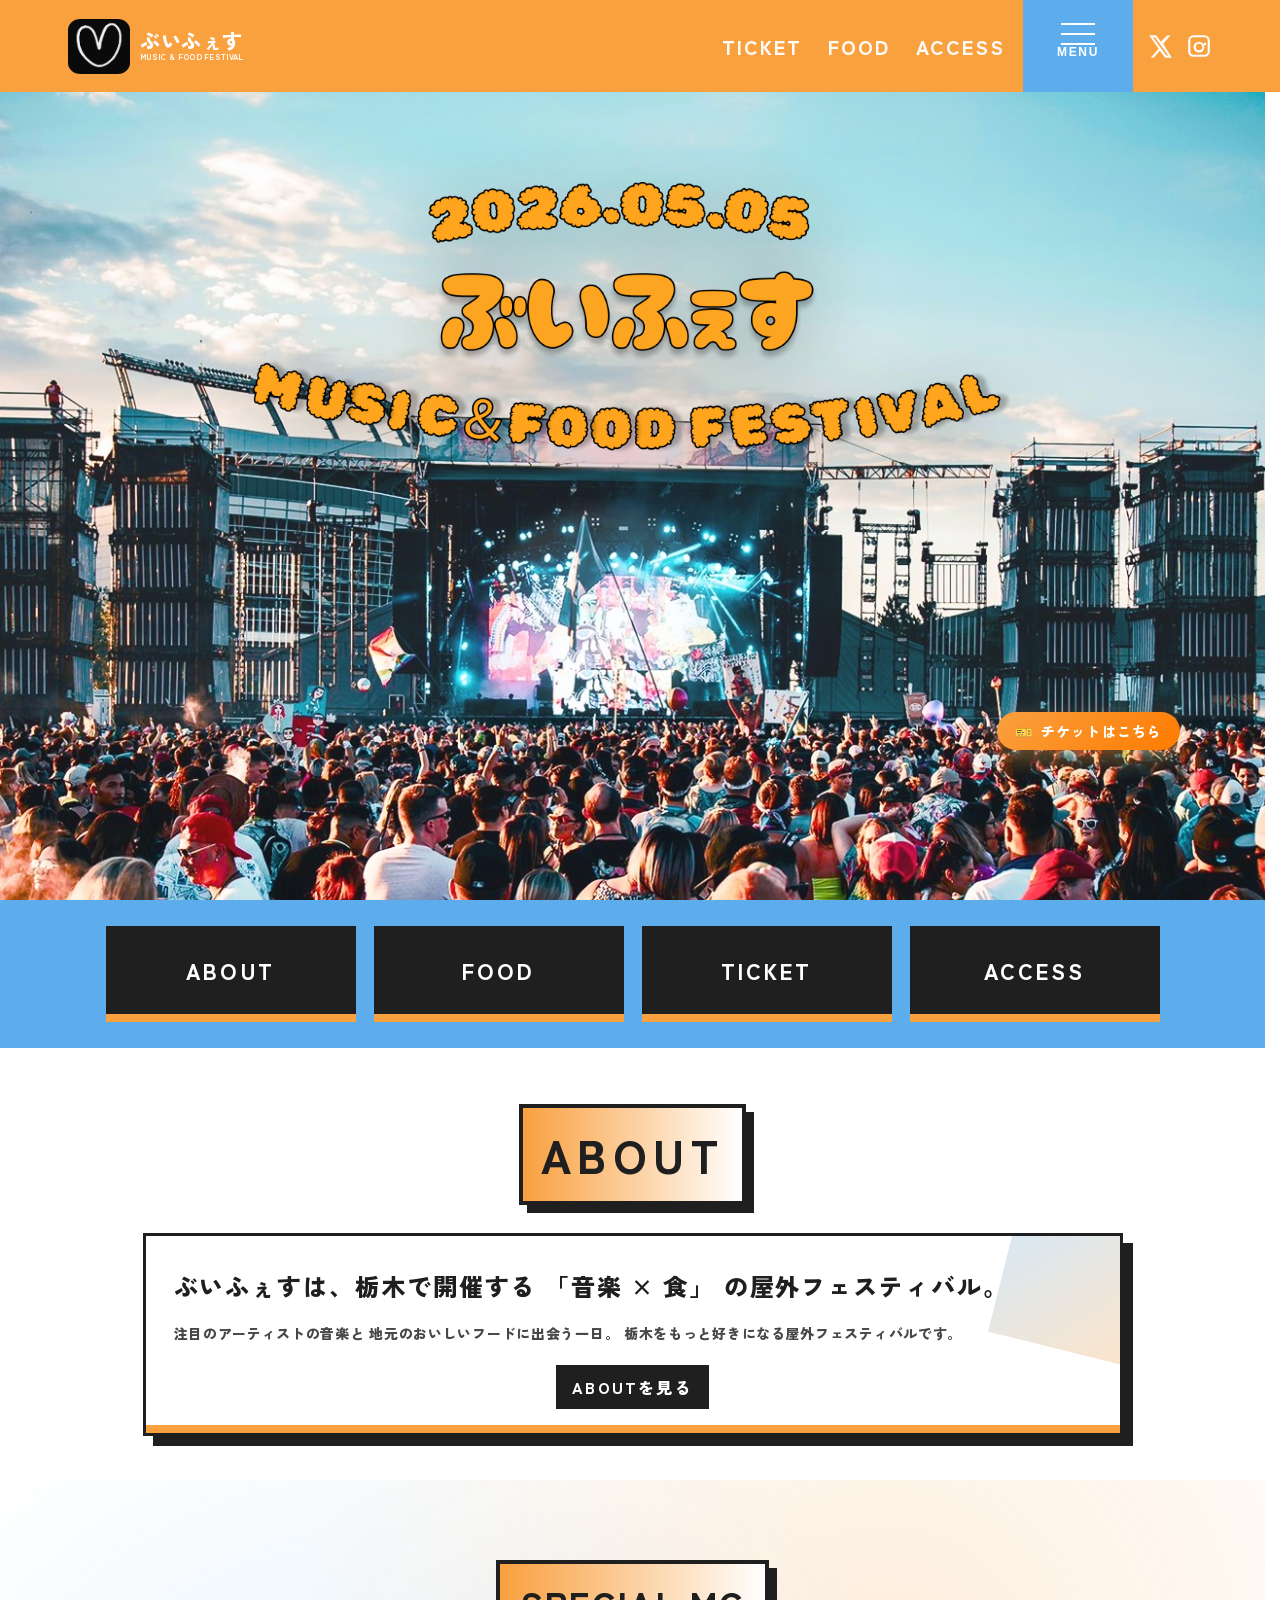
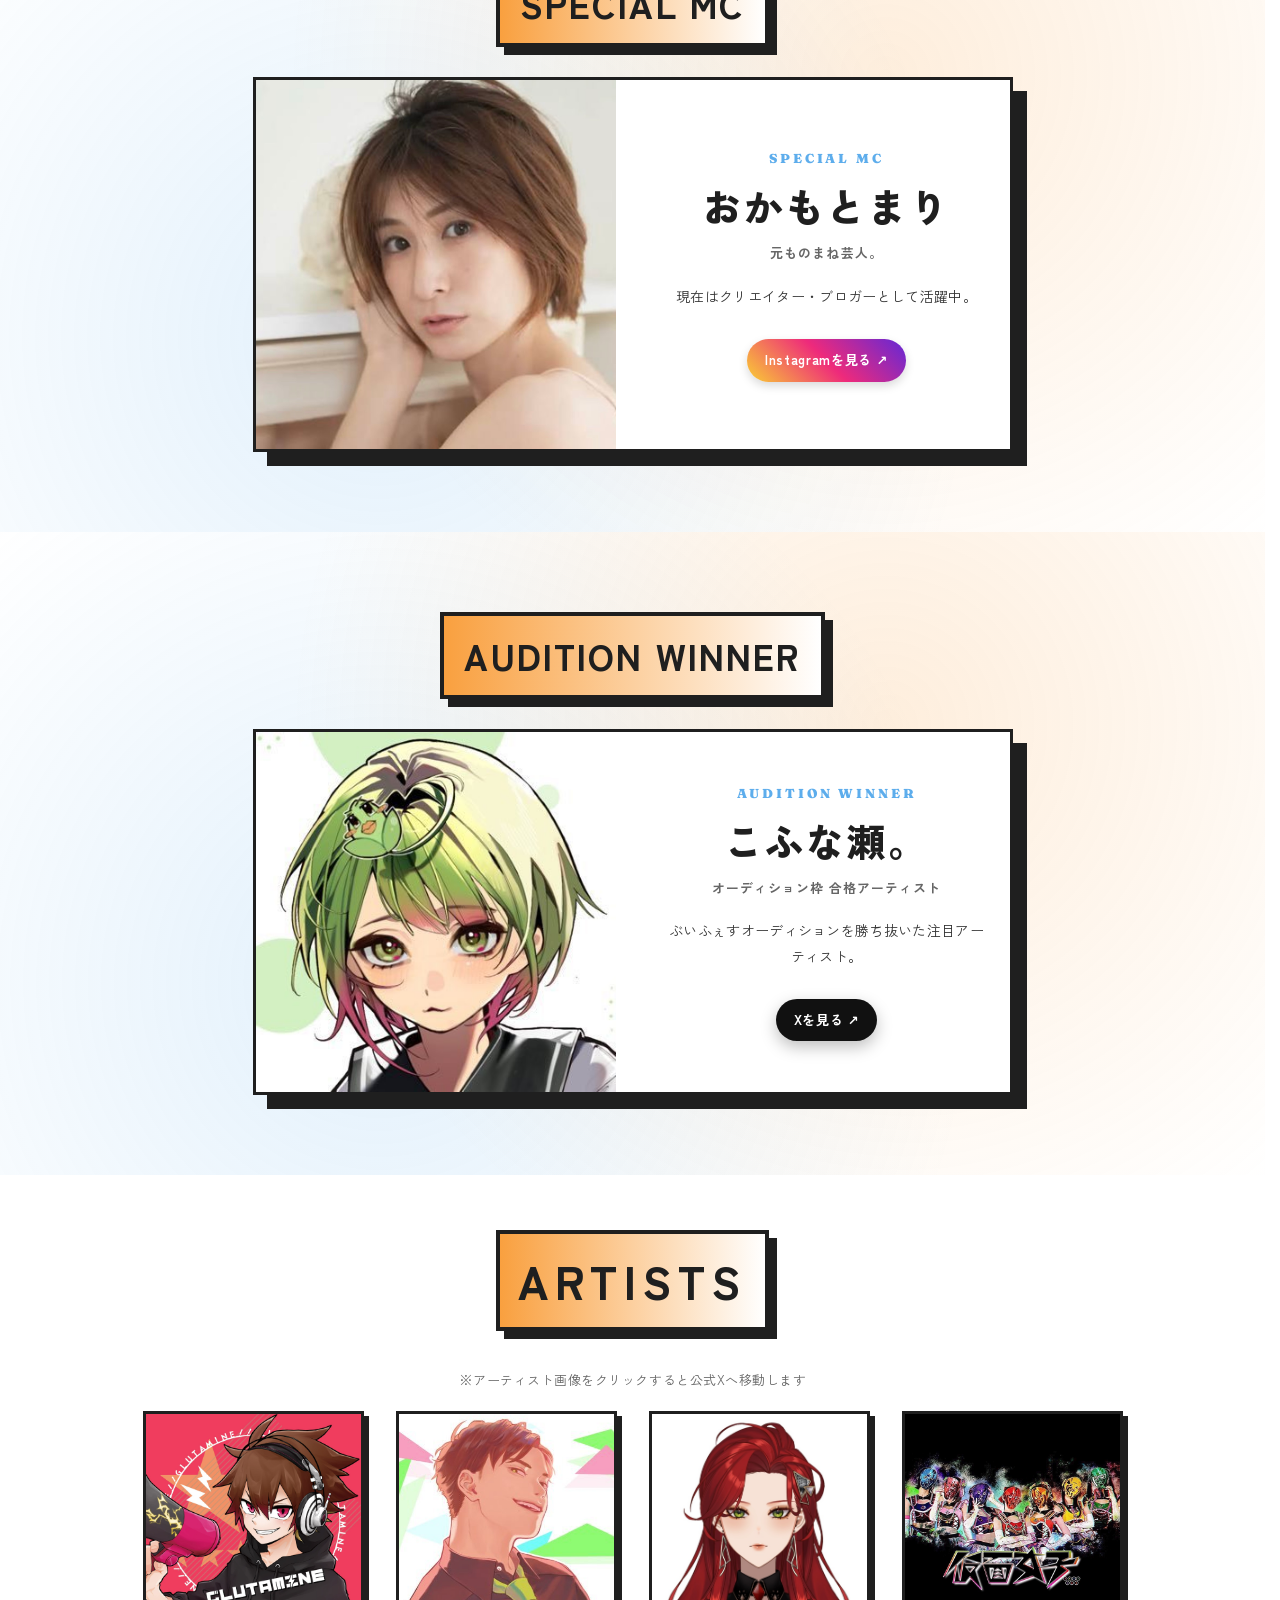
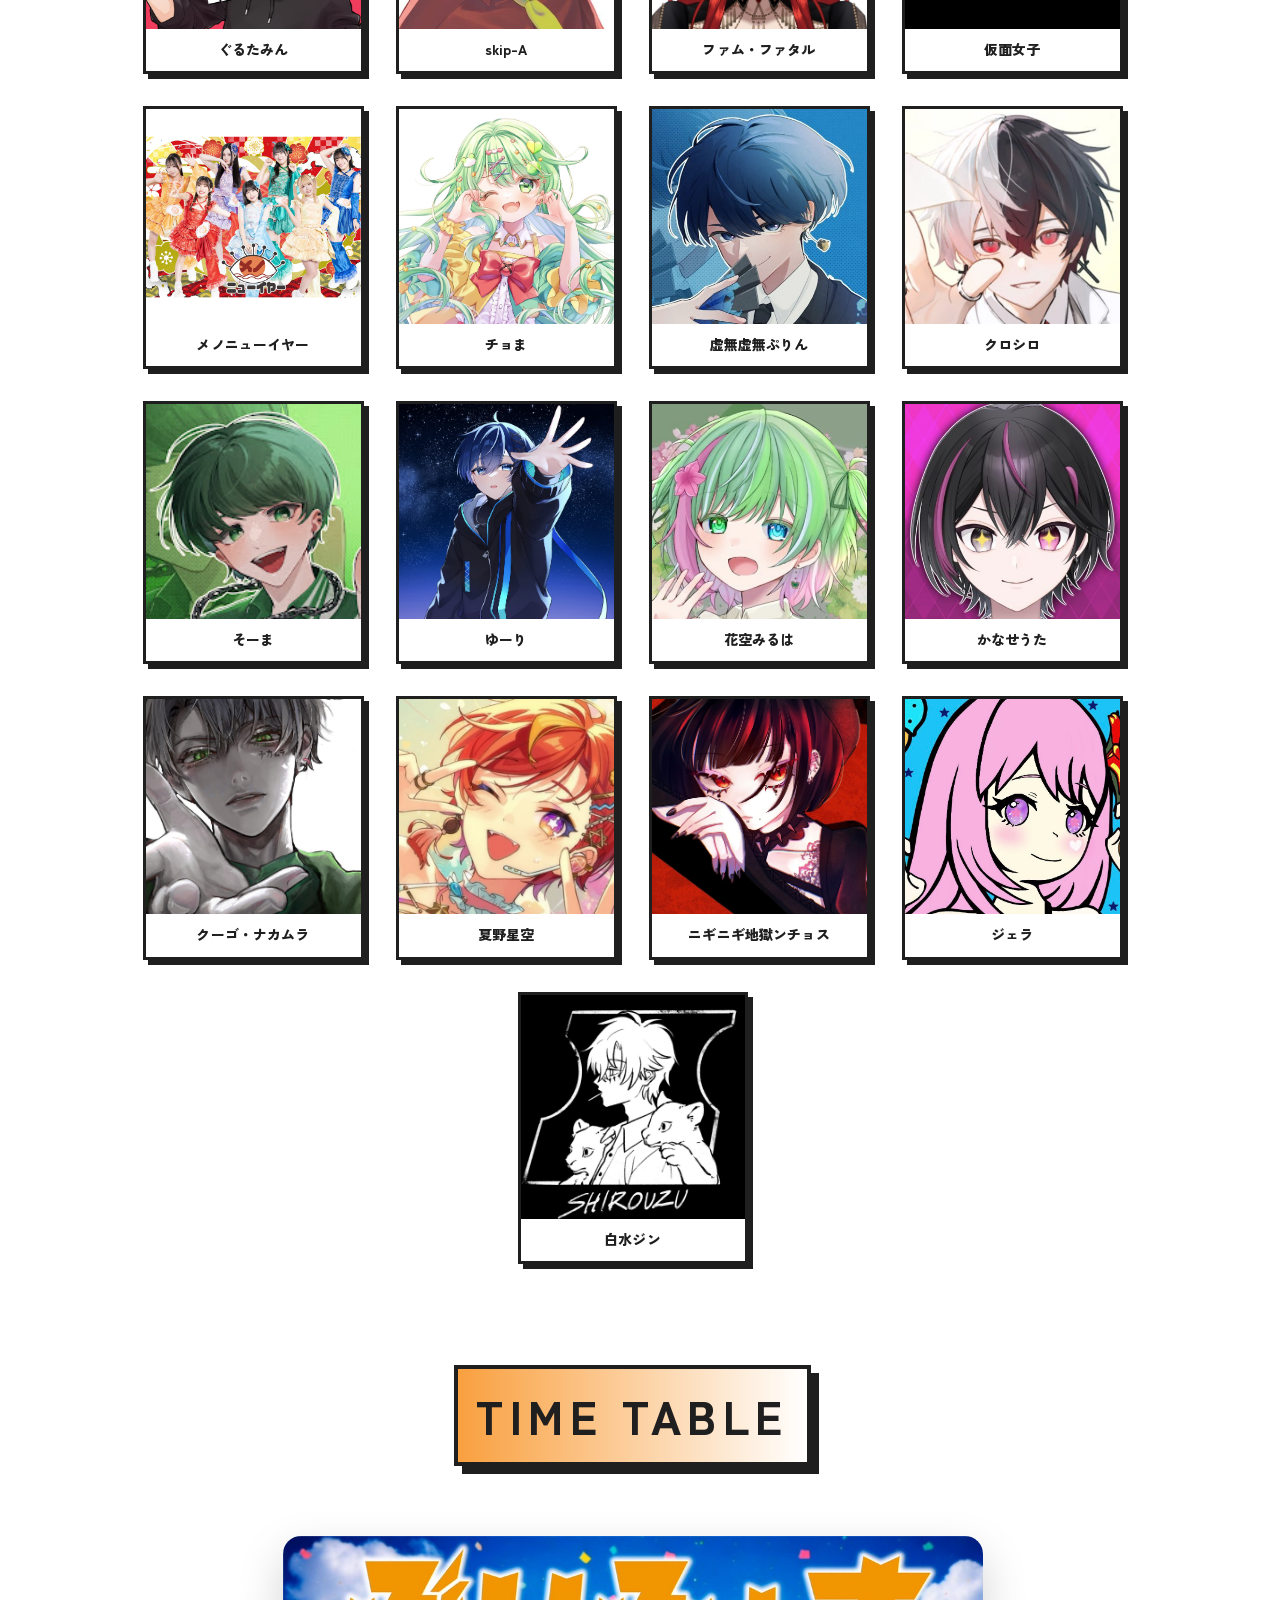
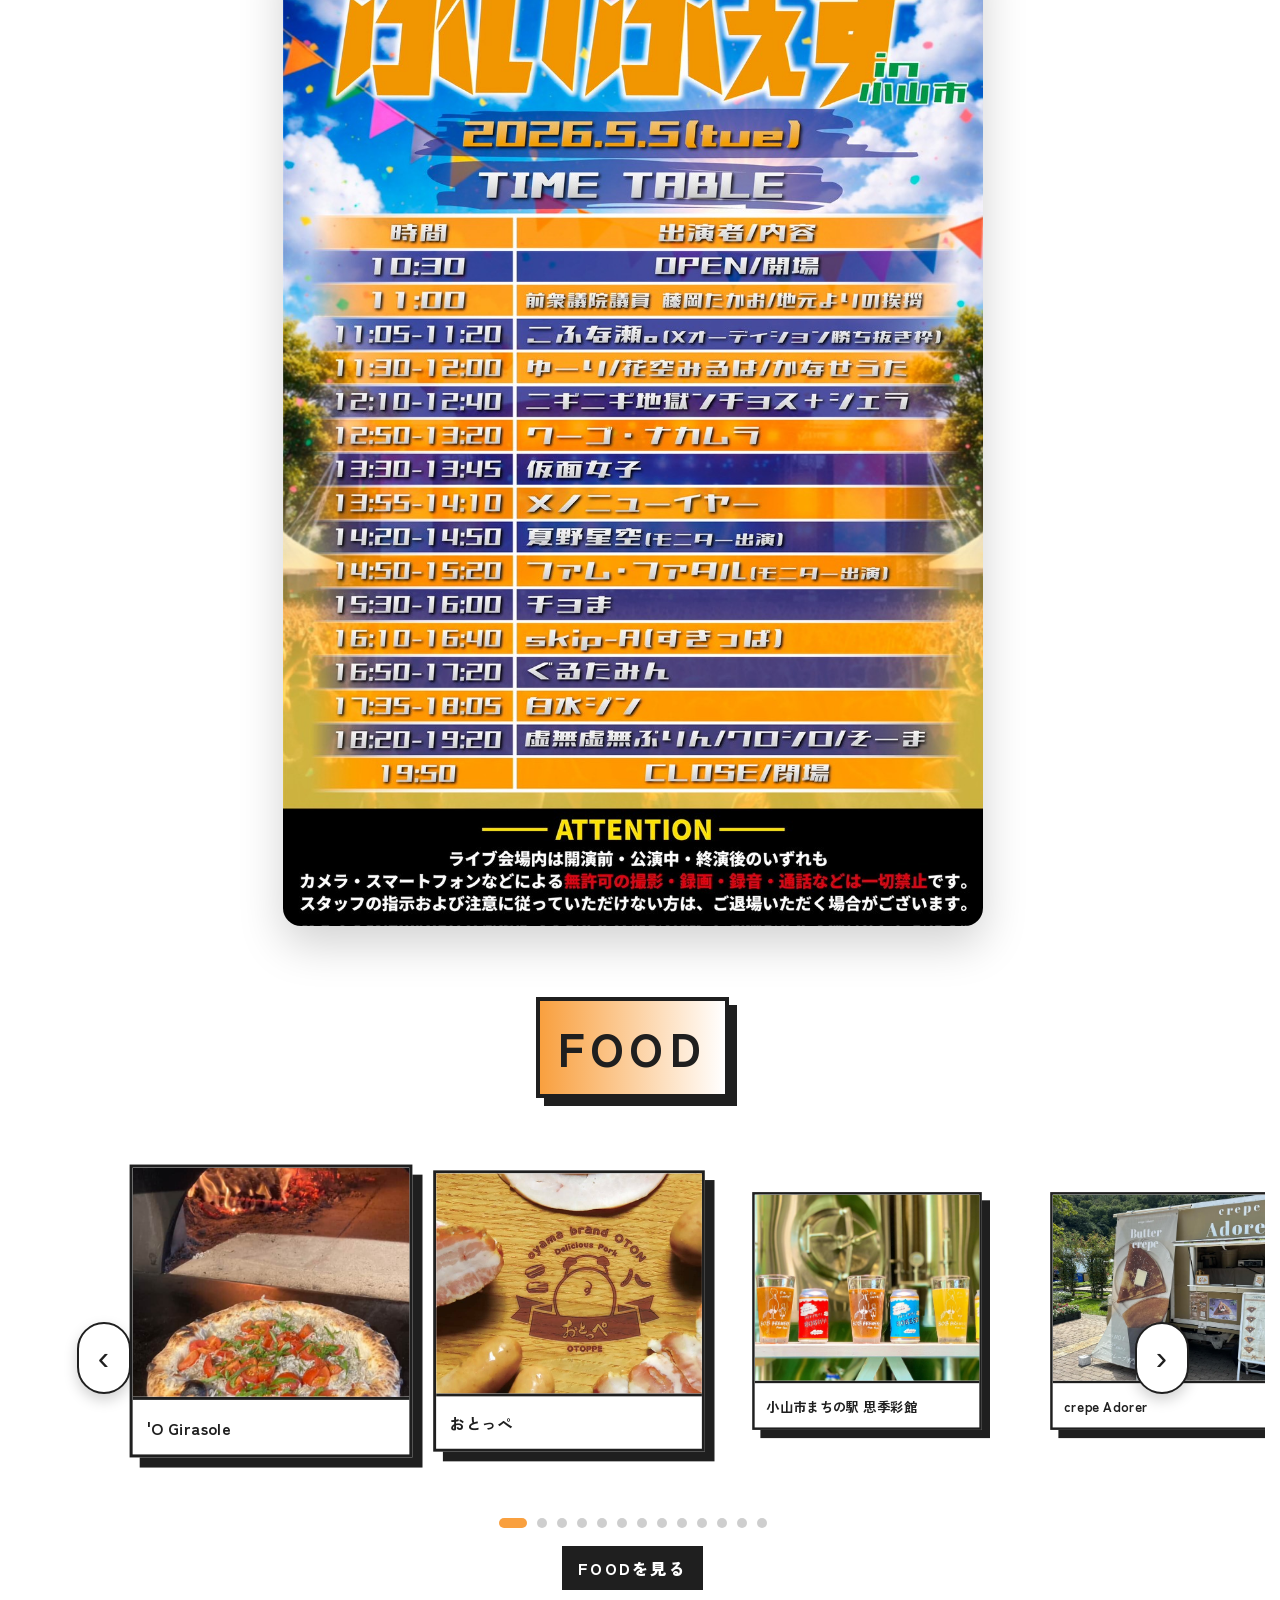
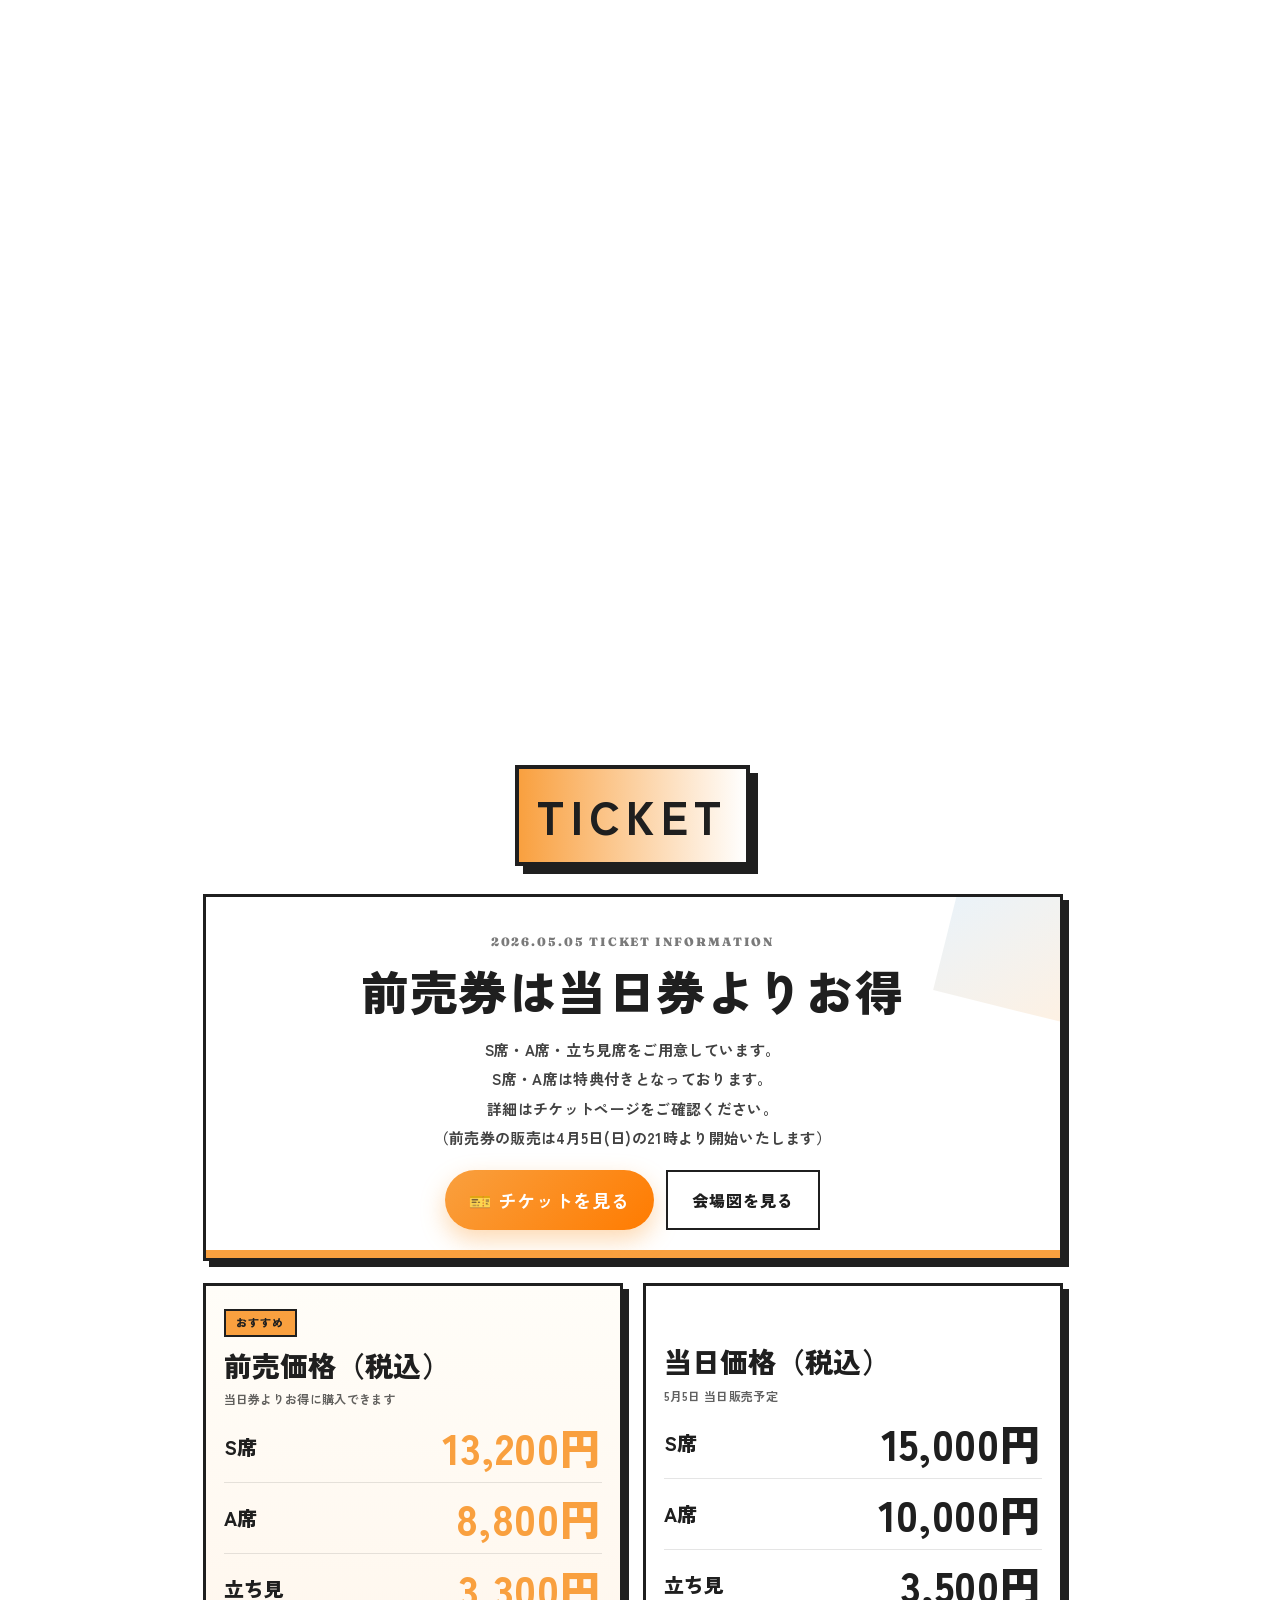
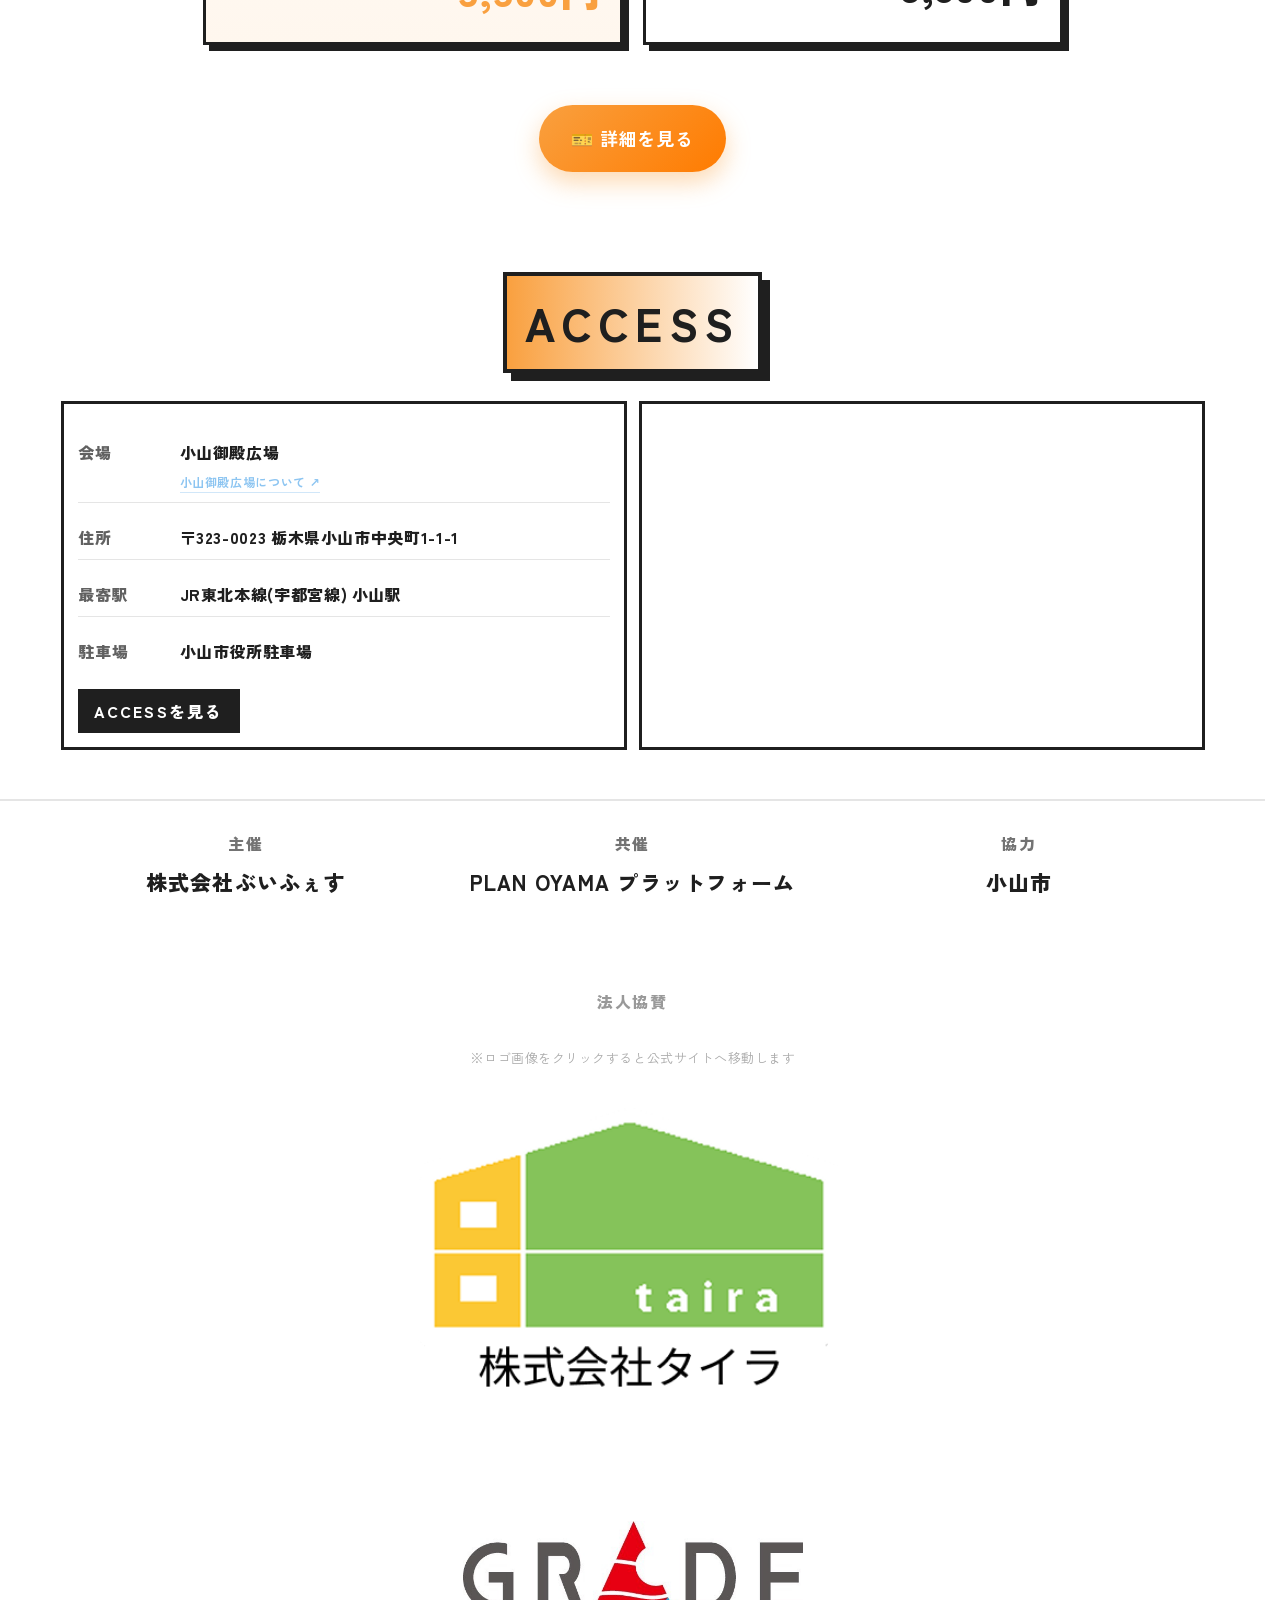
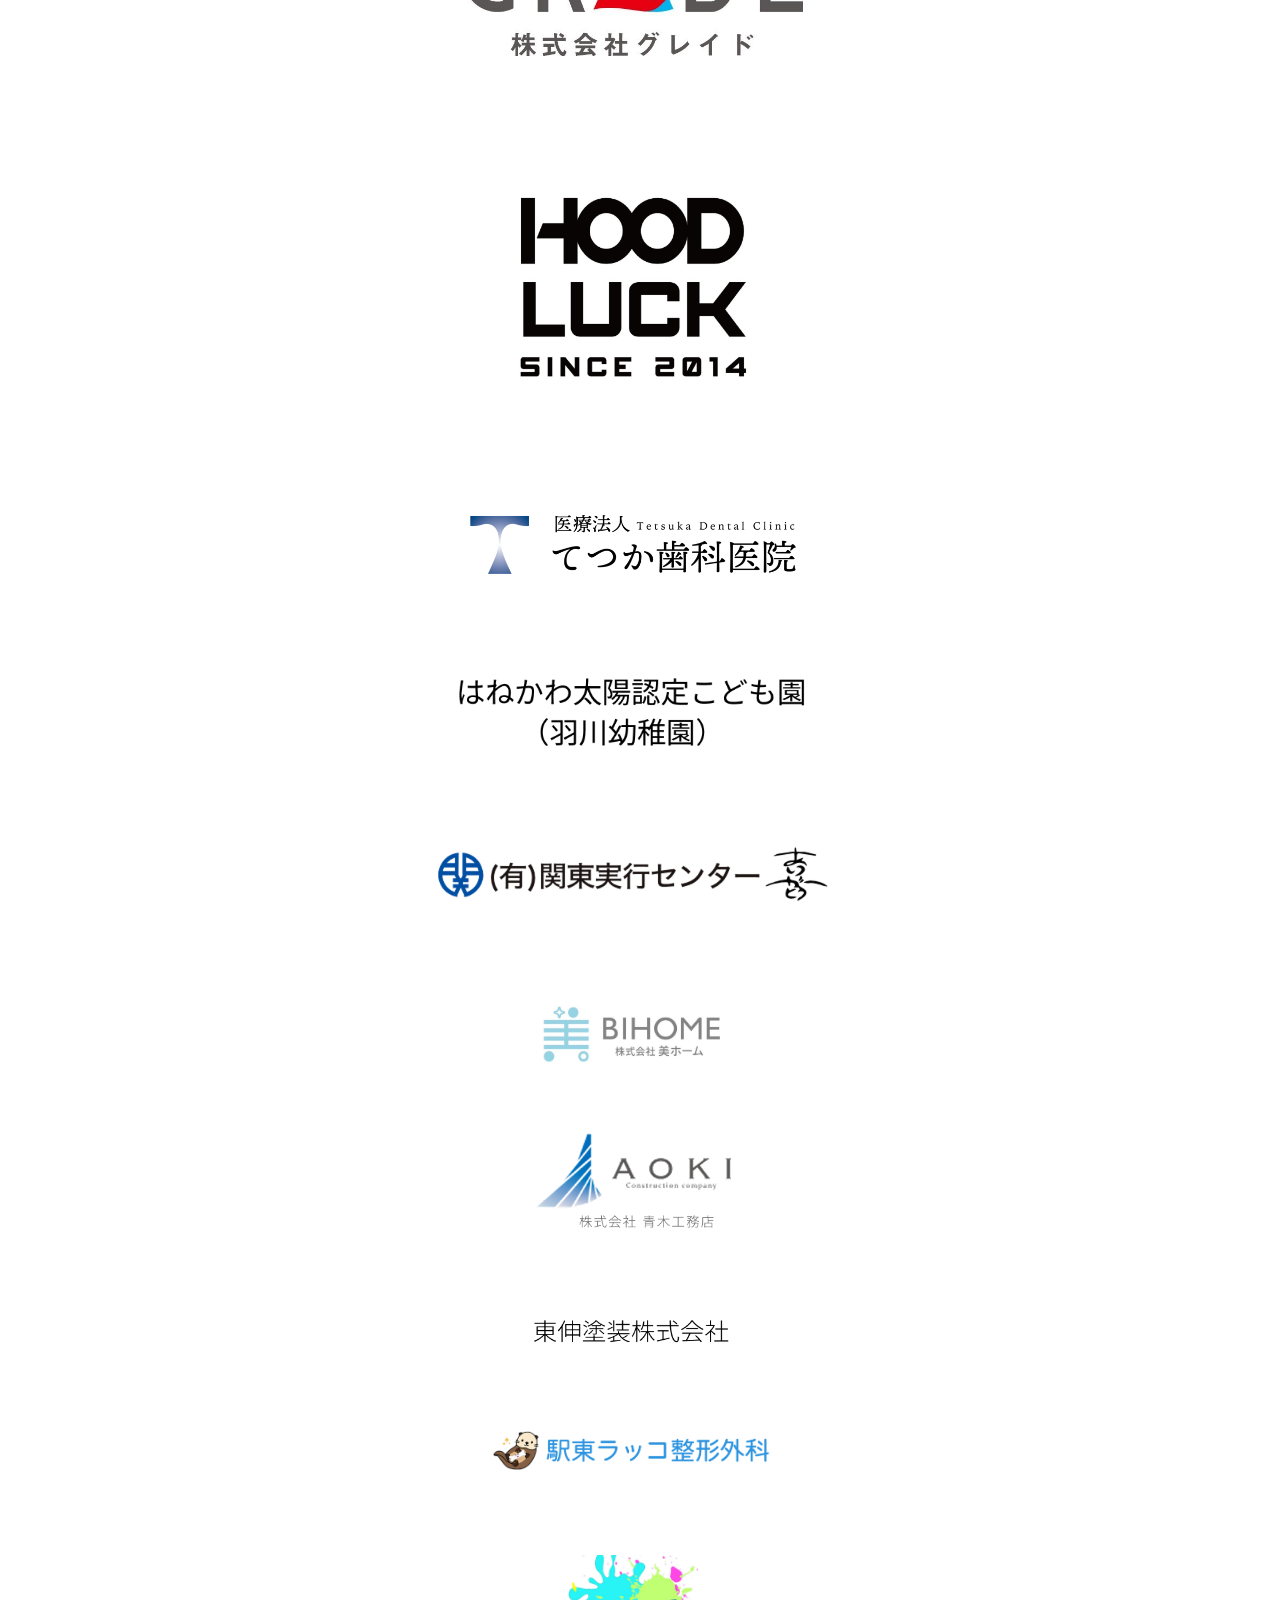
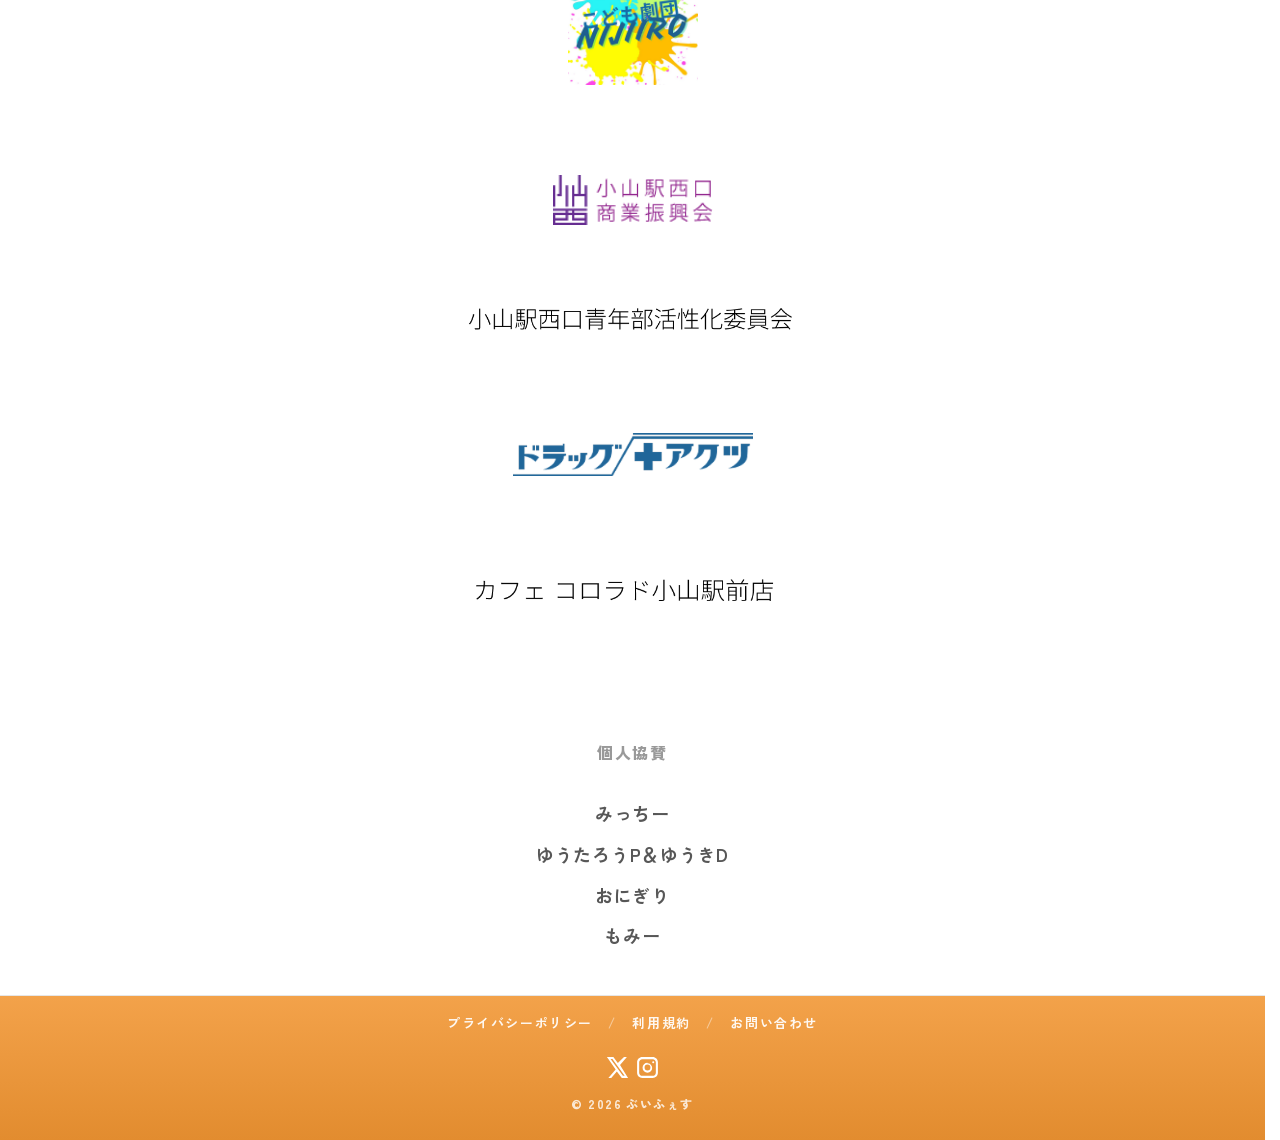
<file: index.html>
<!doctype html>
<html lang="ja">
<head>
  <meta charset="utf-8" />
  <meta name="viewport" content="width=device-width, initial-scale=1, viewport-fit=cover" />

  <title>ぶいふぇす2026｜栃木県小山市の音楽フェス・グルメイベント | VFES</title>
  <meta name="description" content="2026年5月5日、栃木県小山市で開催される音楽とグルメのフェス『ぶいふぇす』公式サイト。出演者・フード情報・チケット情報はこちら。">

  <link rel="icon" href="./img/builogo.jpg">
  <link rel="canonical" href="https://vfes.co.jp/">
  <link rel="stylesheet" href="./style.css?v=20260312-3">

  <!-- Google tag (gtag.js) -->
  <script async src="https://www.googletagmanager.com/gtag/js?id=G-TQM8N02W8X"></script>
  <script>
    window.dataLayer = window.dataLayer || [];
    function gtag(){dataLayer.push(arguments);}
    gtag('js', new Date());
    gtag('config', 'G-TQM8N02W8X');
  </script>

  <link rel="preconnect" href="https://fonts.googleapis.com">
  <link rel="preconnect" href="https://fonts.gstatic.com" crossorigin>
  <link href="https://fonts.googleapis.com/css2?family=Fraunces:opsz,wght@9..144,700;9..144,900&family=Zen+Kaku+Gothic+New:wght@400;700;900&display=swap" rel="stylesheet">

  <meta property="og:site_name" content="ぶいふぇす">
  <meta property="og:title" content="ぶいふぇす2026｜栃木県小山市の音楽フェス・グルメイベント | VFES">
  <meta property="og:description" content="2026年5月5日、栃木県小山市で開催される音楽とグルメのフェス『ぶいふぇす』公式サイト。出演者・フード情報・チケット情報はこちら。">
  <meta property="og:type" content="website">
  <meta property="og:url" content="https://vfes.co.jp/">
  <meta property="og:image" content="https://vfes.co.jp/img/ogp.jpg">
  <meta property="og:image:width" content="1200">
  <meta property="og:image:height" content="630">

  <meta name="twitter:card" content="summary_large_image">
  <meta name="twitter:title" content="ぶいふぇす2026｜栃木県小山市の音楽フェス・グルメイベント | VFES">
  <meta name="twitter:description" content="2026年5月5日、栃木県小山市で開催される音楽とグルメのフェス『ぶいふぇす』公式サイト。出演者・フード情報・チケット情報はこちら。">
  <meta name="twitter:image" content="https://vfes.co.jp/img/ogp.jpg">
</head>

<body>
  <div class="vfesBubbles" id="vfesBubbles"></div>

  <div class="cfLoader" id="cfLoader" aria-hidden="true">
    <div class="cfLoaderInner">
      <div class="cfLoaderLogo">ぶいふぇす</div>

      <!-- ★ 追加：くるくる -->
      <div class="cfLoaderSpinner"></div>

      <div class="cfLoaderSub">MUSIC & FOOD FESTIVAL</div>
    </div>
  </div>

  <!-- HEADER -->
  <header class="cfHeader">
    <div class="cfHeaderInner">
      <a class="cfLogo" href="./index.html" aria-label="トップへ">
        <img
          src="./img/builogo.jpg"
          alt="ぶいふぇす ロゴ"
          class="cfLogoImg"
          loading="lazy"
        >
        <span class="cfLogoText">
          <span class="cfLogoMain">ぶいふぇす</span>
          <span class="cfLogoSub">MUSIC & FOOD FESTIVAL</span>
        </span>
      </a>

      <nav class="cfNav" aria-label="グローバルナビ">
        <a href="./tickets.html">TICKET</a>
        <!-- <a href="./artists.html">ARTISTS</a> -->
        <a href="./food.html">FOOD</a>
        <a href="./access.html">ACCESS</a>
      </nav>

      <button class="cfMenuBtn" id="menuBtn" aria-label="メニュー" aria-expanded="false">
        <span class="cfMenuIcon" aria-hidden="true"></span>
        <span class="cfMenuText">MENU</span>
      </button>

      <!-- X -->
      <a class="cfHeaderX" href="https://x.com/vfes_official_" target="_blank" rel="noopener" aria-label="ぶいふぇす公式X">
        <span class="cfXIcon" aria-hidden="true">
          <svg viewBox="0 0 24 24" width="22" height="22" fill="currentColor">
            <path d="M18.244 2H21l-6.56 7.497L22.154 22h-6.037l-4.728-6.184L5.98 22H3.22l7.016-8.017L1.846 2h6.19l4.274 5.649L18.244 2Zm-1.058 18h1.673L7.128 3.895H5.334L17.186 20Z"/>
          </svg>
        </span>
      </a>

      <!-- Instagram -->
      <a class="cfHeaderInstagram"
        href="https://www.instagram.com/ke_vfes/"
        target="_blank" rel="noopener">
        <span class="cfInstaIcon" aria-hidden="true">
          <svg viewBox="0 0 24 24" width="22" height="22">
            <path d="M7 2h10a5 5 0 0 1 5 5v10a5 5 0 0 1-5 5H7a5 5 0 0 1-5-5V7a5 5 0 0 1 5-5zm10 2H7a3 3 0 0 0-3 3v10a3 3 0 0 0 3 3h10a3 3 0 0 0 3-3V7a3 3 0 0 0-3-3zm-5 4a5 5 0 1 1 0 10 5 5 0 0 1 0-10zm0 2a3 3 0 1 0 0 6 3 3 0 0 0 0-6zm5.5-.9a1.1 1.1 0 1 1 0 2.2 1.1 1.1 0 0 1 0-2.2z"/>
          </svg>
        </span>
        <span class="cfInstaText">Instagram</span>
      </a>

    </div>
  </header>

  <!-- メニュー -->
  <div class="cfDrawer" id="drawer" hidden>
    <!-- <button class="cfDrawerClose" id="drawerClose" aria-label="メニューを閉じる">
      ×
    </button> -->

    <div class="cfDrawerInner">
      <a href="index.html">TOP</a>
      <a href="info.html">ABOUT</a>
      <!-- <a href="artists.html">ARTISTS</a> -->
      <a href="food.html">FOOD</a>
      <a href="tickets.html">TICKET</a>
      <a href="access.html">ACCESS</a>
      <a
        href="https://www.instagram.com/ke_vfes/"
        target="_blank"
        rel="noopener noreferrer"
        class="cfDrawerInstagram"
      >
        INSTAGRAM
      </a>
      <a
        href="https://x.com/vfes_official_"
        target="_blank"
        rel="noopener noreferrer"
        class="cfDrawerX"
      >
        X
      </a>
    </div>
  </div>

  <!-- HERO -->
  <main>
    <section class="cfHero" aria-label="トップビジュアル">
      <h1 class="sr-only">
        ぶいふぇす | MUSIC & FOOD FESTIVAL | 2026.05.05
      </h1>

      <div class="heroBg" aria-hidden="true"></div>

      <div class="heroLogoArea">
        <img
          class="heroLogoImg"
          src="./img/vfes-toplogo4.png"
          alt="Vfes MUSIC & FOOD FESTIVAL 2026.05.05"
          loading="lazy"
        />
      </div>
    </section>

    <!-- タイル（下層ページへ） -->
    <section class="cfTilesBand">
      <div class="cfTiles" aria-label="コンテンツ">
          <a class="tile" href="./info.html"><span>ABOUT</span></a>
          <!-- <a class="tile" href="./artists.html"><span>ARTISTS</span></a> -->
          <a class="tile" href="./food.html"><span>FOOD</span></a>
          <a class="tile" href="./tickets.html"><span>TICKET</span></a>
          <a class="tile" href="./access.html"><span>ACCESS</span></a>
      </div>
    </section>
      
    <!-- ABOUT (Top short) -->
    <section class="cfSection cfTopAbout reveal" aria-label="ぶいふぇすについて">
      <h2 class="cfSectionTitle">ABOUT</h2>

      <div class="cfWrap">
        <div class="cfTopAboutBox">
          <p class="cfTopAboutLead">
            ぶいふぇすは、栃木で開催する
            <span class="nobr">「音楽 × 食」</span> の屋外フェスティバル。
          </p>

          <p class="cfTopAboutText">
            注目のアーティストの音楽と
            地元のおいしいフードに出会う一日。

            栃木をもっと好きになる屋外フェスティバルです。
          </p>

          <div class="cfTopAboutBtns">
            <a class="cfBtn" href="./info.html">ABOUTを見る</a>
          </div>
        </div>
      </div>
    </section>

    <!-- SPECIAL MC -->
    <section class="cfSection cfSpecialMc reveal" aria-label="特別MC">
      <h2 class="cfSectionTitle">SPECIAL MC</h2>

      <div class="cfWrap">
        <div class="cfSpecialMcCard">
          <div class="cfSpecialMcThumb">
            <img
              src="./img/okamotomari.jpg"
              alt="おかもとまり"
              loading="lazy"
            >
          </div>

          <div class="cfSpecialMcBody">
            <p class="cfSpecialMcLabel">SPECIAL MC</p>
            <h3 class="cfSpecialMcName">おかもとまり</h3>
            <p class="cfSpecialMcRole">元ものまね芸人。</p>
            <p class="cfSpecialMcDesc">現在はクリエイター・ブロガーとして活躍中。</p>

            <a 
              href="https://www.instagram.com/okamotomari1213/"
              target="_blank"
              rel="noopener noreferrer"
              class="cfInstaBtn"
            >
              Instagramを見る ↗
            </a>
          </div>
        </div>
      </div>
    </section>

    <!-- AUDITION WINNER -->
    <section class="cfSection cfSpecialMc reveal" aria-label="オーディションウィナー">
      <h2 class="cfSectionTitle">AUDITION WINNER</h2>

      <div class="cfWrap">
        <div class="cfSpecialMcCard cfSpecialMcCard--audition">
          <div class="cfSpecialMcThumb">
            <img
              src="./img/artists/kohunase.jpg"
              alt="こふな瀬。"
              loading="lazy"
            >
          </div>

          <div class="cfSpecialMcBody">
            <p class="cfSpecialMcLabel cfSpecialMcLabel--audition">AUDITION WINNER</p>
            <h3 class="cfSpecialMcName">こふな瀬。</h3>
            <p class="cfSpecialMcRole">オーディション枠 合格アーティスト</p>
            <p class="cfSpecialMcDesc">ぶいふぇすオーディションを勝ち抜いた注目アーティスト。</p>

            <a 
              href="https://x.com/kofunase_"
              target="_blank"
              rel="noopener noreferrer"
              class="cfInstaBtn cfInstaBtn--x"
            >
              Xを見る ↗
            </a>
          </div>
        </div>
      </div>
    </section>

    <!-- ARTIST -->
    <section class="cfSection reveal" id="artist" aria-label="出演アーティスト">
      <h2 class="cfSectionTitle">ARTISTS</h2>

      <div class="cfWrap">

      <p class="cfArtistLead">
        ※アーティスト画像をクリックすると公式Xへ移動します
      </p>

      <div class="cfArtistsGrid">

      <a class="cfArtistCard" href="https://x.com/glutamine_music" target="_blank" rel="noopener noreferrer" aria-label="ぐるたみん">
        <div class="cfArtistThumb">
          <img src="./img/artists/glutamin1.jpg" alt="ぐるたみん" loading="lazy">
        </div>
        <div class="cfArtistBody">
          <h3 class="cfArtistName">ぐるたみん</h3>
        </div>
      </a>

      <a class="cfArtistCard" href="https://x.com/skip_A_official" target="_blank" rel="noopener noreferrer" aria-label="skip-A">
        <div class="cfArtistThumb">
          <img src="./img/artists/skip-a.jpg" alt="skip-A" loading="lazy">
        </div>
        <div class="cfArtistBody">
          <h3 class="cfArtistName">skip-A</h3>
        </div>
      </a>

      <a class="cfArtistCard" href="https://x.com/femme_fatale777" target="_blank" rel="noopener noreferrer" aria-label="ファム・ファタル">
        <div class="cfArtistThumb">
          <img src="./img/artists/femmefatal.jpg" alt="ファム・ファタル" loading="lazy">
        </div>
        <div class="cfArtistBody">
          <h3 class="cfArtistName">ファム・ファタル</h3>
        </div>
      </a>

      <a class="cfArtistCard" href="https://x.com/AliceProject_mb" target="_blank" rel="noopener noreferrer" aria-label="仮面女子">
        <div class="cfArtistThumb">
          <img src="./img/artists/kamenjoshi.png" alt="仮面女子" loading="lazy">
        </div>
        <div class="cfArtistBody">
          <h3 class="cfArtistName">仮面女子</h3>
        </div>
      </a>

      <a class="cfArtistCard cfArtistCard--contain" href="https://x.com/menonew_senden" target="_blank" rel="noopener noreferrer" aria-label="メノニューイヤー">
        <div class="cfArtistThumb cfArtistThumb--contain">
          <img class="artist-menonewyear" src="./img/artists/menonewyear2.png" alt="メノニューイヤー" loading="lazy">
        </div>
        <div class="cfArtistBody">
          <h3 class="cfArtistName">メノニューイヤー</h3>
        </div>
      </a>

      <a class="cfArtistCard" href="https://x.com/Hutaba0810" target="_blank" rel="noopener noreferrer" aria-label="チョま">
        <div class="cfArtistThumb">
          <img src="./img/artists/choma.jpg" alt="チョま" loading="lazy">
        </div>
        <div class="cfArtistBody">
          <h3 class="cfArtistName">チョま</h3>
        </div>
      </a>

      <a class="cfArtistCard" href="https://x.com/puripurikk" target="_blank" rel="noopener noreferrer" aria-label="虚無虚無ぷりん">
        <div class="cfArtistThumb">
          <img src="./img/artists/kyomukyomu-purin.jpg" alt="虚無虚無ぷりん" loading="lazy">
        </div>
        <div class="cfArtistBody">
          <h3 class="cfArtistName">虚無虚無ぷりん</h3>
        </div>
      </a>

      <a class="cfArtistCard" href="https://x.com/kurosirodesu77" target="_blank" rel="noopener noreferrer" aria-label="クロシロ">
        <div class="cfArtistThumb">
          <img src="./img/artists/kuroshiro.jpg" alt="クロシロ" loading="lazy">
        </div>
        <div class="cfArtistBody">
          <h3 class="cfArtistName">クロシロ</h3>
        </div>
      </a>

      <a class="cfArtistCard" href="https://x.com/soumarap0808" target="_blank" rel="noopener noreferrer" aria-label="そーま">
        <div class="cfArtistThumb">
          <img src="./img/artists/souma.jpg" alt="そーま" loading="lazy">
        </div>
        <div class="cfArtistBody">
          <h3 class="cfArtistName">そーま</h3>
        </div>
      </a>

      <a class="cfArtistCard" href="https://x.com/Yurideeesu___" target="_blank" rel="noopener noreferrer" aria-label="ゆーり">
        <div class="cfArtistThumb">
          <img src="./img/artists/yuri.jpeg" alt="ゆーり" loading="lazy">
        </div>
        <div class="cfArtistBody">
          <h3 class="cfArtistName">ゆーり</h3>
        </div>
      </a>

      <a class="cfArtistCard" href="https://x.com/Miruha_Hanasora" target="_blank" rel="noopener noreferrer" aria-label="花空みるは">
        <div class="cfArtistThumb">
          <img src="./img/artists/miruha-hanasora.jpg" alt="花空みるは" loading="lazy">
        </div>
        <div class="cfArtistBody">
          <h3 class="cfArtistName">花空みるは</h3>
        </div>
      </a>

      <a class="cfArtistCard" href="https://x.com/uta_kanase" target="_blank" rel="noopener noreferrer" aria-label="かなせうた">
        <div class="cfArtistThumb">
          <img src="./img/artists/kanaseuta.jpg" alt="かなせうた" loading="lazy">
        </div>
        <div class="cfArtistBody">
          <h3 class="cfArtistName">かなせうた</h3>
        </div>
      </a>

      <a class="cfArtistCard" href="https://x.com/95nkmr_" target="_blank" rel="noopener noreferrer" aria-label="クーゴ・ナカムラ">
        <div class="cfArtistThumb">
          <img src="./img/artists/kugo-nakamura.jpg" alt="クーゴ・ナカムラ" class="artist-wide" loading="lazy">
        </div>
        <div class="cfArtistBody">
          <h3 class="cfArtistName">クーゴ・ナカムラ</h3>
        </div>
      </a>

      <a class="cfArtistCard" href="https://x.com/hoshizora_620" target="_blank" rel="noopener noreferrer" aria-label="夏野星空">
        <div class="cfArtistThumb">
          <img src="./img/artists/natunohosizora.jpeg" alt="夏野星空" loading="lazy">
        </div>
        <div class="cfArtistBody">
          <h3 class="cfArtistName">夏野星空</h3>
        </div>
      </a>

            <a class="cfArtistCard" href="https://x.com/nigi2hellnchos" target="_blank" rel="noopener noreferrer" aria-label="ニギニギ地獄ンチョス">
        <div class="cfArtistThumb">
          <img src="./img/artists/niginigi2.jpg" alt="ニギニギ地獄ンチョス" loading="lazy">
        </div>
        <div class="cfArtistBody">
          <h3 class="cfArtistName">ニギニギ地獄ンチョス</h3>
        </div>
      </a>

      <a class="cfArtistCard" href="https://x.com/jera_rae" target="_blank" rel="noopener noreferrer" aria-label="ジェラ">
        <div class="cfArtistThumb">
          <img src="./img/artists/jera.jpg" alt="ジェラ" class="artist-jera" loading="lazy">
        </div>
        <div class="cfArtistBody">
          <h3 class="cfArtistName">ジェラ</h3>
        </div>
      </a>

      <a class="cfArtistCard cfArtistCard--last" href="https://x.com/Ging_singer" target="_blank" rel="noopener noreferrer" aria-label="白水ジン">
        <div class="cfArtistThumb">
          <img src="./img/artists/shirozu-jin.jpg" alt="白水ジン" loading="lazy">
        </div>
        <div class="cfArtistBody">
          <h3 class="cfArtistName">白水ジン</h3>
        </div>
      </a>

    </div>


        <!-- <p class="cfAndMore">and more...</p> -->

        <!-- <div class="cfArtistTopCta">
          <a class="cfBtn" href="./artists.html">ARTISTSを見る</a>
        </div> -->
      </div>
    </section>


    <section class="cfSection reveal" id="timetable" aria-label="タイムテーブル">
      <h2 class="cfSectionTitle">TIME TABLE</h2>

      <div class="cfWrap">
        <div class="cfTimetableBox">
          <img
            src="./img/buifes-timetable.jpeg"
            alt="ぶいふぇす2026 タイムテーブル"
            class="cfTimetableImg"
            loading="lazy"
          >
        </div>
      </div>
    </section>

    <!-- FOOD (Top) -->
    <section id="food" class="cfSection reveal" aria-label="フード出店">
      <h2 class="cfSectionTitle">FOOD</h2>

      <div class="cfFoodTop">

        <!-- Carousel -->
    <div class="cfCarousel" id="foodCarousel" aria-label="FOOD 出店一覧（カルーセル）">
      <button class="cfCarBtn is-prev" type="button" aria-label="前へ">‹</button>

      <div class="cfCarViewport" id="foodCarViewport">
        <div class="cfCarTrack" id="foodCarTrack">
          <!-- ここは「a.cfFoodTopCard」をそのまま並べればOK -->
          <div class="cfFoodTopCard" href="./food.html#girasole" aria-label="Pizzeria Bar O Girasole">
            <div class="cfFoodTopThumb">
              <img src="./img/food/girasole-pizza.jpg" alt="Pizzeria Bar O Girasole" loading="lazy">
            </div>
            <div class="cfFoodTopName">'O Girasole</div>
          </div>

          <div class="cfFoodTopCard" href="./food.html#otoppe" aria-label="おとっぺ">
            <div class="cfFoodTopThumb">
              <img src="./img/food/otoppe.jpg" alt="おとっぺ" loading="lazy">
            </div>
            <div class="cfFoodTopName">おとっぺ</div>
          </div>

          <div class="cfFoodTopCard" href="./food.html#shikisaikan" aria-label="思季彩館">
            <div class="cfFoodTopThumb">
              <img src="./img/food/sikisaikan.jpg" alt="思季彩館" loading="lazy">
            </div>
            <div class="cfFoodTopName">
              小山市まちの駅 <span class="nobr">思季彩館</span>
            </div>
          </div>

          <div class="cfFoodTopCard" href="./food.html#adorer" aria-label="crepe Adorer">
            <div class="cfFoodTopThumb">
              <img src="./img/food/crepe-adorer.jpg" alt="crepe Adorer" loading="lazy">
            </div>
            <div class="cfFoodTopName">crepe Adorer</div>
          </div>

          <div class="cfFoodTopCard" href="./food.html#eazy" aria-label="EAZY PIZZA">
            <div class="cfFoodTopThumb">
              <img src="./img/food/eazy-pizza2.jpg" alt="EAZY PIZZA" loading="lazy">
            </div>
            <div class="cfFoodTopName">EAZY PIZZA</div>
          </div>

          <div class="cfFoodTopCard" href="./food.html#careno" aria-label="カレのカレー（小山カレー小山カレー）">
            <div class="cfFoodTopThumb">
              <img src="./img/food/careno-curry.jpg" alt="カレのカレー" loading="lazy">
            </div>
            <div class="cfFoodTopName">カレのカレー</div>
          </div>

          <div class="cfFoodTopCard" href="./food.html#agopakkan" aria-label="あごぱっかーん">
            <div class="cfFoodTopThumb">
              <img src="./img/food/agopakkan.jpg" alt="あごぱっかーん" loading="lazy">
            </div>
            <div class="cfFoodTopName">あごぱっかーん</div>
          </div>

          <div class="cfFoodTopCard" href="./food.html#ichigonosato" aria-label="いちごの里ファーム">
            <div class="cfFoodTopThumb is-contain cfFoodTopThumb--ichigo">
              <img src="./img/food/ichigonosato.jpg" alt="いちごの里ファーム" loading="lazy">
            </div>
            <div class="cfFoodTopName">いちごの里ファーム</div>
          </div>

          <div class="cfFoodTopCard" href="./food.html#maruta" aria-label="酒食 まるた">
            <div class="cfFoodTopThumb">
              <img src="./img/food/maruta.jpg" alt="酒食 まるた" loading="lazy">
            </div>
            <div class="cfFoodTopName">酒食 まるた</div>
          </div>

          <div class="cfFoodTopCard" href="./food.html#usiyanosegare" aria-label="うしやのせがれ">
            <div class="cfFoodTopThumb cfFoodTopThumb--segare">
              <img src="./img/food/usiyanosegare.png" alt="うしやのせがれ" loading="lazy">
            </div>
            <div class="cfFoodTopName">うしやのせがれ</div>
          </div>

          <div class="cfFoodTopCard" href="./food.html#inase" aria-label="和処いなせ">
            <div class="cfFoodTopThumb is-contain cfFoodTopThumb--inase">
              <img src="./img/food/inase2.png" alt="和処いなせ" loading="lazy">
            </div>
            <div class="cfFoodTopName">和処いなせ</div>
          </div>

          <div class="cfFoodTopCard" href="./food.html#ai" aria-label="藍">
            <div class="cfFoodTopThumb cfFoodTopThumb--ao">
              <img src="./img/food/ao2.jpg" alt="藍" loading="lazy">
            </div>
            <div class="cfFoodTopName">藍</div>
          </div>

          <div class="cfFoodTopCard" href="./food.html#ippinkou" aria-label="一品香">
            <div class="cfFoodTopThumb cfFoodTopThumb--ippinkou">
            <img
              src="./img/food/ippinkou3.png"
              alt="一品香"
              class="cfFoodImg--ippinkou"
              loading="lazy"
            >
          </div>
          <div class="cfFoodTopName">一品香 小山店</div>
        </div>
      </div>

      <button class="cfCarBtn is-next" type="button" aria-label="次へ">›</button>
    </div>

    <div class="cfCarDots" id="foodCarDots" aria-label="フードスライドの現在位置"></div>

      <!-- <p class="cfAndMore">and more...</p> -->

      <div class="cfFoodTopCta">
        <a class="cfBtn" href="./food.html">FOODを見る</a>
      </div>
      </div>
    </section>

        <!-- ONLINE ARCHIVE -->
    <section class="cfSection reveal" id="archive" aria-label="オンライン配信アーカイブ">
      <h2 class="cfSectionTitle">ONLINE ARCHIVE</h2>

      <div class="cfWrap">
        <div class="cfArchiveBox">
          <p class="cfArchiveSub">ツイキャスプレミア配信</p>
          <h3 class="cfArchiveTitle">ぶいふぇす2026<br class="spOnly">現地中継アーカイブ販売中</h3>
          <p class="cfArchiveText">
            当日のライブ配信アーカイブをオンラインでご覧いただけます。<br>
            視聴期限は5月19日までとなっております。
          </p>

          <a
            class="cfArchiveBtn"
            href="https://premier.twitcasting.tv/g:110877608915130607115/shopcart/432135"
            target="_blank"
            rel="noopener noreferrer"
          >
            配信アーカイブを見る
          </a>
        </div>
      </div>
    </section>

    <!-- TICKET -->
    <section class="cfSection reveal" id="ticket" aria-label="チケット">
      <h2 class="cfSectionTitle">TICKET</h2>

      <div class="cfWrap">
        <div class="topTicketStack">
          <div class="topTicketHeroWide">
            <p class="topTicketHeroSub">2026.05.05 TICKET INFORMATION</p>
            <h3 class="topTicketHeroTitle">前売券は当日券よりお得</h3>
            <p class="topTicketHeroLead">
              S席・A席・立ち見席をご用意しています。<br>
              S席・A席は特典付きとなっております。<br>詳細はチケットページをご確認ください。<br>
              （前売券の販売は4月5日(日)の21時より開始いたします）
            </p>

            <div class="topTicketHeroBtns">
              <a class="ticketMainBtn" href="/tickets.html" rel="noopener noreferrer">
              🎫 チケットを見る
            </a>
              <a class="cfBtnOutline" href="./tickets.html#seatmap">会場図を見る</a>
            </div>
          </div>

          <div class="topTicketPriceGrid">
            <div class="topTicketPriceCard topTicketPriceCard--advance">
              <div class="topTicketPriceHead">
                <span class="topTicketPriceBadge">おすすめ</span>
                <h4>前売価格（税込）</h4>
                <p>当日券よりお得に購入できます</p>
              </div>

              <div class="topTicketPriceRows">
                <div class="topTicketPriceRow">
                  <span>S席</span>
                  <strong>13,200円</strong>
                </div>
                <div class="topTicketPriceRow">
                  <span>A席</span>
                  <strong>8,800円</strong>
                </div>
                <div class="topTicketPriceRow">
                  <span>立ち見</span>
                  <strong>3,300円</strong>
                </div>
              </div>
            </div>

            <div class="topTicketPriceCard topTicketPriceCard--day">
              <div class="topTicketPriceHead">
                <h4>当日価格（税込）</h4>
                <p>5月5日 当日販売予定</p>
              </div>

              <div class="topTicketPriceRows">
                <div class="topTicketPriceRow">
                  <span>S席</span>
                  <strong>15,000円</strong>
                </div>
                <div class="topTicketPriceRow">
                  <span>A席</span>
                  <strong>10,000円</strong>
                </div>
                <div class="topTicketPriceRow">
                  <span>立ち見</span>
                  <strong>3,500円</strong>
                </div>
              </div>
            </div>

            <div class="topTicketPriceBtnWrap">
              <a class="ticketMainBtn" href="/tickets.html"  rel="noopener noreferrer">
              🎫 詳細を見る
            </a>
            </div>
          </div>


        </div>
      </div>
    </section>

    <!-- ACCESS -->
      <section class="cfSection reveal" id="access" aria-label="アクセス">
        <h2 class="cfSectionTitle">ACCESS</h2>

        <div class="cfWrap">
          <div class="cfAccess">
            <!-- 左：情報 -->
            <div class="cfAccessBox">
              <div class="cfMiniList">
                <div><span>会場</span><span>小山御殿広場<br><a
                class="cfAboutExternalLink"
                href="https://share.google/LtkSNGSbUxMQGxFQT"
                target="_blank"
                rel="noopener noreferrer"
              >
                小山御殿広場について ↗
              </a></span></div>
                <div><span>住所</span><span>〒323-0023 栃木県小山市中央町1-1-1</span></div>
                <div><span>最寄駅</span><span>JR東北本線(宇都宮線) 小山駅</span></div>
                <div><span>駐車場</span><span>小山市役所駐車場</span></div>
              </div>

              <a class="cfBtn" href="./access.html">ACCESSを見る</a>
            </div>

            <!-- 右：地図 -->
            <div class="cfMap">
              <iframe
                class="cfMapIframe"
                src="https://www.google.com/maps?q=小山御殿広場&output=embed"
                loading="lazy"
                referrerpolicy="no-referrer-when-downgrade"
              ></iframe>
            </div>

          </div>
        </div>
      </section>

    <!-- 主催 -->
    <section class="cfCredits reveal" aria-label="クレジット">
      <div class="cfWrap">

        <div class="cfCreditsOps">
          <div class="cfCreditItem">
            <div class="cfCreditLabel">主催</div>
            <div class="cfCreditValue">株式会社ぶいふぇす</div>
          </div>

          <div class="cfCreditItem">
            <div class="cfCreditLabel">共催</div>
            <div class="cfCreditValue">PLAN OYAMA プラットフォーム</div>
          </div>

          <div class="cfCreditItem">
            <div class="cfCreditLabel">協力</div>
            <div class="cfCreditValue">小山市</div>
          </div>
        </div>

        <div class="cfSponsorArea">




<!-- 
          <div class="cfSponsorSpecial">
            <div class="cfSponsorSubTitle">特別協賛</div>

            </div>
          </div> -->





        <div class="cfSponsorNormal">
          <!-- <div class="cfSponsorLabel">協賛</div> -->

          <div class="cfSponsorBlock">
            <div class="cfSponsorSubTitle">法人協賛</div>

            <p class="cfSponsorNote">
              ※ロゴ画像をクリックすると公式サイトへ移動します
            </p>

                          <a
                href="https://kk-taira.com/"
                target="_blank"
                rel="noopener noreferrer"
                aria-label="株式会社タイラ 公式サイト"
              >
                <img
                  src="./img/sponsor/taira.png"
                  alt="株式会社タイラ"
                  class="cfSponsorLogo cfSponsorLogo--taira"
                >
              </a>

            <a href="https://grade-co.jp/" target="_blank" rel="noopener noreferrer" aria-label="株式会社グレイド 公式サイト">
              <img
                src="./img/sponsor/grade.jpg"
                alt="株式会社グレイド"
                class="cfSponsorLogoPremium cfSponsorLogoPremium--main"
              >
            </a><br>

            <a href="https://shop.hoodluck.jp/" target="_blank" rel="noopener noreferrer" aria-label="HOOD LUCK 公式サイト">
              <img
                src="./img/sponsor/hoodluck.png"
                alt="HOOD LUCK"
                class="cfSponsorLogoPremium"
              >
            </a><br>

            <a href="https://tetsuka-dc.jp/" target="_blank" rel="noopener noreferrer" aria-label="医療法人てつか歯科医院 公式サイト">
              <img
                src="./img/sponsor/tetukasika.png"
                alt="医療法人てつか歯科医院"
                class="cfSponsorLogo cfSponsorLogo--high"
              >
            </a><br>

            <a href="https://www.hanet-kids.jp/" target="_blank" rel="noopener noreferrer" aria-label="はねかわ太陽認定こども園 公式サイト">
              <img
                src="./img/sponsor/hanekawa2.png"
                alt="はねかわ太陽認定こども園"
                class="cfSponsorLogo cfSponsorLogo--middle cfSponsorLogo--high"
              >
            </a>

            <a href="https://kantou-jc.co.jp/" target="_blank" rel="noopener noreferrer" aria-label="関東実行センター 公式サイト">
              <img
                src="./img/sponsor/kantojikkousenta.png"
                alt="関東実行センター"
                class="cfSponsorLogo cfSponsorLogo--kanto cfSponsorLogo--high"
              >
            </a>

            <a href="https://bi-home.jp/" target="_blank" rel="noopener noreferrer" aria-label="株式会社 美ホーム 公式サイト">
              <img
                src="./img/sponsor/behome.jpg"
                alt="株式会社 美ホーム"
                class="cfSponsorLogo cfSponsorLogo--small cfSponsorLogo--behome"
              >
            </a><br>

            <div class="cfSponsorTextList cfSponsorTextList--company">
              
              <a
                href="https://aokikoumuten.co.jp/"
                target="_blank"
                rel="noopener noreferrer"
                class="cfSponsorTextLink cfSponsorTextLink--logo"
                aria-label="株式会社 青木工務店 公式サイト"
              >
                <img src="./img/sponsor/aoki2.png" alt="株式会社 青木工務店">

                
              </a>

              <a href="https://kensetumap.com/company/683468/" 
              target="_blank" 
              rel="noopener noreferrer" 
              aria-label="東伸塗装株式会社">
              <img
                src="./img/sponsor/tousin.png"
                alt="東伸塗装株式会社"
                class="cfSponsorLogo cfSponsorLogo--middle cfSponsorLogo--high"
              >
              </a>

              <a
                href="https://raccoseikei.com/"
                target="_blank"
                rel="noopener noreferrer"
                aria-label="駅東ラッコ整形外科 公式サイト"
              >
                <img
                  src="./img/sponsor/rakko.png"
                  alt="駅東ラッコ整形外科"
                  class="cfSponsorLogo cfSponsorLogo--rakko"
                >
              </a>

              <!--  追加分 -->
              <a
                href="https://www.instagram.com/nijiiro_gekidan/"
                target="_blank"
                rel="noopener noreferrer"
                aria-label="子供劇団NIJI-IRO 公式Instagram"
              >
                <img
                  src="./img/sponsor/nijiiro.jpg"
                  alt="子供劇団NIJI-IRO"
                  class="cfSponsorLogo cfSponsorLogo--nijiiro"
                >
              </a>

              <div class="cfSponsorNoLink">
                <img
                  src="./img/sponsor/oyamanisiguti.png"
                  alt="小山駅西口商業振興会"
                  class="cfSponsorLogo cfSponsorLogo--oyamanisiguti"
                >
              </div>

              <div class="cfSponsorNoLink">
                <img
                  src="./img/sponsor/oyamaseinenn.png"
                  alt="小山駅西口青年部活性化委員会"
                  class="cfSponsorLogo cfSponsorLogo--oyamaseinenn"
                >
              </div>

              <a
                href="https://drug-akutsu.com/"
                target="_blank"
                rel="noopener noreferrer"
                aria-label="ドラッグアクツ 公式サイト"
              >
                <img
                  src="./img/sponsor/doragakutu.png"
                  alt="ドラッグアクツ"
                  class="cfSponsorLogo cfSponsorLogo--doragakutu"
                >
              </a>

              <div class="cfSponsorNoLink">
                <img
                  src="./img/sponsor/cororado.png"
                  alt="カフェコロラド"
                  class="cfSponsorLogo cfSponsorLogo--cororado"
                >
              </div>

            </div>
          </div>

          <div class="cfSponsorBlock">
            <div class="cfSponsorSubTitle">個人協賛</div>

            <div class="cfSponsorTextList cfSponsorTextList--personal">
              <p class="cfSponsorTextItem">みっちー</p>
              <p class="cfSponsorTextItem">ゆうたろうP＆ゆうきD</p>
              <p class="cfSponsorTextItem">おにぎり</p>
              <p class="cfSponsorTextItem">もみー</p>
            </div>
          </div>
        </div>

        </div>

      </div>
      
    </section>

    <!-- FOOTER -->
    <footer class="cfFooterSimple">
      <div class="cfFooterSimpleInner">
        <nav class="cfFooterPolicy">
          <a href="privacy.html">プライバシーポリシー</a>
          <span>/</span>
          <a href="terms.html">利用規約</a>
          <span>/</span>
          <a href="contact.html">お問い合わせ</a>
        </nav>

        <a
          href="https://x.com/vfes_official_"
          class="cfFooterX"
          target="_blank"
          rel="noopener noreferrer"
          aria-label="ぶいふぇす公式X">
          <svg viewBox="0 0 24 24" aria-hidden="true">
            <path d="M18.244 2H21l-6.56 7.497L22.154 22h-6.037l-4.728-6.184L5.98 22H3.22l7.016-8.017L1.846 2h6.19l4.274 5.649L18.244 2Zm-1.058 18h1.673L7.128 3.895H5.334L17.186 20Z"/>
          </svg>
        </a>

          <a
            href="https://www.instagram.com/ke_vfes/"
            class="cfFooterInstagram"
            target="_blank"
            rel="noopener noreferrer"
            aria-label="ぶいふぇす公式Instagram">
            <svg viewBox="0 0 24 24" aria-hidden="true">
              <path d="M7 2C4.2 2 2 4.2 2 7v10c0 2.8 2.2 5 5 5h10c2.8 0 5-2.2 5-5V7c0-2.8-2.2-5-5-5H7zm10 2c1.7 0 3 1.3 3 3v10c0 1.7-1.3 3-3 3H7c-1.7 0-3-1.3-3-3V7c0-1.7 1.3-3 3-3h10zm-5 3.5A4.5 4.5 0 1 0 12 17a4.5 4.5 0 0 0 0-9zm0 7.3a2.8 2.8 0 1 1 0-5.6 2.8 2.8 0 0 1 0 5.6zM17.5 6a1 1 0 1 0 0 2 1 1 0 0 0 0-2z"/>
            </svg>
          </a>

        <p class="cfFooterCopy">
          © 2026 ぶいふぇす
        </p>
      </div>
    </footer>
  </main>

  <script src="./main.js?v=20260312-3"></script>

  <a href="./tickets.html" class="cfFloatingTicket" id="cfFloatingTicket">
    <span class="cfFloatingTicketIcon">🎫</span>
    <span class="cfFloatingTicketText">チケットはこちら</span>
  </a>

</body>
</html>
</file>
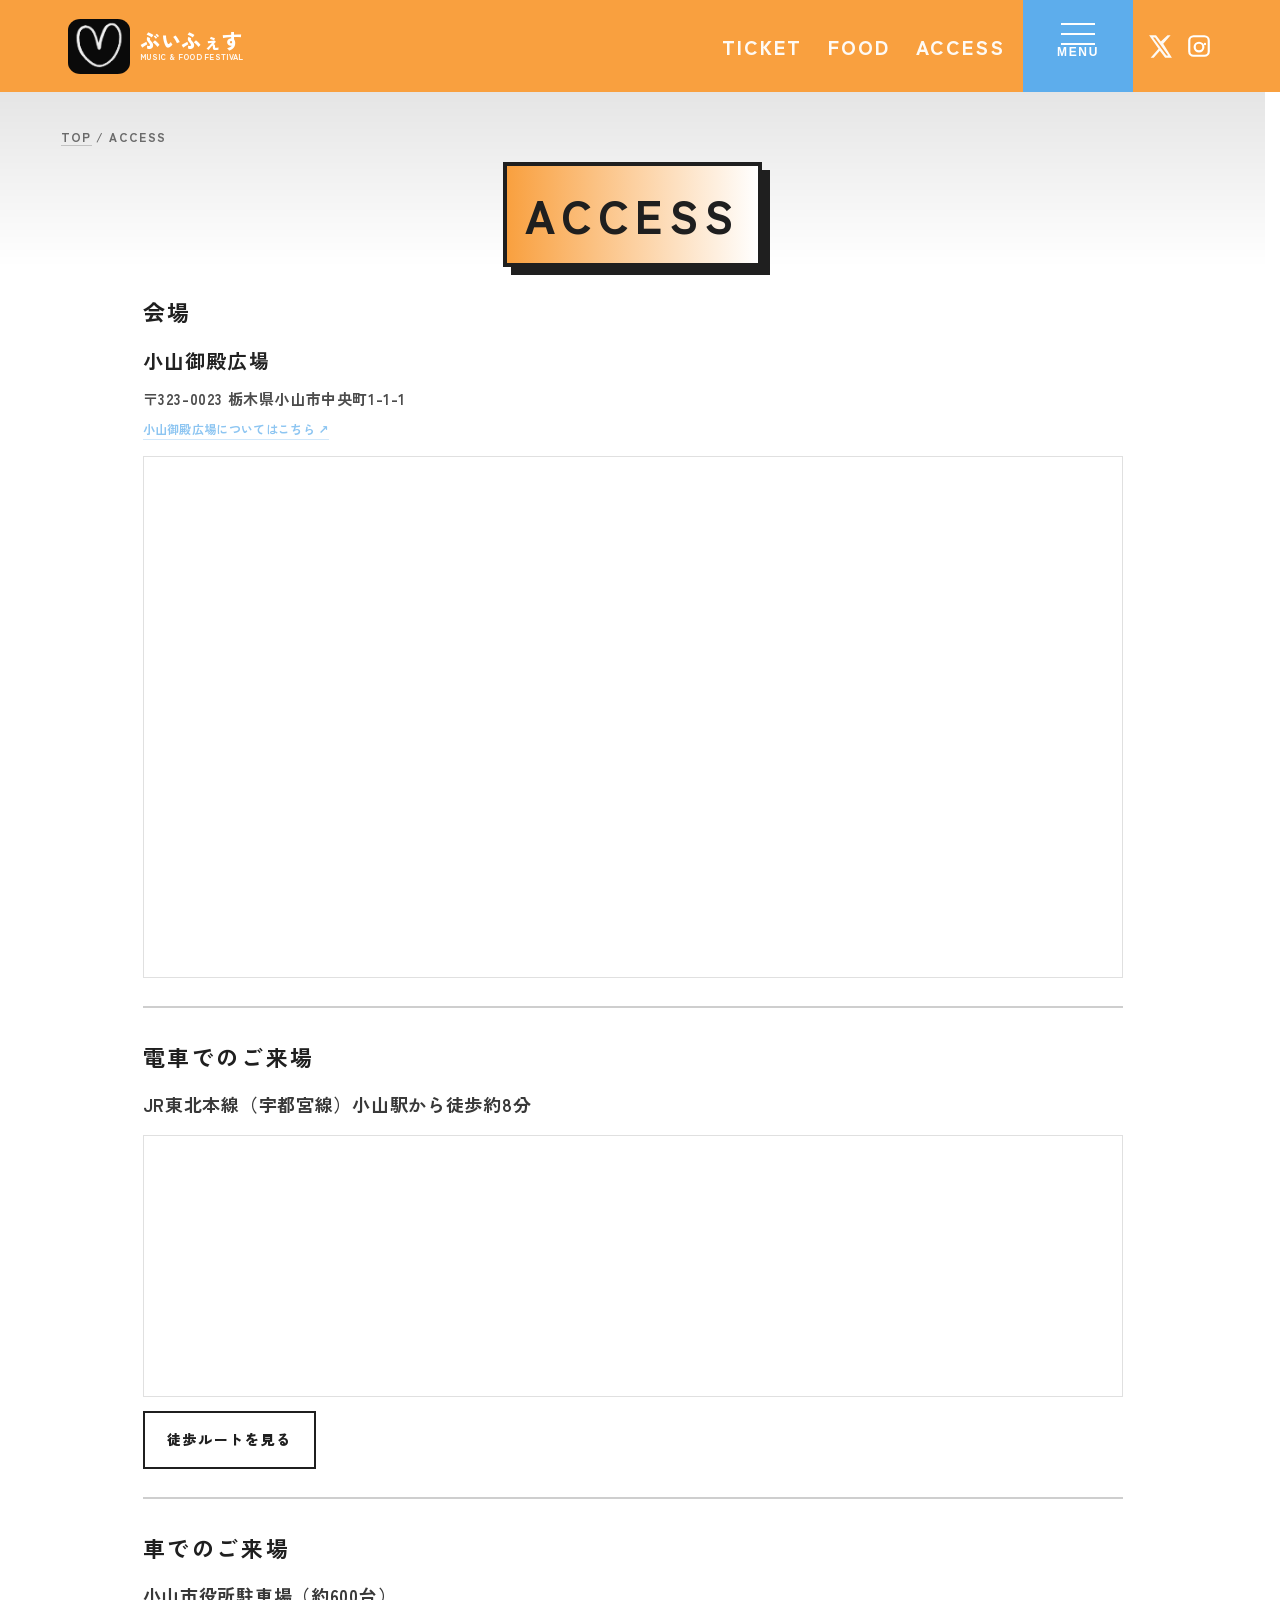
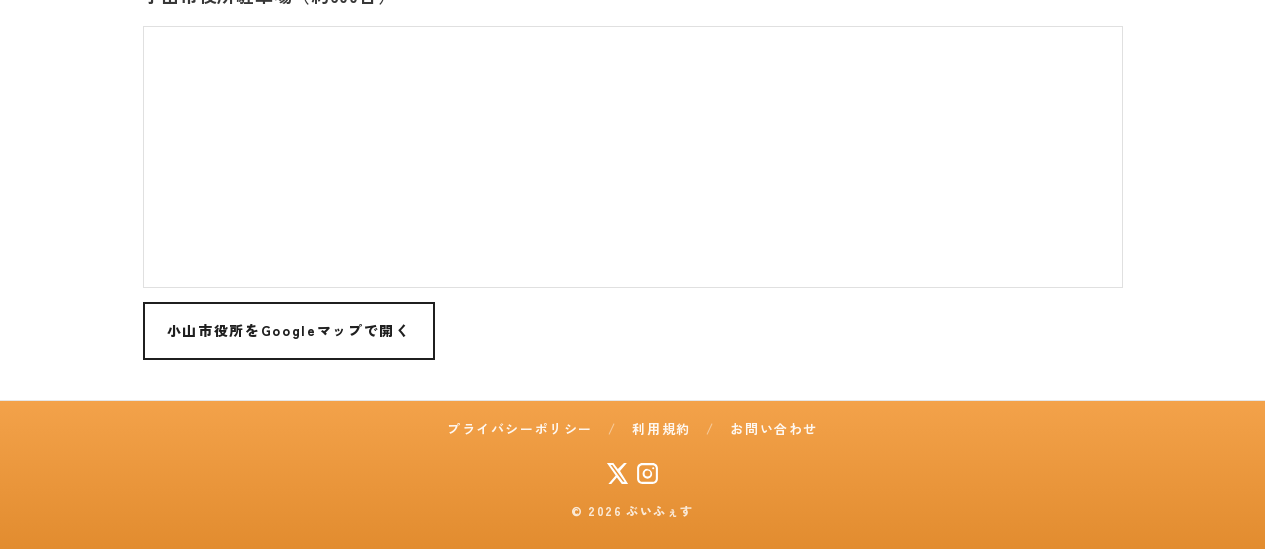
<file: access.html>
<!doctype html>
<html lang="ja">
<head>
  <meta charset="utf-8" />
  <meta name="viewport" content="width=device-width, initial-scale=1" />
  <title>ぶいふぇす | ACCESS</title>
  <script async src="https://www.googletagmanager.com/gtag/js?id=G-XXXXXXXXXX"></script>
  
  <!-- Google tag (gtag.js) -->
  <script async src="https://www.googletagmanager.com/gtag/js?id=G-TQM8N02W8X"></script>
  <script>
    window.dataLayer = window.dataLayer || [];
    function gtag(){dataLayer.push(arguments);}
    gtag('js', new Date());
    gtag('config', 'G-TQM8N02W8X');
  </script>

  <link rel="icon" href="./img/builogo.jpg">
  <link rel="stylesheet" href="style.css" />

  <link rel="preconnect" href="https://fonts.googleapis.com">
  <link rel="preconnect" href="https://fonts.gstatic.com" crossorigin>
  <link href="https://fonts.googleapis.com/css2?family=Fraunces:opsz,wght@9..144,700;9..144,900&family=Zen+Kaku+Gothic+New:wght@400;700;900&display=swap" rel="stylesheet">
</head>

<body class="page-access">

  <div class="vfesBubbles"></div>
  
  <div class="cfLoader" id="cfLoader" aria-hidden="true">
    <div class="cfLoaderInner">
      <div class="cfLoaderLogo">ぶいふぇす</div>

      <!-- ★ 追加：くるくる -->
      <div class="cfLoaderSpinner"></div>

      <div class="cfLoaderSub">MUSIC & FOOD FESTIVAL</div>
    </div>
  </div>

    <!-- HEADER -->
    <header class="cfHeader">
      <div class="cfHeaderInner">
        <a class="cfLogo" href="./index.html" aria-label="トップへ">
          <img
            src="./img/builogo.jpg"
            alt="ぶいふぇす ロゴ"
            class="cfLogoImg"
            loading="lazy"
          >
          <span class="cfLogoText">
            <span class="cfLogoMain">ぶいふぇす</span>
            <span class="cfLogoSub">MUSIC & FOOD FESTIVAL</span>
          </span>
        </a>

        <nav class="cfNav" aria-label="グローバルナビ">
          <a href="./tickets.html">TICKET</a>
          <!-- <a href="./artists.html">ARTISTS</a> -->
          <a href="./food.html">FOOD</a>
          <a href="./access.html">ACCESS</a>
        </nav>

        <button class="cfMenuBtn" id="menuBtn" aria-label="メニュー" aria-expanded="false">
          <span class="cfMenuIcon" aria-hidden="true"></span>
          <span class="cfMenuText">MENU</span>
        </button>

        <!-- X -->
        <a class="cfHeaderX" href="https://x.com/vfes_official_" target="_blank" rel="noopener" aria-label="ぶいふぇす公式X">
          <span class="cfXIcon" aria-hidden="true">
            <svg viewBox="0 0 24 24" width="22" height="22" fill="currentColor">
              <path d="M18.244 2H21l-6.56 7.497L22.154 22h-6.037l-4.728-6.184L5.98 22H3.22l7.016-8.017L1.846 2h6.19l4.274 5.649L18.244 2Zm-1.058 18h1.673L7.128 3.895H5.334L17.186 20Z"/>
            </svg>
          </span>
        </a>

        <!-- Instagram -->
        <a class="cfHeaderInstagram"
          href="https://www.instagram.com/ke_vfes/"
          target="_blank" rel="noopener">
          <span class="cfInstaIcon" aria-hidden="true">
            <svg viewBox="0 0 24 24" width="22" height="22">
              <path d="M7 2h10a5 5 0 0 1 5 5v10a5 5 0 0 1-5 5H7a5 5 0 0 1-5-5V7a5 5 0 0 1 5-5zm10 2H7a3 3 0 0 0-3 3v10a3 3 0 0 0 3 3h10a3 3 0 0 0 3-3V7a3 3 0 0 0-3-3zm-5 4a5 5 0 1 1 0 10 5 5 0 0 1 0-10zm0 2a3 3 0 1 0 0 6 3 3 0 0 0 0-6zm5.5-.9a1.1 1.1 0 1 1 0 2.2 1.1 1.1 0 0 1 0-2.2z"/>
            </svg>
          </span>
          <span class="cfInstaText">Instagram</span>
        </a>

      </div>
    </header>

  <!-- DRAWER -->
  <div class="cfDrawer" id="drawer" hidden>
    <!-- <button class="cfDrawerClose" id="drawerClose" aria-label="メニューを閉じる">
      ×
    </button> -->

    <div class="cfDrawerInner">
      <a href="index.html">TOP</a>
      <a href="info.html">ABOUT</a>
      <!-- <a href="artists.html">ARTISTS</a> -->
      <a href="food.html">FOOD</a>
      <a href="tickets.html">TICKET</a>
      <a href="access.html">ACCESS</a>
      <a
        href="https://www.instagram.com/ke_vfes/"
        target="_blank"
        rel="noopener noreferrer"
        class="cfDrawerInstagram"
      >
        INSTAGRAM
      </a>
      <a
        href="https://x.com/vfes_official_"
        target="_blank"
        rel="noopener noreferrer"
        class="cfDrawerX"
      >
        X
      </a>
    </div>
  </div>

  <!-- MAIN -->
  <main>
  <!-- パンくず＋ページタイトル -->
  <div class="cfPageHero">
    <div class="cfPageInner">
      <p class="cfBreadcrumb">
        <a href="index.html">TOP</a> / ACCESS
      </p>
      <h1 class="cfPageTitle">ACCESS</h1>
    </div>
  </div>

  <!-- ACCESS 本文 -->
  <section class="cfSection" id="access" style="padding-top:0;">
    <div class="cfWrap">

      <!-- 会場 -->
      <div class="cfAccessSimple">
        <h3 class="cfAccessH3">会場</h3>
        <div class="cfAccessPlace">小山御殿広場</div>
        <div class="cfAccessAddr">
          〒323-0023 栃木県小山市中央町1-1-1
        </div>
              <a
                class="cfAboutExternalLink"
                href="https://share.google/LtkSNGSbUxMQGxFQT"
                target="_blank"
                rel="noopener noreferrer"
              >
                小山御殿広場についてはこちら ↗
              </a>
      </div>

      <!-- 会場マップ -->
      <div class="cfMapSimple">
        <iframe
          title="小山御殿広場 地図"
          loading="lazy"
          referrerpolicy="no-referrer-when-downgrade"
          src="https://www.google.com/maps?q=%E3%80%92323-0023%20%E6%A0%83%E6%9C%A8%E7%9C%8C%E5%B0%8F%E5%B1%B1%E5%B8%82%E4%B8%AD%E5%A4%AE%E7%94%BA1-1&output=embed">
        </iframe>
      </div>

      <div class="cfAccessDivider"></div>

      <!-- 電車 -->
      <div class="cfAccessSimple">
        <h3 class="cfAccessH3">電車でのご来場</h3>
        <div class="cfAccessText">
          JR東北本線（宇都宮線）小山駅から徒歩約8分
        </div>

        <div class="cfMapSimple cfMapSimple--mini">
          <iframe
            title="小山駅 地図"
            loading="lazy"
            referrerpolicy="no-referrer-when-downgrade"
            src="https://www.google.com/maps?q=JR%E5%B0%8F%E5%B1%B1%E9%A7%85&output=embed">
          </iframe>
        </div>

        <a
          class="cfAccessLink"
          href="https://www.google.com/maps/dir/?api=1&origin=JR%E5%B0%8F%E5%B1%B1%E9%A7%85&destination=%E5%B0%8F%E5%B1%B1%E5%BE%A1%E6%AE%BF%E5%BA%83%E5%A0%B4&travelmode=walking"
          target="_blank"
          rel="noopener">
          徒歩ルートを見る
        </a>
      </div>

      <div class="cfAccessDivider"></div>

      <!-- 車 -->
      <div class="cfAccessSimple">
        <h3 class="cfAccessH3">車でのご来場</h3>
        <div class="cfAccessText">
          小山市役所駐車場（約600台）
        </div>

        <div class="cfMapSimple cfMapSimple--mini">
          <iframe
            title="小山市役所 地図"
            loading="lazy"
            referrerpolicy="no-referrer-when-downgrade"
            src="https://www.google.com/maps?q=%E5%B0%8F%E5%B1%B1%E5%B8%82%E5%BD%B9%E6%89%80&output=embed">
          </iframe>
        </div>

        <a
          class="cfAccessLink"
          href="https://www.google.com/maps/search/?api=1&query=%E5%B0%8F%E5%B1%B1%E5%B8%82%E5%BD%B9%E6%89%80"
          target="_blank"
          rel="noopener">
          小山市役所をGoogleマップで開く
        </a>
      </div>

    </div>
  </section>
</main>

  <!-- FOOTER -->
    <footer class="cfFooterSimple">
      <div class="cfFooterSimpleInner">
        <nav class="cfFooterPolicy">
          <a href="privacy.html">プライバシーポリシー</a>
          <span>/</span>
          <a href="terms.html">利用規約</a>
          <span>/</span>
          <a href="contact.html">お問い合わせ</a>
        </nav>

        <a
          href="https://x.com/vfes_official_"
          class="cfFooterX"
          target="_blank"
          rel="noopener noreferrer"
          aria-label="ぶいふぇす公式X">
          <svg viewBox="0 0 24 24" aria-hidden="true">
            <path d="M18.244 2H21l-6.56 7.497L22.154 22h-6.037l-4.728-6.184L5.98 22H3.22l7.016-8.017L1.846 2h6.19l4.274 5.649L18.244 2Zm-1.058 18h1.673L7.128 3.895H5.334L17.186 20Z"/>
          </svg>
        </a>

          <a
            href="https://www.instagram.com/ke_vfes/"
            class="cfFooterInstagram"
            target="_blank"
            rel="noopener noreferrer"
            aria-label="ぶいふぇす公式Instagram">
            <svg viewBox="0 0 24 24" aria-hidden="true">
              <path d="M7 2C4.2 2 2 4.2 2 7v10c0 2.8 2.2 5 5 5h10c2.8 0 5-2.2 5-5V7c0-2.8-2.2-5-5-5H7zm10 2c1.7 0 3 1.3 3 3v10c0 1.7-1.3 3-3 3H7c-1.7 0-3-1.3-3-3V7c0-1.7 1.3-3 3-3h10zm-5 3.5A4.5 4.5 0 1 0 12 17a4.5 4.5 0 0 0 0-9zm0 7.3a2.8 2.8 0 1 1 0-5.6 2.8 2.8 0 0 1 0 5.6zM17.5 6a1 1 0 1 0 0 2 1 1 0 0 0 0-2z"/>
            </svg>
          </a>

        <p class="cfFooterCopy">
          © 2026 ぶいふぇす
        </p>
      </div>
    </footer>

<script src="./main.js"></script>
</body>
</html>
</file>
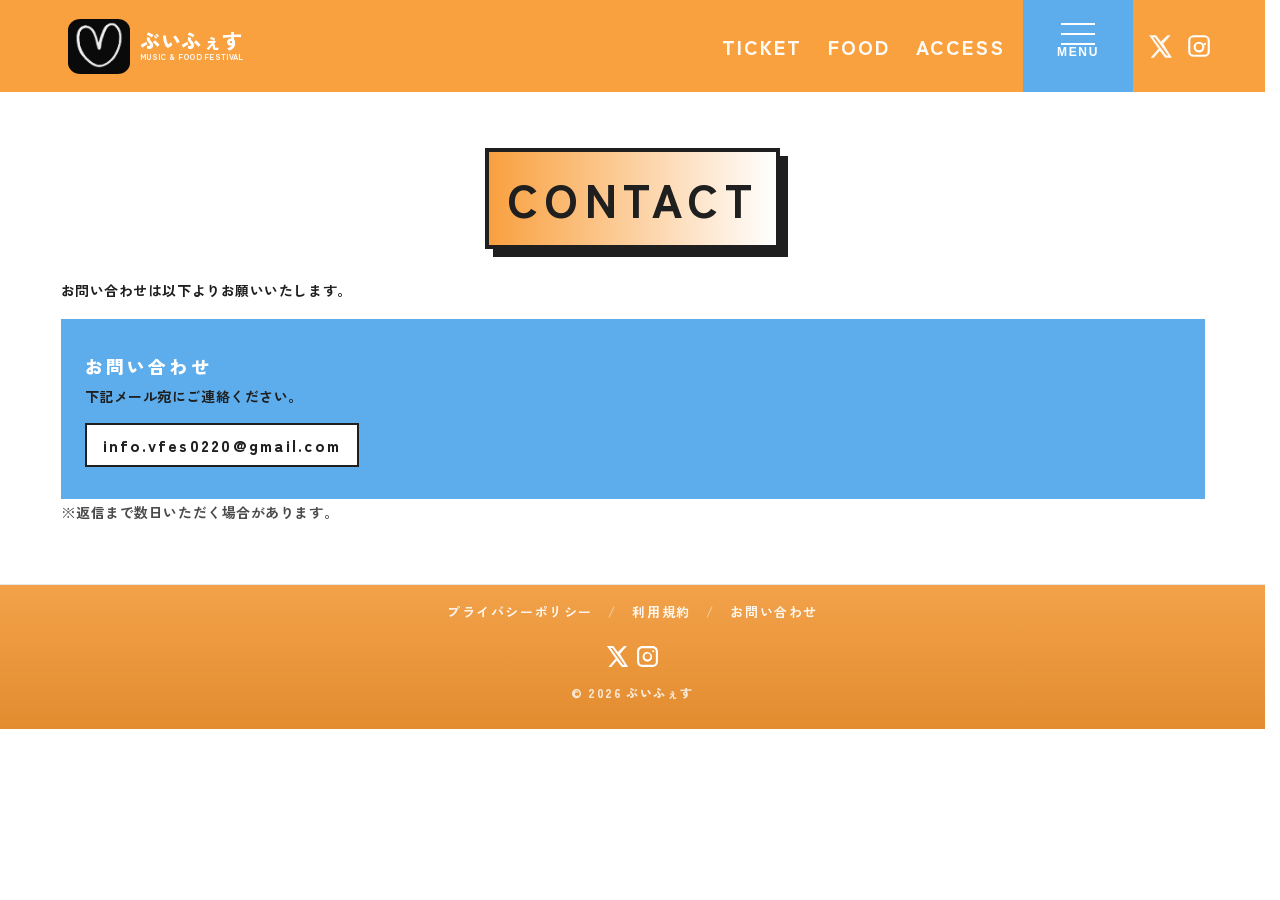
<file: contact.html>
<!doctype html>
<html lang="ja">
<head>
  <meta charset="utf-8" />
  <meta name="viewport" content="width=device-width, initial-scale=1" />
  <title>ぶいふぇす | CONTACT</title>

  <!-- Google tag (gtag.js) -->
  <script async src="https://www.googletagmanager.com/gtag/js?id=G-TQM8N02W8X"></script>
  <script>
    window.dataLayer = window.dataLayer || [];
    function gtag(){dataLayer.push(arguments);}
    gtag('js', new Date());
    gtag('config', 'G-TQM8N02W8X');
  </script>

  <link rel="icon" href="./img/builogo.jpg">
  <link rel="stylesheet" href="style.css" />

  <link rel="preconnect" href="https://fonts.googleapis.com">
    <link rel="preconnect" href="https://fonts.gstatic.com" crossorigin>
    <link href="https://fonts.googleapis.com/css2?family=Fraunces:opsz,wght@9..144,700;9..144,900&family=Zen+Kaku+Gothic+New:wght@400;700;900&display=swap" rel="stylesheet">
</head>

<body>

  <div class="vfesBubbles"></div>

  <div class="cfLoader" id="cfLoader" aria-hidden="true">
    <div class="cfLoaderInner">
      <div class="cfLoaderLogo">ぶいふぇす</div>

      <!-- ★ 追加：くるくる -->
      <div class="cfLoaderSpinner"></div>

      <div class="cfLoaderSub">MUSIC & FOOD FESTIVAL</div>
    </div>
  </div>
  
      <!-- HEADER -->
      <header class="cfHeader">
        <div class="cfHeaderInner">
          <a class="cfLogo" href="./index.html" aria-label="トップへ">
            <img
              src="./img/builogo.jpg"
              alt="ぶいふぇす ロゴ"
              class="cfLogoImg"
              loading="lazy"
            >
            <span class="cfLogoText">
              <span class="cfLogoMain">ぶいふぇす</span>
              <span class="cfLogoSub">MUSIC & FOOD FESTIVAL</span>
            </span>
          </a>

          <nav class="cfNav" aria-label="グローバルナビ">
            <a href="./tickets.html">TICKET</a>
            <!-- <a href="./artists.html">ARTISTS</a> -->
            <a href="./food.html">FOOD</a>
            <a href="./access.html">ACCESS</a>
          </nav>

          <button class="cfMenuBtn" id="menuBtn" aria-label="メニュー" aria-expanded="false">
            <span class="cfMenuIcon" aria-hidden="true"></span>
            <span class="cfMenuText">MENU</span>
          </button>

          <!-- X -->
          <a class="cfHeaderX" href="https://x.com/vfes_official_" target="_blank" rel="noopener" aria-label="ぶいふぇす公式X">
            <span class="cfXIcon" aria-hidden="true">
              <svg viewBox="0 0 24 24" width="22" height="22" fill="currentColor">
                <path d="M18.244 2H21l-6.56 7.497L22.154 22h-6.037l-4.728-6.184L5.98 22H3.22l7.016-8.017L1.846 2h6.19l4.274 5.649L18.244 2Zm-1.058 18h1.673L7.128 3.895H5.334L17.186 20Z"/>
              </svg>
            </span>
          </a>

          <!-- Instagram -->
          <a class="cfHeaderInstagram"
            href="https://www.instagram.com/ke_vfes/"
            target="_blank" rel="noopener">
            <span class="cfInstaIcon" aria-hidden="true">
              <svg viewBox="0 0 24 24" width="22" height="22">
                <path d="M7 2h10a5 5 0 0 1 5 5v10a5 5 0 0 1-5 5H7a5 5 0 0 1-5-5V7a5 5 0 0 1 5-5zm10 2H7a3 3 0 0 0-3 3v10a3 3 0 0 0 3 3h10a3 3 0 0 0 3-3V7a3 3 0 0 0-3-3zm-5 4a5 5 0 1 1 0 10 5 5 0 0 1 0-10zm0 2a3 3 0 1 0 0 6 3 3 0 0 0 0-6zm5.5-.9a1.1 1.1 0 1 1 0 2.2 1.1 1.1 0 0 1 0-2.2z"/>
              </svg>
            </span>
            <span class="cfInstaText">Instagram</span>
          </a>

        </div>
      </header>

  <!-- DRAWER -->
  <div class="cfDrawer" id="drawer" hidden>
    <!-- <button class="cfDrawerClose" id="drawerClose" aria-label="メニューを閉じる">
      ×
    </button> -->

    <div class="cfDrawerInner">
      <a href="index.html">TOP</a>
      <a href="info.html">ABOUT</a>
      <!-- <a href="artists.html">ARTISTS</a> -->
      <a href="food.html">FOOD</a>
      <a href="tickets.html">TICKET</a>
      <a href="access.html">ACCESS</a>
      <a
        href="https://www.instagram.com/ke_vfes/"
        target="_blank"
        rel="noopener noreferrer"
        class="cfDrawerInstagram"
      >
        INSTAGRAM
      </a>
      <a
        href="https://x.com/vfes_official_"
        target="_blank"
        rel="noopener noreferrer"
        class="cfDrawerX"
      >
        X
      </a>
    </div>
  </div>

  <!-- MAIN -->
  <main>
    <section class="cfSection">
        <h2 class="cfSectionTitle">CONTACT</h2>

        <div class="cfWrap cfLegal">
        <p>お問い合わせは以下よりお願いいたします。</p>

        <div class="cfNotice" style="margin-top:16px;">
            <div class="cfNoticeTitle">お問い合わせ</div>
            <p class="cfNoticeText">下記メール宛にご連絡ください。</p>
            <div class="cfNoticeBtns">
            <a class="cfBtnOutline" href="mailto:info@vfes.co.jp">info.vfes0220@gmail.com</a>
            </div>
        </div>

        <p class="cfLegalNote">※返信まで数日いただく場合があります。</p>
        </div>
    </section>
    </main>

  <!-- FOOTER -->
    <footer class="cfFooterSimple">
      <div class="cfFooterSimpleInner">
        <nav class="cfFooterPolicy">
          <a href="privacy.html">プライバシーポリシー</a>
          <span>/</span>
          <a href="terms.html">利用規約</a>
          <span>/</span>
          <a href="contact.html">お問い合わせ</a>
        </nav>

        <a
          href="https://x.com/vfes_official_"
          class="cfFooterX"
          target="_blank"
          rel="noopener noreferrer"
          aria-label="ぶいふぇす公式X">
          <svg viewBox="0 0 24 24" aria-hidden="true">
            <path d="M18.244 2H21l-6.56 7.497L22.154 22h-6.037l-4.728-6.184L5.98 22H3.22l7.016-8.017L1.846 2h6.19l4.274 5.649L18.244 2Zm-1.058 18h1.673L7.128 3.895H5.334L17.186 20Z"/>
          </svg>
        </a>

          <a
            href="https://www.instagram.com/ke_vfes/"
            class="cfFooterInstagram"
            target="_blank"
            rel="noopener noreferrer"
            aria-label="ぶいふぇす公式Instagram">
            <svg viewBox="0 0 24 24" aria-hidden="true">
              <path d="M7 2C4.2 2 2 4.2 2 7v10c0 2.8 2.2 5 5 5h10c2.8 0 5-2.2 5-5V7c0-2.8-2.2-5-5-5H7zm10 2c1.7 0 3 1.3 3 3v10c0 1.7-1.3 3-3 3H7c-1.7 0-3-1.3-3-3V7c0-1.7 1.3-3 3-3h10zm-5 3.5A4.5 4.5 0 1 0 12 17a4.5 4.5 0 0 0 0-9zm0 7.3a2.8 2.8 0 1 1 0-5.6 2.8 2.8 0 0 1 0 5.6zM17.5 6a1 1 0 1 0 0 2 1 1 0 0 0 0-2z"/>
            </svg>
          </a>

        <p class="cfFooterCopy">
          © 2026 ぶいふぇす
        </p>
      </div>
    </footer>

<script src="./main.js"></script>
</body>
</html>
</file>
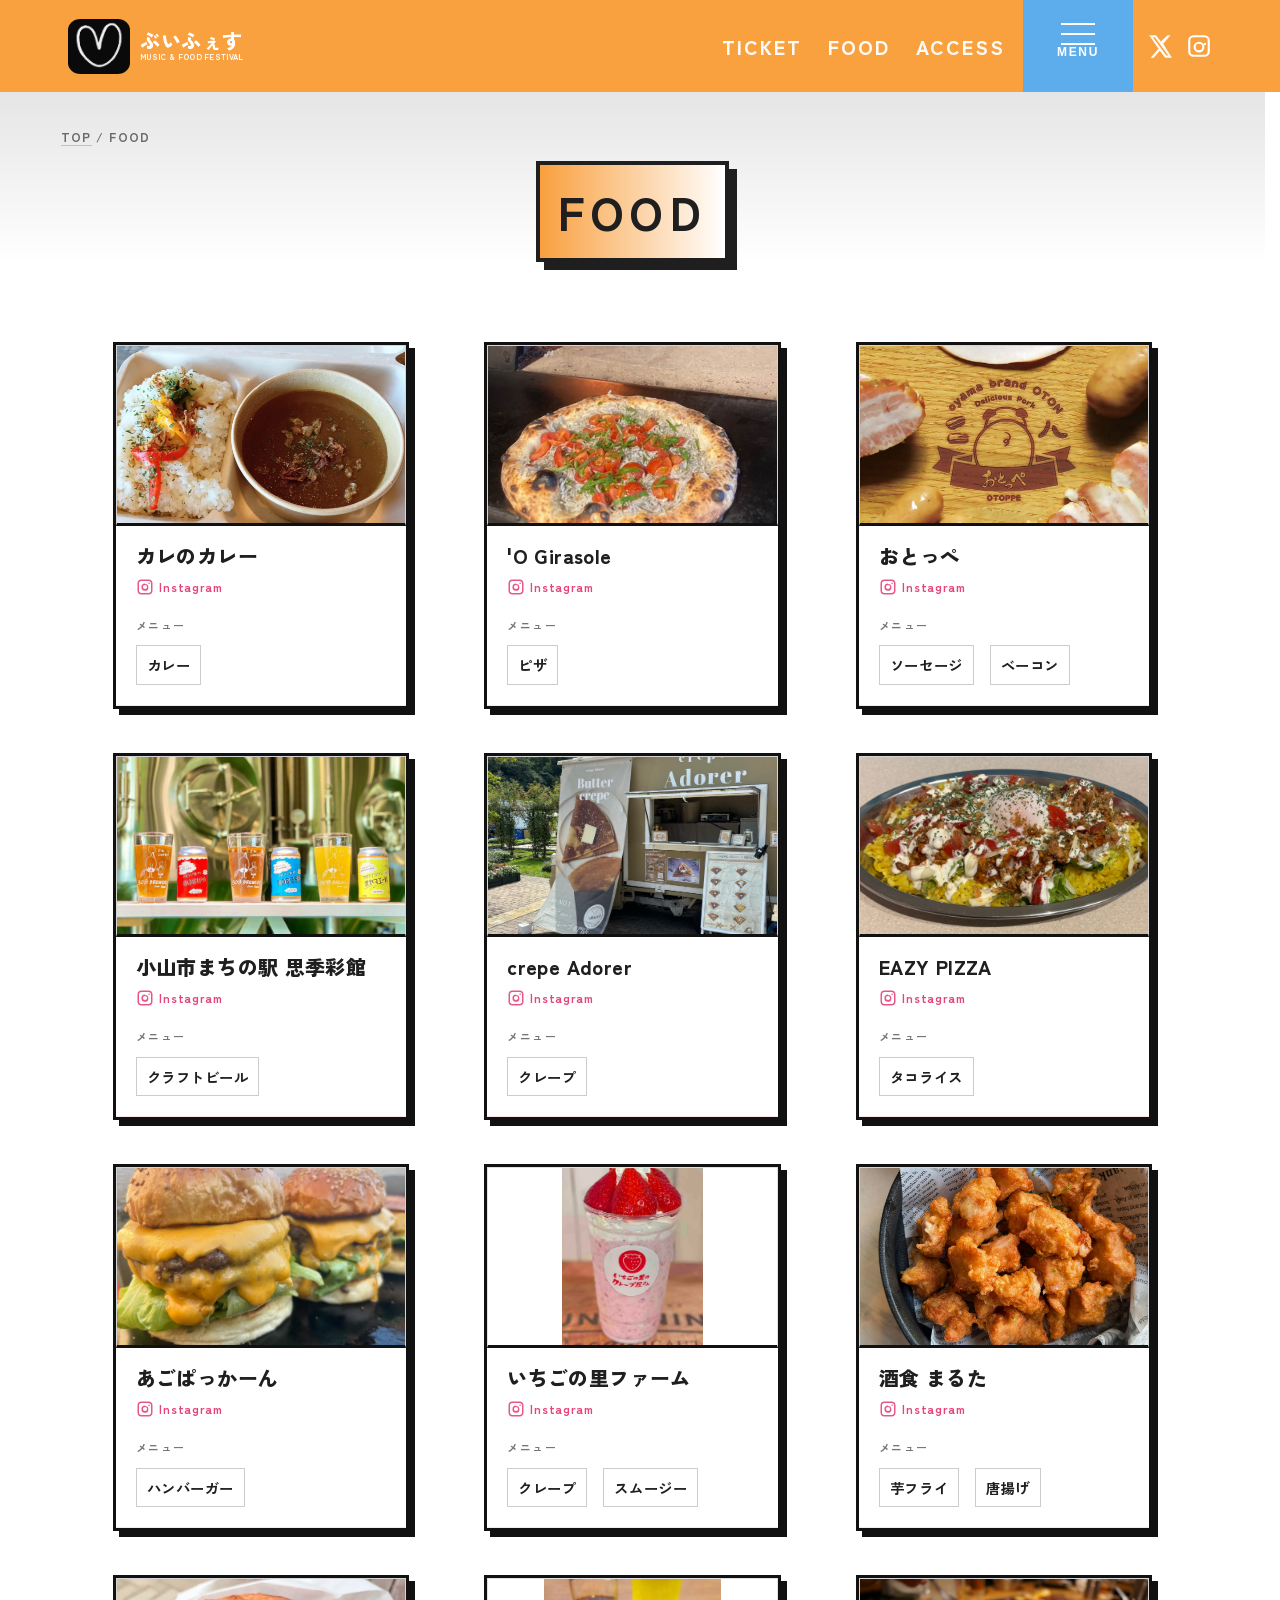
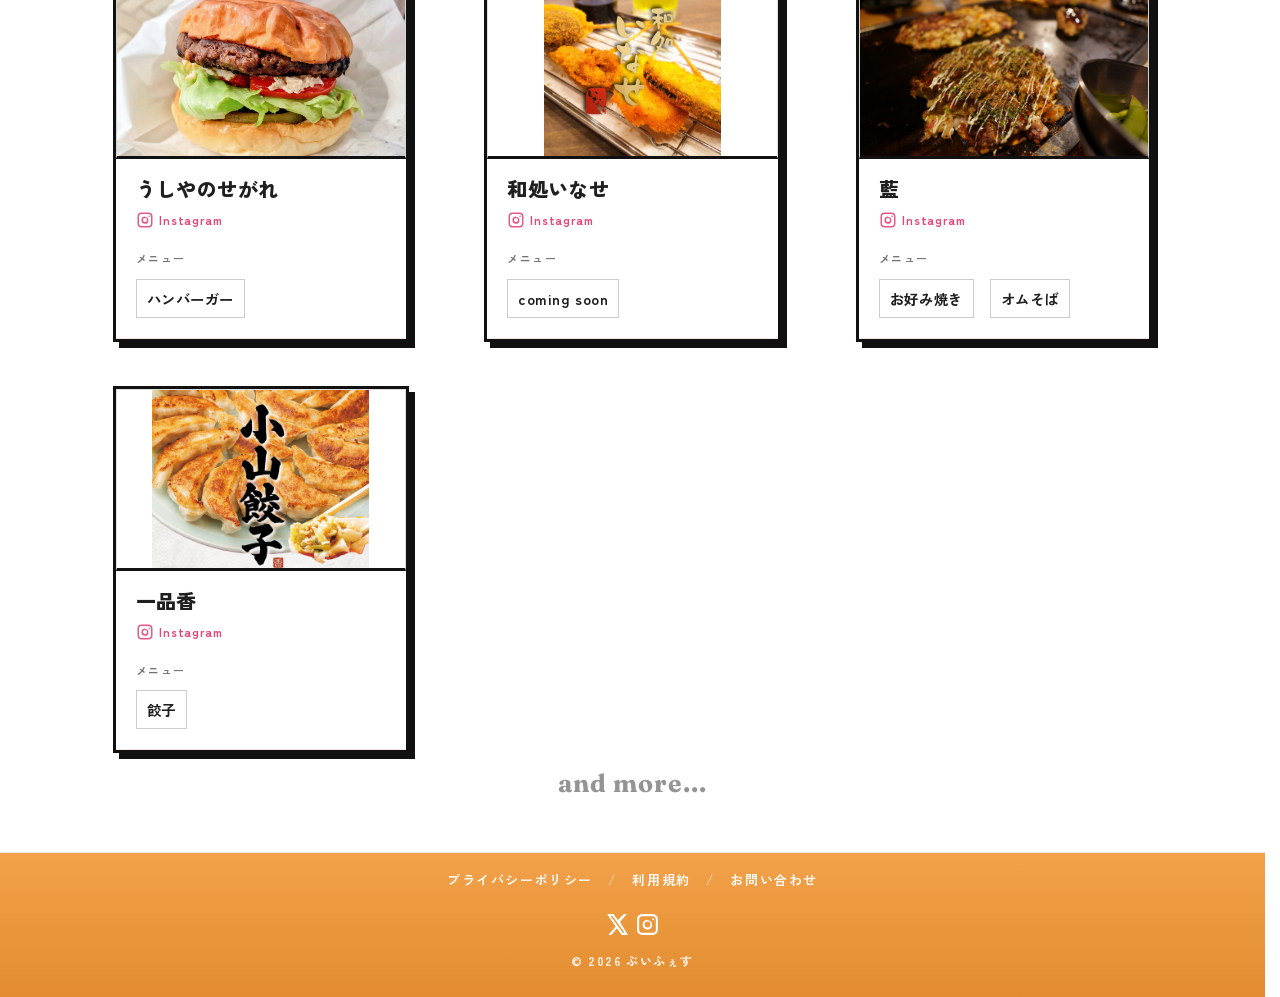
<file: food.html>
<!doctype html>
<html lang="ja">
<head>
  <meta charset="utf-8" />
  <meta name="viewport" content="width=device-width, initial-scale=1" />
  <title>ぶいふぇす | FOOD</title>

  <!-- Google tag (gtag.js) -->
  <script async src="https://www.googletagmanager.com/gtag/js?id=G-TQM8N02W8X"></script>
  <script>
    window.dataLayer = window.dataLayer || [];
    function gtag(){dataLayer.push(arguments);}
    gtag('js', new Date());
    gtag('config', 'G-TQM8N02W8X');
  </script>

  <!-- favicon -->
  <link rel="icon" href="./img/builogo.jpg">
  <link rel="apple-touch-icon" href="./img/builogo.jpg">

  <!-- font -->
  <link rel="preconnect" href="https://fonts.googleapis.com">
  <link rel="preconnect" href="https://fonts.gstatic.com" crossorigin>
  <link href="https://fonts.googleapis.com/css2?family=Fraunces:opsz,wght@9..144,700;9..144,900&family=Zen+Kaku+Gothic+New:wght@400;700;900&display=swap" rel="stylesheet">

  <!-- css -->
  <link rel="stylesheet" href="./style.css" />
</head>

<body class="page-food">

  <div class="vfesBubbles"></div>

  <!-- Loader -->
  <div class="cfLoader" id="cfLoader" aria-hidden="true">
    <div class="cfLoaderInner">
      <div class="cfLoaderLogo">ぶいふぇす</div>
      <div class="cfLoaderSpinner"></div>
      <div class="cfLoaderSub">MUSIC & FOOD FESTIVAL</div>
    </div>
  </div>

      <!-- HEADER -->
      <header class="cfHeader">
        <div class="cfHeaderInner">
          <a class="cfLogo" href="./index.html" aria-label="トップへ">
            <img
              src="./img/builogo.jpg"
              alt="ぶいふぇす ロゴ"
              class="cfLogoImg"
              loading="lazy"
            >
            <span class="cfLogoText">
              <span class="cfLogoMain">ぶいふぇす</span>
              <span class="cfLogoSub">MUSIC & FOOD FESTIVAL</span>
            </span>
          </a>

          <nav class="cfNav" aria-label="グローバルナビ">
            <a href="./tickets.html">TICKET</a>
            <!-- <a href="./artists.html">ARTISTS</a> -->
            <a href="./food.html">FOOD</a>
            <a href="./access.html">ACCESS</a>
          </nav>

          <button class="cfMenuBtn" id="menuBtn" aria-label="メニュー" aria-expanded="false">
            <span class="cfMenuIcon" aria-hidden="true"></span>
            <span class="cfMenuText">MENU</span>
          </button>

          <!-- X -->
          <a class="cfHeaderX" href="https://x.com/vfes_official_" target="_blank" rel="noopener" aria-label="ぶいふぇす公式X">
            <span class="cfXIcon" aria-hidden="true">
              <svg viewBox="0 0 24 24" width="22" height="22" fill="currentColor">
                <path d="M18.244 2H21l-6.56 7.497L22.154 22h-6.037l-4.728-6.184L5.98 22H3.22l7.016-8.017L1.846 2h6.19l4.274 5.649L18.244 2Zm-1.058 18h1.673L7.128 3.895H5.334L17.186 20Z"/>
              </svg>
            </span>
          </a>

          <!-- Instagram -->
          <a class="cfHeaderInstagram"
            href="https://www.instagram.com/ke_vfes/"
            target="_blank" rel="noopener">
            <span class="cfInstaIcon" aria-hidden="true">
              <svg viewBox="0 0 24 24" width="22" height="22">
                <path d="M7 2h10a5 5 0 0 1 5 5v10a5 5 0 0 1-5 5H7a5 5 0 0 1-5-5V7a5 5 0 0 1 5-5zm10 2H7a3 3 0 0 0-3 3v10a3 3 0 0 0 3 3h10a3 3 0 0 0 3-3V7a3 3 0 0 0-3-3zm-5 4a5 5 0 1 1 0 10 5 5 0 0 1 0-10zm0 2a3 3 0 1 0 0 6 3 3 0 0 0 0-6zm5.5-.9a1.1 1.1 0 1 1 0 2.2 1.1 1.1 0 0 1 0-2.2z"/>
              </svg>
            </span>
            <span class="cfInstaText">Instagram</span>
          </a>

        </div>
      </header>

  <!-- DRAWER -->
  <div class="cfDrawer" id="drawer" hidden>
    <div class="cfDrawerInner">
      <a href="index.html">TOP</a>
      <a href="info.html">ABOUT</a>
      <!-- <a href="artists.html">ARTISTS</a> -->
      <a href="food.html">FOOD</a>
      <a href="tickets.html">TICKET</a>
      <a href="access.html">ACCESS</a>
      <a
        href="https://www.instagram.com/ke_vfes/"
        target="_blank"
        rel="noopener noreferrer"
        class="cfDrawerInstagram"
      >
        INSTAGRAM
      </a>
      <a
        href="https://x.com/vfes_official_"
        target="_blank"
        rel="noopener noreferrer"
        class="cfDrawerX"
      >
        X
      </a>
    </div>
  </div>

  <!-- MAIN -->
  <main>
    <div class="cfPageHero">
      <div class="cfPageInner">
        <p class="cfBreadcrumb"><a href="index.html">TOP</a> / FOOD</p>
        <h1 class="cfPageTitle">FOOD</h1>
      </div>
    </div>

    <section class="cfSection cfListSection" style="padding-top:0;">
      <div class="cfWrap">
        <div class="cfFoodGrid" id="foodGrid"></div>

        <p class="cfAndMore">and more...</p>
      </div>
    </section>
  </main>

  <!-- FOOTER -->
    <footer class="cfFooterSimple">
      <div class="cfFooterSimpleInner">
        <nav class="cfFooterPolicy">
          <a href="privacy.html">プライバシーポリシー</a>
          <span>/</span>
          <a href="terms.html">利用規約</a>
          <span>/</span>
          <a href="contact.html">お問い合わせ</a>
        </nav>

        <a
          href="https://x.com/vfes_official_"
          class="cfFooterX"
          target="_blank"
          rel="noopener noreferrer"
          aria-label="ぶいふぇす公式X">
          <svg viewBox="0 0 24 24" aria-hidden="true">
            <path d="M18.244 2H21l-6.56 7.497L22.154 22h-6.037l-4.728-6.184L5.98 22H3.22l7.016-8.017L1.846 2h6.19l4.274 5.649L18.244 2Zm-1.058 18h1.673L7.128 3.895H5.334L17.186 20Z"/>
          </svg>
        </a>

          <a
            href="https://www.instagram.com/ke_vfes/"
            class="cfFooterInstagram"
            target="_blank"
            rel="noopener noreferrer"
            aria-label="ぶいふぇす公式Instagram">
            <svg viewBox="0 0 24 24" aria-hidden="true">
              <path d="M7 2C4.2 2 2 4.2 2 7v10c0 2.8 2.2 5 5 5h10c2.8 0 5-2.2 5-5V7c0-2.8-2.2-5-5-5H7zm10 2c1.7 0 3 1.3 3 3v10c0 1.7-1.3 3-3 3H7c-1.7 0-3-1.3-3-3V7c0-1.7 1.3-3 3-3h10zm-5 3.5A4.5 4.5 0 1 0 12 17a4.5 4.5 0 0 0 0-9zm0 7.3a2.8 2.8 0 1 1 0-5.6 2.8 2.8 0 0 1 0 5.6zM17.5 6a1 1 0 1 0 0 2 1 1 0 0 0 0-2z"/>
            </svg>
          </a>

        <p class="cfFooterCopy">
          © 2026 ぶいふぇす
        </p>
      </div>
    </footer>

  <script src="./main.js"></script>

  <!-- ✅ FOOD自動生成（このページ専用） -->
  <script>
    // 画像が未確定なら placeholder を使う
    const PLACEHOLDER_IMG = "./img/food-placeholder.jpg";

    // ✅ 店舗を増やす時はここに1行足すだけ
    // img: 実画像のパスに差し替えOK
    // tags: メニュー（配列）
    // instagram: 無ければ "" にする（準備中表示になる）
    const FOODS = [
      {
        id: "careno",
        name: "カレのカレー",
        img: "./img/food/careno-curry.jpg",
        tags: ["カレー"],
        instagram: "https://www.instagram.com/careno_curry/"
      },
      {
        id: "girasole",
        name: "'O Girasole",
        img: "./img/food/girasole-pizza.jpg",
        tags: ["ピザ"],
        instagram: "https://www.instagram.com/o.girasole/",
        pos: "50% 100%"
      },
      {
        id: "otoppe",
        name: "おとっぺ",
        img: "/img/food/otoppe.jpg",
        tags: ["ソーセージ", "ベーコン"],
        instagram: "https://www.instagram.com/oyama.otoppe/"
      },
      {
        id: "shikisaikan",
        name: "小山市まちの駅 思季彩館",
        img:"/img/food/sikisaikan.jpg",
        tags: ["クラフトビール"],
        instagram: "https://www.instagram.com/shikisaikan.808/"
      },
      {
        id: "adorer",
        name: "crepe Adorer",
        img:"/img/food/crepe-adorer.jpg",
        tags: ["クレープ"],
        instagram: "https://www.instagram.com/crepe_adorer/"
      },
      {
        id: "eazy",
        name: "EAZY PIZZA",
        img: "./img/food/eazy-pizza2.jpg",
        tags: ["タコライス"],
        instagram: "https://www.instagram.com/eazy_pizza_jp/"
      },
      {
        id: "agopakkan",
        name: "あごぱっかーん",
        img: "./img/food/agopakkan.jpg",
        tags: ["ハンバーガー"],
        instagram: "https://www.instagram.com/agopakkan/"
      },
      {
        id: "ichigonosato",
        name: "いちごの里ファーム",
        img: "./img/food/ichigonosato.jpg",
        tags: ["クレープ", "スムージー"],
        instagram: "https://www.instagram.com/itigonosatofarm/",
        fit: "contain"
      },
      {
        id: "maruta",
        name: "酒食 まるた",
        img: "./img/food/maruta.jpg",
        tags: ["芋フライ","唐揚げ"],
        instagram: "https://www.instagram.com/syusyokumaruta/"
      },
      {
        id: "usiyanosegare",
        name: "うしやのせがれ",
        img: "./img/food/usiyanosegare.png",
        tags: ["ハンバーガー"],
        instagram: "https://www.instagram.com/usyn_ksgr?igsh=NWphdzE0Zno0M2Qy",
        fit: "cover",
        pos: "50% 45%"
      },
      {
        id: "inase",
        name: "和処いなせ",
        img: "./img/food/inase2.png",
        tags: ["coming soon"],
        instagram: "https://www.instagram.com/nagomidoko_inase/",
        fit: "contain",
        pos: "50% 50%"
      },
      {
        id: "ao",
        name: "藍",
        img: "./img/food/ao2.jpg",
        tags: ["お好み焼き", "オムそば"],
        instagram: "https://www.instagram.com/daotianzhenlidaotian?igsh=MTl6ejBna214eGVsdg==",
        fit: "cover",
        pos: "50% 50%"
      },
      {
        id: "ippinkou",
        name: "一品香",
        img: "./img/food/ippinkou3.png",
        tags: ["餃子"],
        instagram: "https://www.instagram.com/ippinkou.marumen/",
        fit: "contain",
        pos: "50% 50%"
      }
    ];

    const IG_SVG = `
      <svg viewBox="0 0 24 24" aria-hidden="true" focusable="false">
        <path d="M7 2C4.2 2 2 4.2 2 7v10c0 2.8 2.2 5 5 5h10c2.8 0 5-2.2 5-5V7c0-2.8-2.2-5-5-5H7zm10 2c1.7 0 3 1.3 3 3v10c0 1.7-1.3 3-3 3H7c-1.7 0-3-1.3-3-3V7c0-1.7 1.3-3 3-3h10zm-5 3.5A4.5 4.5 0 1 0 12 17a4.5 4.5 0 0 0 0-9zm0 7.3a2.8 2.8 0 1 1 0-5.6 2.8 2.8 0 0 1 0 5.6zM17.5 6a1 1 0 1 0 0 2 1 1 0 0 0 0-2z"/>
      </svg>
    `;

    function escapeHtml(str){
      return String(str)
        .replaceAll("&", "&amp;")
        .replaceAll("<", "&lt;")
        .replaceAll(">", "&gt;")
        .replaceAll('"', "&quot;")
        .replaceAll("'", "&#39;");
    }

    function renderFoodCard(item){
      const name = escapeHtml(item.name);
      const img = escapeHtml(item.img || PLACEHOLDER_IMG);
      const pos = (item.pos || "").trim();
      const fit = item.fit || "cover";
      const thumbClass = fit === "contain" ? "cfFoodThumb is-contain" : "cfFoodThumb";

      const posAttr = pos
        ? ` style="object-fit:${fit}; object-position:${escapeHtml(pos)};"`
        : ` style="object-fit:${fit};"`;

      const tags = Array.isArray(item.tags) ? item.tags : [];
      const ig = (item.instagram || "").trim();

      const tagHtml = tags.map(t => `<span class="cfTag">${escapeHtml(t)}</span>`).join("");

      const igHtml = ig
        ? `
          <a class="cfFoodInstaBtn"
            href="${escapeHtml(ig)}"
            target="_blank"
            rel="noopener noreferrer"
            aria-label="${name}のInstagramを見る">
            <span class="cfFoodInstaBtnIcon" aria-hidden="true">${IG_SVG}</span>
            <span class="cfFoodInstaBtnText">Instagram</span>
            <span class="cfFoodInstaBtnArrow" aria-hidden="true">↗</span>
          </a>
        `
        : `
          <div class="cfFoodInstaBtn is-disabled" aria-label="${name}のInstagramは準備中です">
            <span class="cfFoodInstaBtnIcon" aria-hidden="true">${IG_SVG}</span>
            <span class="cfFoodInstaBtnText">Instagram（準備中）</span>
          </div>
        `;

      return `
        <article class="cfFoodCard">
          <div class="${thumbClass}">
            <img src="${img}" alt="${name}" loading="lazy"${posAttr}>
          </div>

          <div class="cfFoodBody">
            <h3 class="cfFoodName">${name}</h3>

            ${igHtml}

            <div class="cfFoodMeta">
              <div class="cfFoodMetaLabel">メニュー</div>
              <div class="cfFoodMetaValue">${tagHtml}</div>
            </div>
          </div>
        </article>
      `;
    }

    const grid = document.getElementById("foodGrid");
    if (grid){
      grid.innerHTML = FOODS.map(renderFoodCard).join("");
    }
  </script>
</body>
</html>
</file>
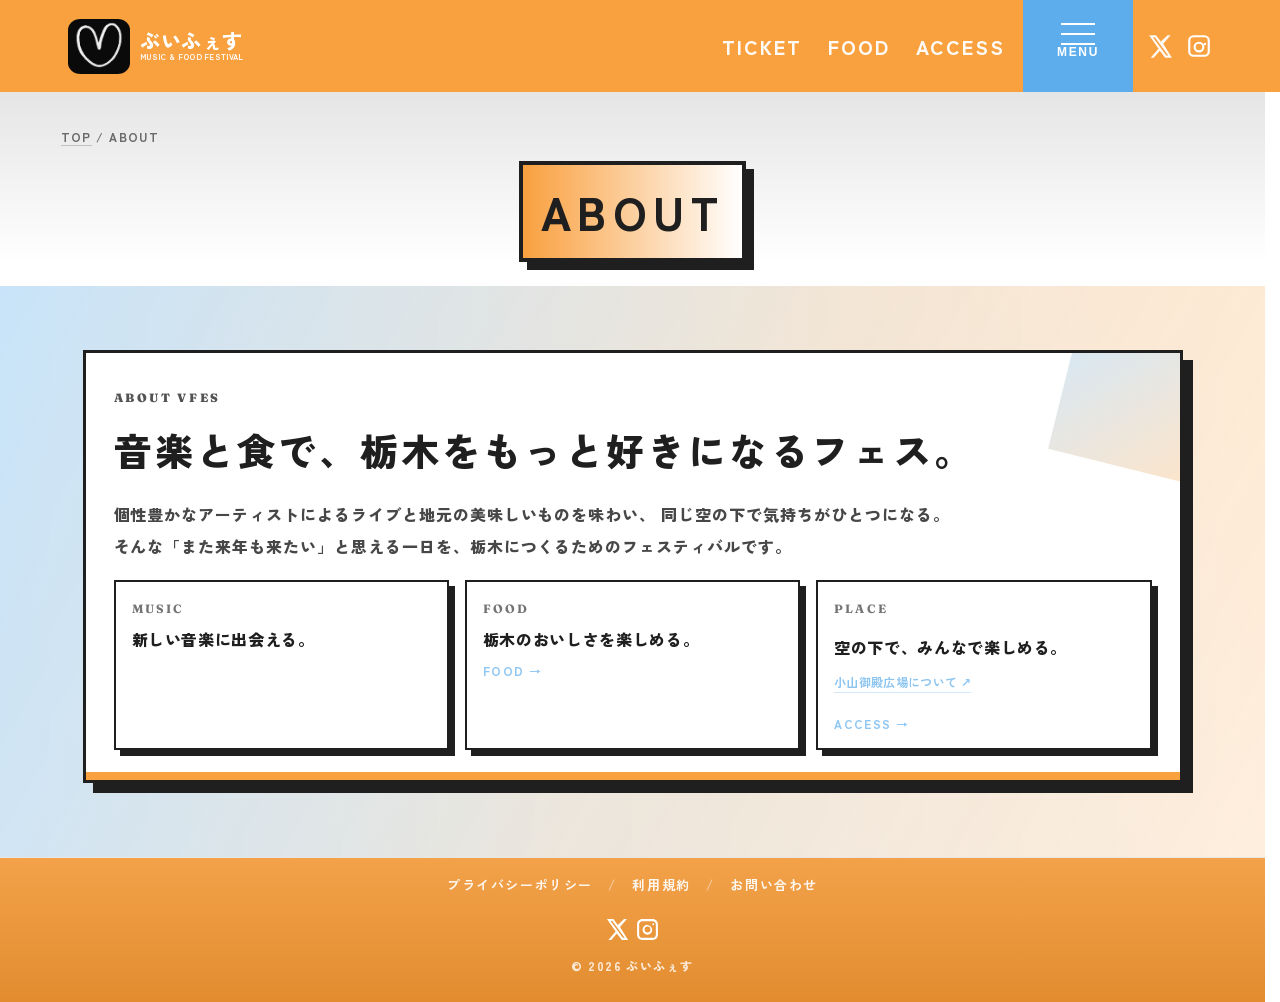
<file: info.html>
<!doctype html>
<html lang="ja">
<head>
  <meta charset="utf-8" />
  <meta name="viewport" content="width=device-width, initial-scale=1" />
  <title>ぶいふぇす | ABOUT</title>

  <!-- Google tag (gtag.js) -->
  <script async src="https://www.googletagmanager.com/gtag/js?id=G-TQM8N02W8X"></script>
  <script>
    window.dataLayer = window.dataLayer || [];
    function gtag(){dataLayer.push(arguments);}
    gtag('js', new Date());
    gtag('config', 'G-TQM8N02W8X');
  </script>

  <link rel="icon" href="./img/builogo.jpg">

  <link rel="preconnect" href="https://fonts.googleapis.com">
  <link rel="preconnect" href="https://fonts.gstatic.com" crossorigin>
  <link href="https://fonts.googleapis.com/css2?family=Fraunces:opsz,wght@9..144,700;9..144,900&family=Zen+Kaku+Gothic+New:wght@400;700;900&display=swap" rel="stylesheet">

  <link rel="stylesheet" href="./style.css" />
</head>

<body>

  <div class="vfesBubbles"></div>

  <div class="cfLoader" id="cfLoader" aria-hidden="true">
    <div class="cfLoaderInner">
      <div class="cfLoaderLogo">ぶいふぇす</div>

      <!-- ★ 追加：くるくる -->
      <div class="cfLoaderSpinner"></div>

      <div class="cfLoaderSub">MUSIC & FOOD FESTIVAL</div>
    </div>
  </div>
  
      <!-- HEADER -->
      <header class="cfHeader">
        <div class="cfHeaderInner">
          <a class="cfLogo" href="./index.html" aria-label="トップへ">
            <img
              src="./img/builogo.jpg"
              alt="ぶいふぇす ロゴ"
              class="cfLogoImg"
              loading="lazy"
            >
            <span class="cfLogoText">
              <span class="cfLogoMain">ぶいふぇす</span>
              <span class="cfLogoSub">MUSIC & FOOD FESTIVAL</span>
            </span>
          </a>

          <nav class="cfNav" aria-label="グローバルナビ">
            <a href="./tickets.html">TICKET</a>
            <!-- <a href="./artists.html">ARTISTS</a> -->
            <a href="./food.html">FOOD</a>
            <a href="./access.html">ACCESS</a>
          </nav>

          <button class="cfMenuBtn" id="menuBtn" aria-label="メニュー" aria-expanded="false">
            <span class="cfMenuIcon" aria-hidden="true"></span>
            <span class="cfMenuText">MENU</span>
          </button>

          <!-- X -->
          <a class="cfHeaderX" href="https://x.com/vfes_official_" target="_blank" rel="noopener" aria-label="ぶいふぇす公式X">
            <span class="cfXIcon" aria-hidden="true">
              <svg viewBox="0 0 24 24" width="22" height="22" fill="currentColor">
                <path d="M18.244 2H21l-6.56 7.497L22.154 22h-6.037l-4.728-6.184L5.98 22H3.22l7.016-8.017L1.846 2h6.19l4.274 5.649L18.244 2Zm-1.058 18h1.673L7.128 3.895H5.334L17.186 20Z"/>
              </svg>
            </span>
          </a>

          <!-- Instagram -->
          <a class="cfHeaderInstagram"
            href="https://www.instagram.com/ke_vfes/"
            target="_blank" rel="noopener">
            <span class="cfInstaIcon" aria-hidden="true">
              <svg viewBox="0 0 24 24" width="22" height="22">
                <path d="M7 2h10a5 5 0 0 1 5 5v10a5 5 0 0 1-5 5H7a5 5 0 0 1-5-5V7a5 5 0 0 1 5-5zm10 2H7a3 3 0 0 0-3 3v10a3 3 0 0 0 3 3h10a3 3 0 0 0 3-3V7a3 3 0 0 0-3-3zm-5 4a5 5 0 1 1 0 10 5 5 0 0 1 0-10zm0 2a3 3 0 1 0 0 6 3 3 0 0 0 0-6zm5.5-.9a1.1 1.1 0 1 1 0 2.2 1.1 1.1 0 0 1 0-2.2z"/>
              </svg>
            </span>
            <span class="cfInstaText">Instagram</span>
          </a>

        </div>
      </header>

  <!-- DRAWER -->
  <div class="cfDrawer" id="drawer" hidden>
    <!-- <button class="cfDrawerClose" id="drawerClose" aria-label="メニューを閉じる">
      ×
    </button> -->

    <div class="cfDrawerInner">
      <a href="index.html">TOP</a>
      <a href="info.html">ABOUT</a>
      <!-- <a href="artists.html">ARTISTS</a> -->
      <a href="food.html">FOOD</a>
      <a href="tickets.html">TICKET</a>
      <a href="access.html">ACCESS</a>
      <a
        href="https://www.instagram.com/ke_vfes/"
        target="_blank"
        rel="noopener noreferrer"
        class="cfDrawerInstagram"
      >
        INSTAGRAM
      </a>
      <a
        href="https://x.com/vfes_official_"
        target="_blank"
        rel="noopener noreferrer"
        class="cfDrawerX"
      >
        X
      </a>
    </div>
  </div>

  <!-- MAIN -->
  <main>
    <div class="cfPageHero">
      <div class="cfPageInner">
        <p class="cfBreadcrumb"><a href="index.html">TOP</a> / ABOUT</p>
        <h1 class="cfPageTitle">ABOUT</h1>
      </div>
    </div>

    <!-- ABOUT BODY（カードなし版） -->
    <section class="cfAboutStripe">
      <div class="cfWrap">

        <div class="cfAboutPanel cfAboutPanel--wide cfCard">
          <p class="cfAboutEyebrow">ABOUT VFES</p>

          <h2 class="cfAboutTitle cfAboutTitle--main">
            音楽と食で、栃木をもっと好きになるフェス。
          </h2>

          <p class="cfAboutText">
            <span class="pcOnly">
              個性豊かなアーティストによるライブと地元の美味しいものを味わい、
              同じ空の下で気持ちがひとつになる。<br>
              そんな「また来年も来たい」と思える一日を、栃木につくるためのフェスティバルです。
            </span>

            <span class="spOnly">
              個性豊かなアーティストによるライブと地元の美味しいものを味わう。<br>
              同じ空の下で、人と音楽と食がつながる。<br>
              そんな「また来年も来たい」と思える一日を、
              栃木につくるためのフェスティバルです。
            </span>
          </p>

          <div class="cfAboutFeatureLinks">

            <a class="cfAboutFeatureLink">
              <span class="cfAboutFeatureLinkHead">MUSIC</span>
              <span class="cfAboutFeatureLinkText">新しい音楽に出会える。</span>
              <!-- <span class="cfAboutFeatureLinkGo">ARTISTS →</span> -->
            </a>

            <a class="cfAboutFeatureLink" href="./food.html">
              <span class="cfAboutFeatureLinkHead">FOOD</span>
              <span class="cfAboutFeatureLinkText">栃木のおいしさを楽しめる。</span>
              <span class="cfAboutFeatureLinkGo">FOOD →</span>
            </a>

            <div class="cfAboutFeatureLink cfAboutFeatureLink--place">
              <span class="cfAboutFeatureLinkHead">PLACE</span>
              <span class="cfAboutFeatureLinkText">空の下で、みんなで楽しめる。</span>

              <a
                class="cfAboutExternalLink"
                href="https://share.google/LtkSNGSbUxMQGxFQT"
                target="_blank"
                rel="noopener noreferrer"
              >
                小山御殿広場について ↗
              </a>

              <a class="cfAboutFeatureLinkGo" href="./access.html">ACCESS →</a>
            </div>

          </div>
        </div>

      </div>
    </section>
  </main>

  <!-- FOOTER -->
    <footer class="cfFooterSimple">
      <div class="cfFooterSimpleInner">
        <nav class="cfFooterPolicy">
          <a href="privacy.html">プライバシーポリシー</a>
          <span>/</span>
          <a href="terms.html">利用規約</a>
          <span>/</span>
          <a href="contact.html">お問い合わせ</a>
        </nav>

        <a
          href="https://x.com/vfes_official_"
          class="cfFooterX"
          target="_blank"
          rel="noopener noreferrer"
          aria-label="ぶいふぇす公式X">
          <svg viewBox="0 0 24 24" aria-hidden="true">
            <path d="M18.244 2H21l-6.56 7.497L22.154 22h-6.037l-4.728-6.184L5.98 22H3.22l7.016-8.017L1.846 2h6.19l4.274 5.649L18.244 2Zm-1.058 18h1.673L7.128 3.895H5.334L17.186 20Z"/>
          </svg>
        </a>

          <a
            href="https://www.instagram.com/ke_vfes/"
            class="cfFooterInstagram"
            target="_blank"
            rel="noopener noreferrer"
            aria-label="ぶいふぇす公式Instagram">
            <svg viewBox="0 0 24 24" aria-hidden="true">
              <path d="M7 2C4.2 2 2 4.2 2 7v10c0 2.8 2.2 5 5 5h10c2.8 0 5-2.2 5-5V7c0-2.8-2.2-5-5-5H7zm10 2c1.7 0 3 1.3 3 3v10c0 1.7-1.3 3-3 3H7c-1.7 0-3-1.3-3-3V7c0-1.7 1.3-3 3-3h10zm-5 3.5A4.5 4.5 0 1 0 12 17a4.5 4.5 0 0 0 0-9zm0 7.3a2.8 2.8 0 1 1 0-5.6 2.8 2.8 0 0 1 0 5.6zM17.5 6a1 1 0 1 0 0 2 1 1 0 0 0 0-2z"/>
            </svg>
          </a>

        <p class="cfFooterCopy">
          © 2026 ぶいふぇす
        </p>
      </div>
    </footer>

<script src="./main.js"></script>
</body>
</html>
</file>
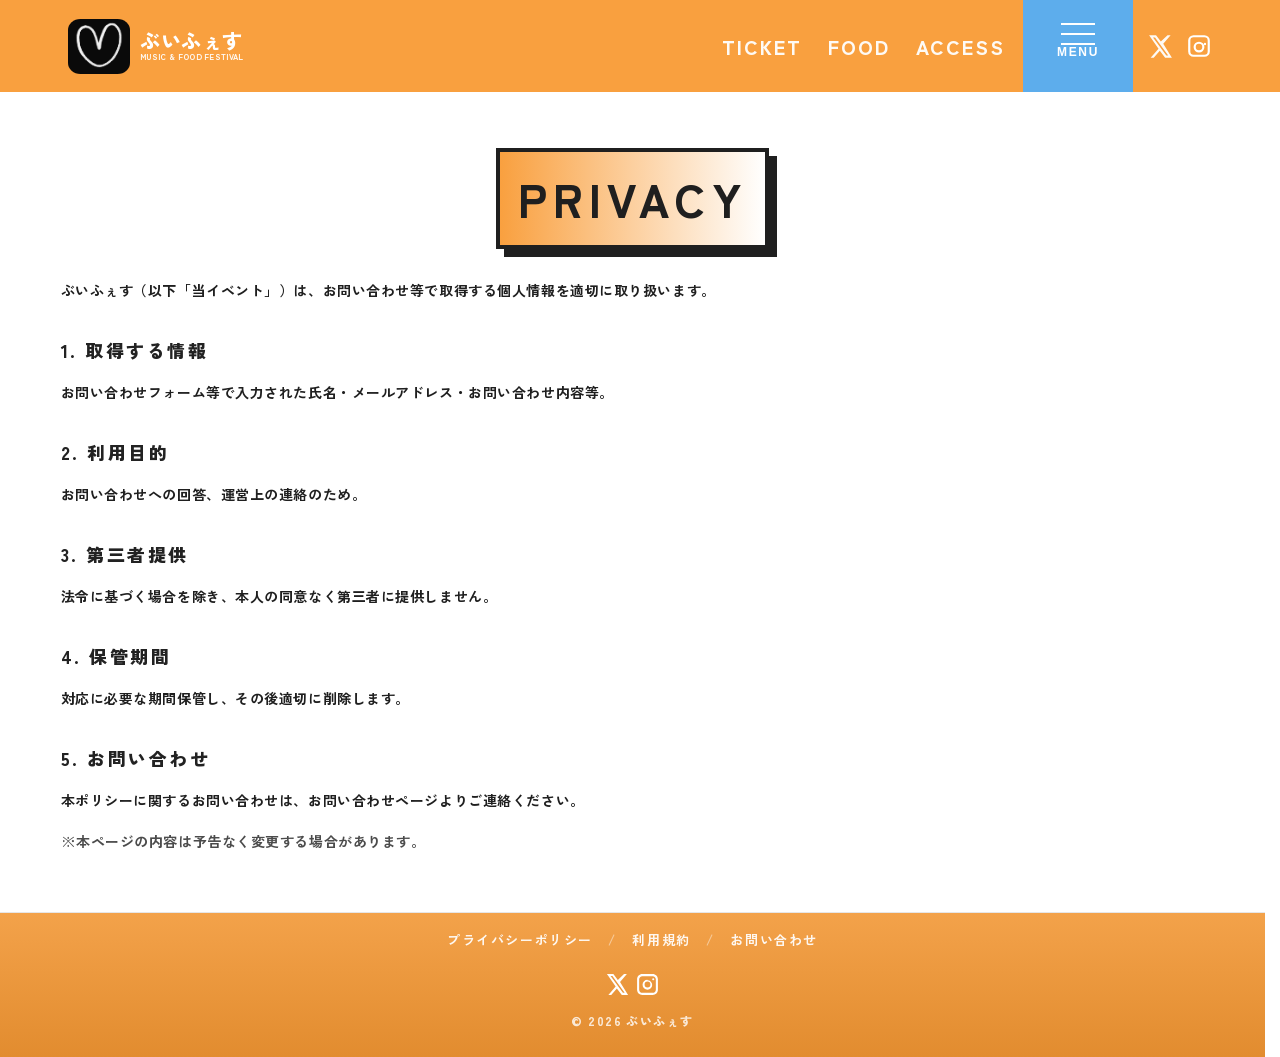
<file: privacy.html>
<!doctype html>
<html lang="ja">
<head>
  <meta charset="utf-8" />
  <meta name="viewport" content="width=device-width, initial-scale=1" />
  <title>ぶいふぇす | PRIVACY</title>

  <!-- Google tag (gtag.js) -->
  <script async src="https://www.googletagmanager.com/gtag/js?id=G-TQM8N02W8X"></script>
  <script>
    window.dataLayer = window.dataLayer || [];
    function gtag(){dataLayer.push(arguments);}
    gtag('js', new Date());
    gtag('config', 'G-TQM8N02W8X');
  </script>

  <link rel="icon" href="./img/builogo.jpg">
  <link rel="stylesheet" href="style.css" />

  <link rel="preconnect" href="https://fonts.googleapis.com">
    <link rel="preconnect" href="https://fonts.gstatic.com" crossorigin>
    <link href="https://fonts.googleapis.com/css2?family=Fraunces:opsz,wght@9..144,700;9..144,900&family=Zen+Kaku+Gothic+New:wght@400;700;900&display=swap" rel="stylesheet">
</head>

<body>

  <div class="vfesBubbles"></div>

  <div class="cfLoader" id="cfLoader" aria-hidden="true">
    <div class="cfLoaderInner">
      <div class="cfLoaderLogo">ぶいふぇす</div>

      <!-- ★ 追加：くるくる -->
      <div class="cfLoaderSpinner"></div>

      <div class="cfLoaderSub">MUSIC & FOOD FESTIVAL</div>
    </div>
  </div>
  
      <!-- HEADER -->
      <header class="cfHeader">
        <div class="cfHeaderInner">
          <a class="cfLogo" href="./index.html" aria-label="トップへ">
            <img
              src="./img/builogo.jpg"
              alt="ぶいふぇす ロゴ"
              class="cfLogoImg"
              loading="lazy"
            >
            <span class="cfLogoText">
              <span class="cfLogoMain">ぶいふぇす</span>
              <span class="cfLogoSub">MUSIC & FOOD FESTIVAL</span>
            </span>
          </a>

          <nav class="cfNav" aria-label="グローバルナビ">
            <a href="./tickets.html">TICKET</a>
            <!-- <a href="./artists.html">ARTISTS</a> -->
            <a href="./food.html">FOOD</a>
            <a href="./access.html">ACCESS</a>
          </nav>

          <button class="cfMenuBtn" id="menuBtn" aria-label="メニュー" aria-expanded="false">
            <span class="cfMenuIcon" aria-hidden="true"></span>
            <span class="cfMenuText">MENU</span>
          </button>

          <!-- X -->
          <a class="cfHeaderX" href="https://x.com/vfes_official_" target="_blank" rel="noopener" aria-label="ぶいふぇす公式X">
            <span class="cfXIcon" aria-hidden="true">
              <svg viewBox="0 0 24 24" width="22" height="22" fill="currentColor">
                <path d="M18.244 2H21l-6.56 7.497L22.154 22h-6.037l-4.728-6.184L5.98 22H3.22l7.016-8.017L1.846 2h6.19l4.274 5.649L18.244 2Zm-1.058 18h1.673L7.128 3.895H5.334L17.186 20Z"/>
              </svg>
            </span>
          </a>

          <!-- Instagram -->
          <a class="cfHeaderInstagram"
            href="https://www.instagram.com/ke_vfes/"
            target="_blank" rel="noopener">
            <span class="cfInstaIcon" aria-hidden="true">
              <svg viewBox="0 0 24 24" width="22" height="22">
                <path d="M7 2h10a5 5 0 0 1 5 5v10a5 5 0 0 1-5 5H7a5 5 0 0 1-5-5V7a5 5 0 0 1 5-5zm10 2H7a3 3 0 0 0-3 3v10a3 3 0 0 0 3 3h10a3 3 0 0 0 3-3V7a3 3 0 0 0-3-3zm-5 4a5 5 0 1 1 0 10 5 5 0 0 1 0-10zm0 2a3 3 0 1 0 0 6 3 3 0 0 0 0-6zm5.5-.9a1.1 1.1 0 1 1 0 2.2 1.1 1.1 0 0 1 0-2.2z"/>
              </svg>
            </span>
            <span class="cfInstaText">Instagram</span>
          </a>

        </div>
      </header>

  <!-- DRAWER -->
  <div class="cfDrawer" id="drawer" hidden>
    <!-- <button class="cfDrawerClose" id="drawerClose" aria-label="メニューを閉じる">
      ×
    </button> -->

    <div class="cfDrawerInner">
      <a href="index.html">TOP</a>
      <a href="info.html">ABOUT</a>
      <!-- <a href="artists.html">ARTISTS</a> -->
      <a href="food.html">FOOD</a>
      <a href="tickets.html">TICKET</a>
      <a href="access.html">ACCESS</a>
      <a
        href="https://www.instagram.com/ke_vfes/"
        target="_blank"
        rel="noopener noreferrer"
        class="cfDrawerInstagram"
      >
        INSTAGRAM
      </a>
      <a
        href="https://x.com/vfes_official_"
        target="_blank"
        rel="noopener noreferrer"
        class="cfDrawerX"
      >
        X
      </a>
    </div>
  </div>

  <!-- MAIN -->
  <main>
    <section class="cfSection">
        <h2 class="cfSectionTitle">PRIVACY</h2>

        <div class="cfWrap cfLegal">
        <p>ぶいふぇす（以下「当イベント」）は、お問い合わせ等で取得する個人情報を適切に取り扱います。</p>

        <h3>1. 取得する情報</h3>
        <p>お問い合わせフォーム等で入力された氏名・メールアドレス・お問い合わせ内容等。</p>

        <h3>2. 利用目的</h3>
        <p>お問い合わせへの回答、運営上の連絡のため。</p>

        <h3>3. 第三者提供</h3>
        <p>法令に基づく場合を除き、本人の同意なく第三者に提供しません。</p>

        <h3>4. 保管期間</h3>
        <p>対応に必要な期間保管し、その後適切に削除します。</p>

        <h3>5. お問い合わせ</h3>
        <p>本ポリシーに関するお問い合わせは、お問い合わせページよりご連絡ください。</p>

        <p class="cfLegalNote">※本ページの内容は予告なく変更する場合があります。</p>
        </div>
    </section>
    </main>

  <!-- FOOTER -->
    <footer class="cfFooterSimple">
      <div class="cfFooterSimpleInner">
        <nav class="cfFooterPolicy">
          <a href="privacy.html">プライバシーポリシー</a>
          <span>/</span>
          <a href="terms.html">利用規約</a>
          <span>/</span>
          <a href="contact.html">お問い合わせ</a>
        </nav>

        <a
          href="https://x.com/vfes_official_"
          class="cfFooterX"
          target="_blank"
          rel="noopener noreferrer"
          aria-label="ぶいふぇす公式X">
          <svg viewBox="0 0 24 24" aria-hidden="true">
            <path d="M18.244 2H21l-6.56 7.497L22.154 22h-6.037l-4.728-6.184L5.98 22H3.22l7.016-8.017L1.846 2h6.19l4.274 5.649L18.244 2Zm-1.058 18h1.673L7.128 3.895H5.334L17.186 20Z"/>
          </svg>
        </a>

          <a
            href="https://www.instagram.com/ke_vfes/"
            class="cfFooterInstagram"
            target="_blank"
            rel="noopener noreferrer"
            aria-label="ぶいふぇす公式Instagram">
            <svg viewBox="0 0 24 24" aria-hidden="true">
              <path d="M7 2C4.2 2 2 4.2 2 7v10c0 2.8 2.2 5 5 5h10c2.8 0 5-2.2 5-5V7c0-2.8-2.2-5-5-5H7zm10 2c1.7 0 3 1.3 3 3v10c0 1.7-1.3 3-3 3H7c-1.7 0-3-1.3-3-3V7c0-1.7 1.3-3 3-3h10zm-5 3.5A4.5 4.5 0 1 0 12 17a4.5 4.5 0 0 0 0-9zm0 7.3a2.8 2.8 0 1 1 0-5.6 2.8 2.8 0 0 1 0 5.6zM17.5 6a1 1 0 1 0 0 2 1 1 0 0 0 0-2z"/>
            </svg>
          </a>

        <p class="cfFooterCopy">
          © 2026 ぶいふぇす
        </p>
      </div>
    </footer>

<script src="./main.js"></script>
</body>
</html>
</file>
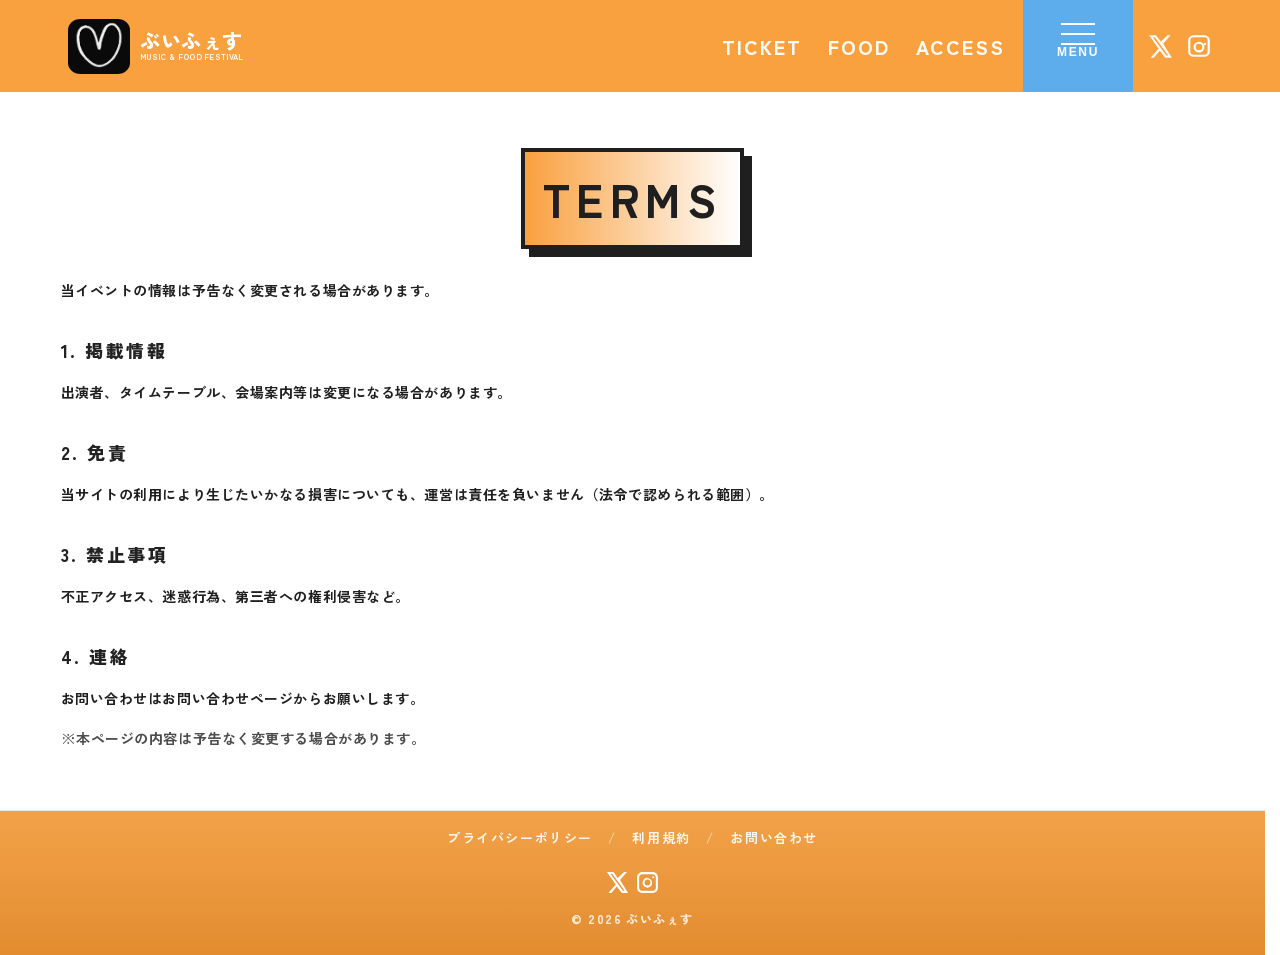
<file: terms.html>
<!doctype html>
<html lang="ja">
<head>
  <meta charset="utf-8" />
  <meta name="viewport" content="width=device-width, initial-scale=1" />
  <title>ぶいふぇす | TERMS</title>

  <!-- Google tag (gtag.js) -->
  <script async src="https://www.googletagmanager.com/gtag/js?id=G-TQM8N02W8X"></script>
  <script>
    window.dataLayer = window.dataLayer || [];
    function gtag(){dataLayer.push(arguments);}
    gtag('js', new Date());
    gtag('config', 'G-TQM8N02W8X');
  </script>

  <link rel="icon" href="./img/builogo.jpg">
  <link rel="stylesheet" href="style.css" />

  <link rel="preconnect" href="https://fonts.googleapis.com">
    <link rel="preconnect" href="https://fonts.gstatic.com" crossorigin>
    <link href="https://fonts.googleapis.com/css2?family=Fraunces:opsz,wght@9..144,700;9..144,900&family=Zen+Kaku+Gothic+New:wght@400;700;900&display=swap" rel="stylesheet">
</head>

<body>

  <div class="vfesBubbles"></div>

  <div class="cfLoader" id="cfLoader" aria-hidden="true">
    <div class="cfLoaderInner">
      <div class="cfLoaderLogo">ぶいふぇす</div>

      <!-- ★ 追加：くるくる -->
      <div class="cfLoaderSpinner"></div>

      <div class="cfLoaderSub">MUSIC & FOOD FESTIVAL</div>
    </div>
  </div>

      <!-- HEADER -->
      <header class="cfHeader">
        <div class="cfHeaderInner">
          <a class="cfLogo" href="./index.html" aria-label="トップへ">
            <img
              src="./img/builogo.jpg"
              alt="ぶいふぇす ロゴ"
              class="cfLogoImg"
              loading="lazy"
            >
            <span class="cfLogoText">
              <span class="cfLogoMain">ぶいふぇす</span>
              <span class="cfLogoSub">MUSIC & FOOD FESTIVAL</span>
            </span>
          </a>

          <nav class="cfNav" aria-label="グローバルナビ">
            <a href="./tickets.html">TICKET</a>
            <!-- <a href="./artists.html">ARTISTS</a> -->
            <a href="./food.html">FOOD</a>
            <a href="./access.html">ACCESS</a>
          </nav>

          <button class="cfMenuBtn" id="menuBtn" aria-label="メニュー" aria-expanded="false">
            <span class="cfMenuIcon" aria-hidden="true"></span>
            <span class="cfMenuText">MENU</span>
          </button>

          <!-- X -->
          <a class="cfHeaderX" href="https://x.com/vfes_official_" target="_blank" rel="noopener" aria-label="ぶいふぇす公式X">
            <span class="cfXIcon" aria-hidden="true">
              <svg viewBox="0 0 24 24" width="22" height="22" fill="currentColor">
                <path d="M18.244 2H21l-6.56 7.497L22.154 22h-6.037l-4.728-6.184L5.98 22H3.22l7.016-8.017L1.846 2h6.19l4.274 5.649L18.244 2Zm-1.058 18h1.673L7.128 3.895H5.334L17.186 20Z"/>
              </svg>
            </span>
          </a>

          <!-- Instagram -->
          <a class="cfHeaderInstagram"
            href="https://www.instagram.com/ke_vfes/"
            target="_blank" rel="noopener">
            <span class="cfInstaIcon" aria-hidden="true">
              <svg viewBox="0 0 24 24" width="22" height="22">
                <path d="M7 2h10a5 5 0 0 1 5 5v10a5 5 0 0 1-5 5H7a5 5 0 0 1-5-5V7a5 5 0 0 1 5-5zm10 2H7a3 3 0 0 0-3 3v10a3 3 0 0 0 3 3h10a3 3 0 0 0 3-3V7a3 3 0 0 0-3-3zm-5 4a5 5 0 1 1 0 10 5 5 0 0 1 0-10zm0 2a3 3 0 1 0 0 6 3 3 0 0 0 0-6zm5.5-.9a1.1 1.1 0 1 1 0 2.2 1.1 1.1 0 0 1 0-2.2z"/>
              </svg>
            </span>
            <span class="cfInstaText">Instagram</span>
          </a>

        </div>
      </header>

  <!-- DRAWER -->
  <div class="cfDrawer" id="drawer" hidden>
    <!-- <button class="cfDrawerClose" id="drawerClose" aria-label="メニューを閉じる">
      ×
    </button> -->

    <div class="cfDrawerInner">
      <a href="index.html">TOP</a>
      <a href="info.html">ABOUT</a>
      <!-- <a href="artists.html">ARTISTS</a> -->
      <a href="food.html">FOOD</a>
      <a href="tickets.html">TICKET</a>
      <a href="access.html">ACCESS</a>
      <a
        href="https://www.instagram.com/ke_vfes/"
        target="_blank"
        rel="noopener noreferrer"
        class="cfDrawerInstagram"
      >
        INSTAGRAM
      </a>
      <a
        href="https://x.com/vfes_official_"
        target="_blank"
        rel="noopener noreferrer"
        class="cfDrawerX"
      >
        X
      </a>
    </div>
  </div>

  <!-- MAIN -->
  <main>
    <section class="cfSection">
        <h2 class="cfSectionTitle">TERMS</h2>

        <div class="cfWrap cfLegal">
        <p>当イベントの情報は予告なく変更される場合があります。</p>

        <h3>1. 掲載情報</h3>
        <p>出演者、タイムテーブル、会場案内等は変更になる場合があります。</p>

        <h3>2. 免責</h3>
        <p>当サイトの利用により生じたいかなる損害についても、運営は責任を負いません（法令で認められる範囲）。</p>

        <h3>3. 禁止事項</h3>
        <p>不正アクセス、迷惑行為、第三者への権利侵害など。</p>

        <h3>4. 連絡</h3>
        <p>お問い合わせはお問い合わせページからお願いします。</p>

        <p class="cfLegalNote">※本ページの内容は予告なく変更する場合があります。</p>
        </div>
    </section>
    </main>

  <!-- FOOTER -->
    <footer class="cfFooterSimple">
      <div class="cfFooterSimpleInner">
        <nav class="cfFooterPolicy">
          <a href="privacy.html">プライバシーポリシー</a>
          <span>/</span>
          <a href="terms.html">利用規約</a>
          <span>/</span>
          <a href="contact.html">お問い合わせ</a>
        </nav>

        <a
          href="https://x.com/vfes_official_"
          class="cfFooterX"
          target="_blank"
          rel="noopener noreferrer"
          aria-label="ぶいふぇす公式X">
          <svg viewBox="0 0 24 24" aria-hidden="true">
            <path d="M18.244 2H21l-6.56 7.497L22.154 22h-6.037l-4.728-6.184L5.98 22H3.22l7.016-8.017L1.846 2h6.19l4.274 5.649L18.244 2Zm-1.058 18h1.673L7.128 3.895H5.334L17.186 20Z"/>
          </svg>
        </a>

          <a
            href="https://www.instagram.com/ke_vfes/"
            class="cfFooterInstagram"
            target="_blank"
            rel="noopener noreferrer"
            aria-label="ぶいふぇす公式Instagram">
            <svg viewBox="0 0 24 24" aria-hidden="true">
              <path d="M7 2C4.2 2 2 4.2 2 7v10c0 2.8 2.2 5 5 5h10c2.8 0 5-2.2 5-5V7c0-2.8-2.2-5-5-5H7zm10 2c1.7 0 3 1.3 3 3v10c0 1.7-1.3 3-3 3H7c-1.7 0-3-1.3-3-3V7c0-1.7 1.3-3 3-3h10zm-5 3.5A4.5 4.5 0 1 0 12 17a4.5 4.5 0 0 0 0-9zm0 7.3a2.8 2.8 0 1 1 0-5.6 2.8 2.8 0 0 1 0 5.6zM17.5 6a1 1 0 1 0 0 2 1 1 0 0 0 0-2z"/>
            </svg>
          </a>

        <p class="cfFooterCopy">
          © 2026 ぶいふぇす
        </p>
      </div>
    </footer>

 <script src="./main.js"></script>
</body>
</html>
</file>
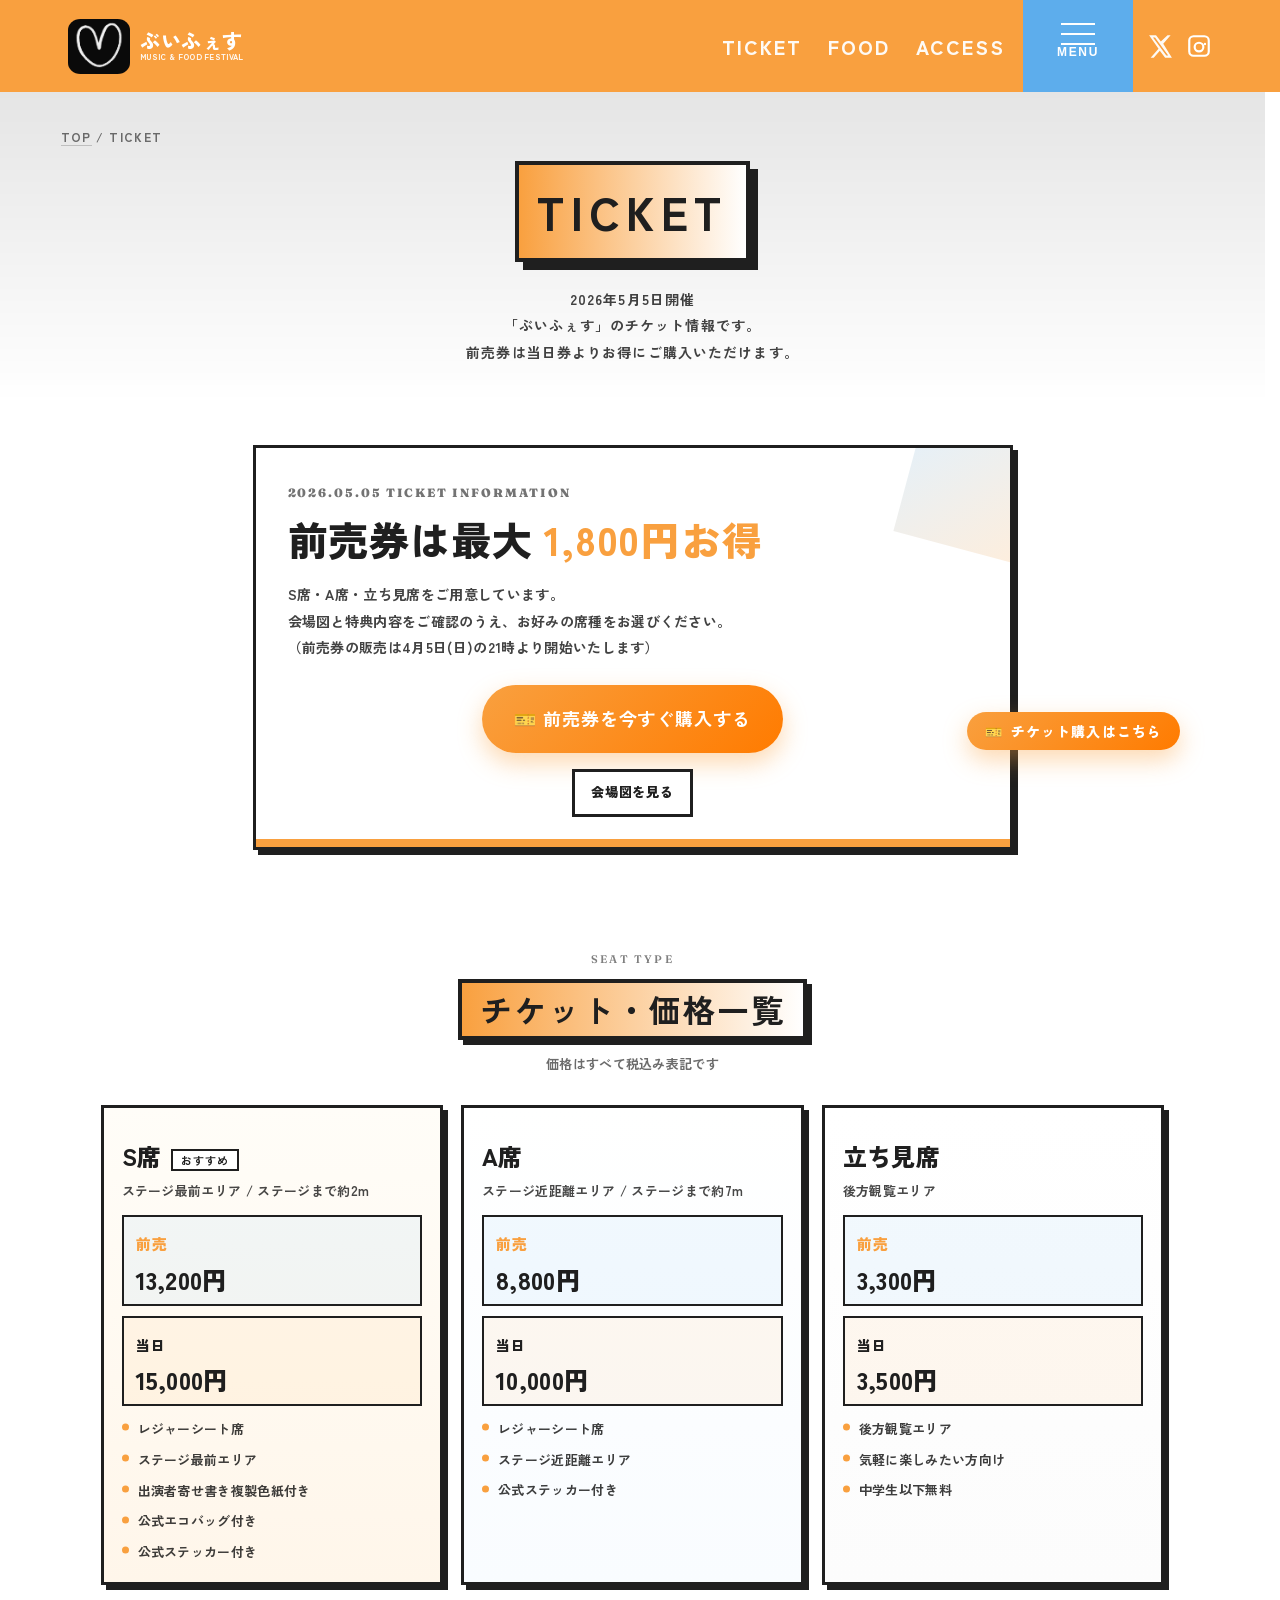
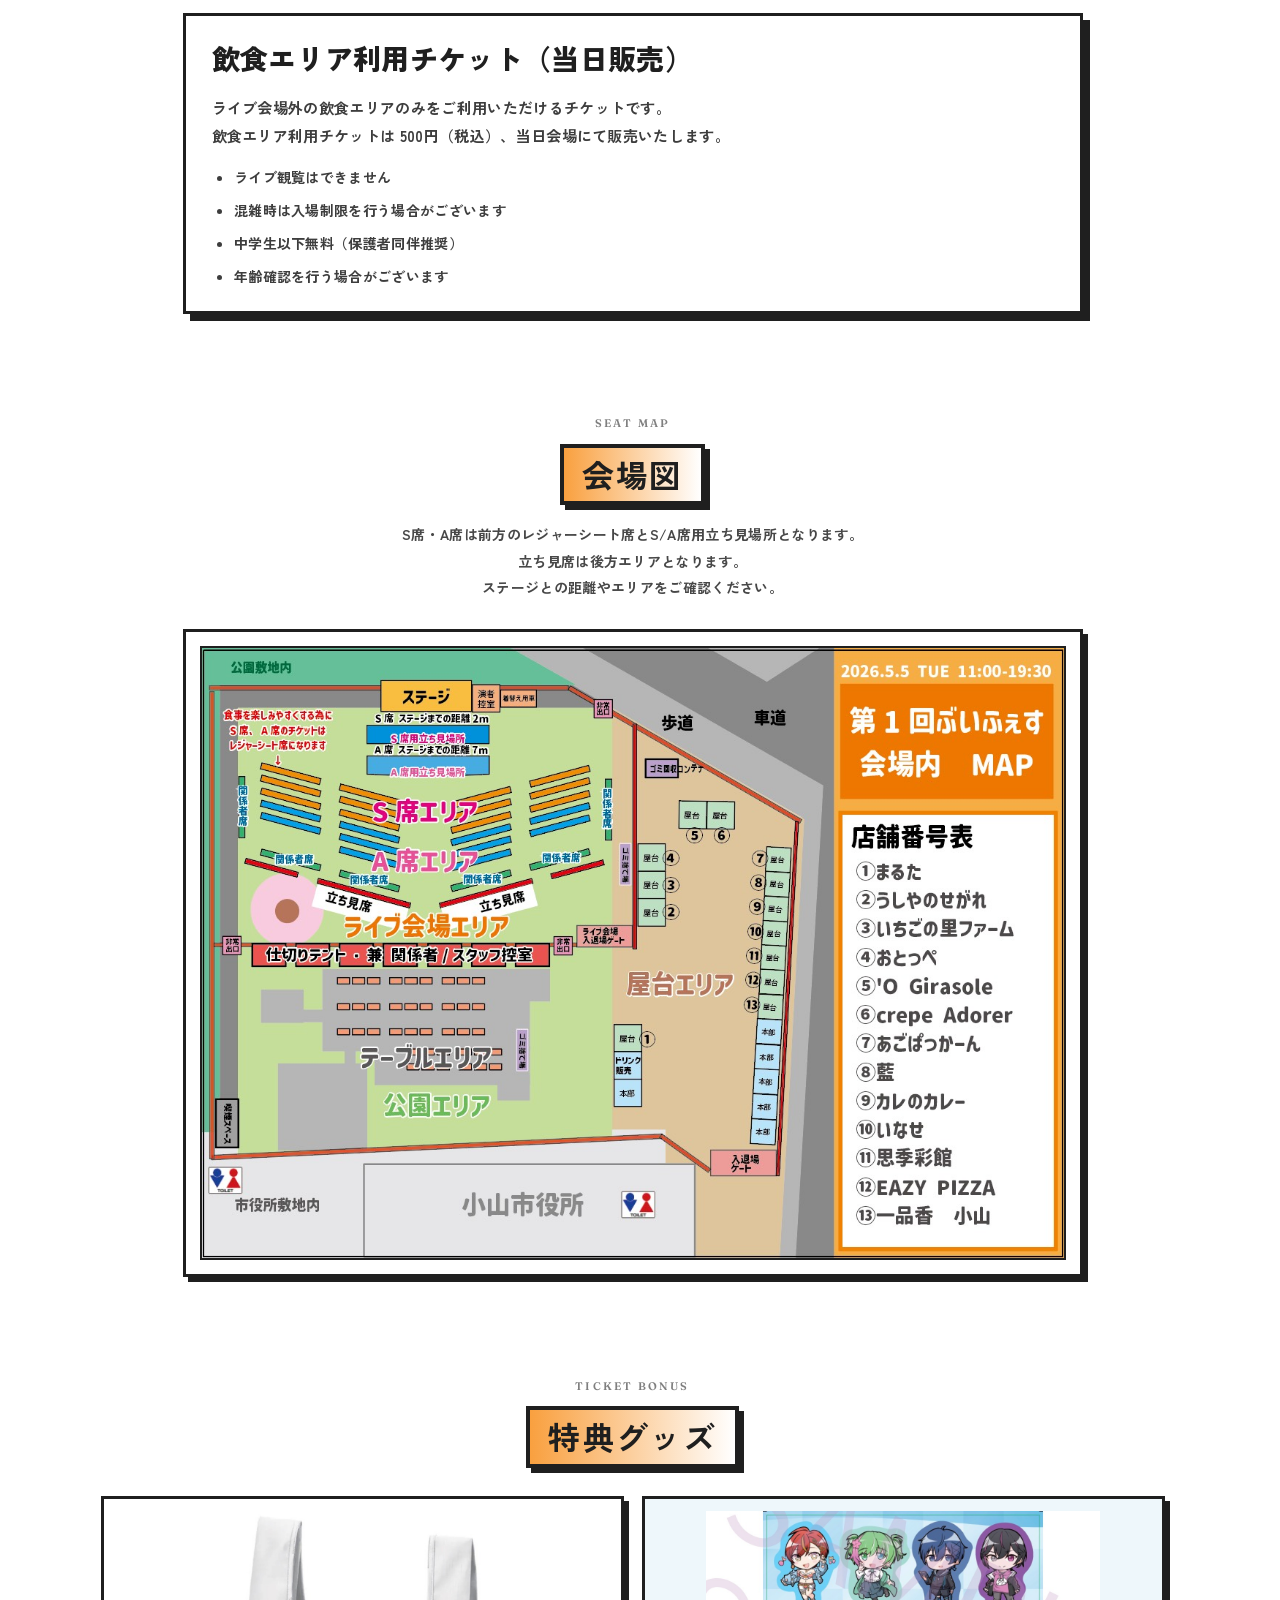
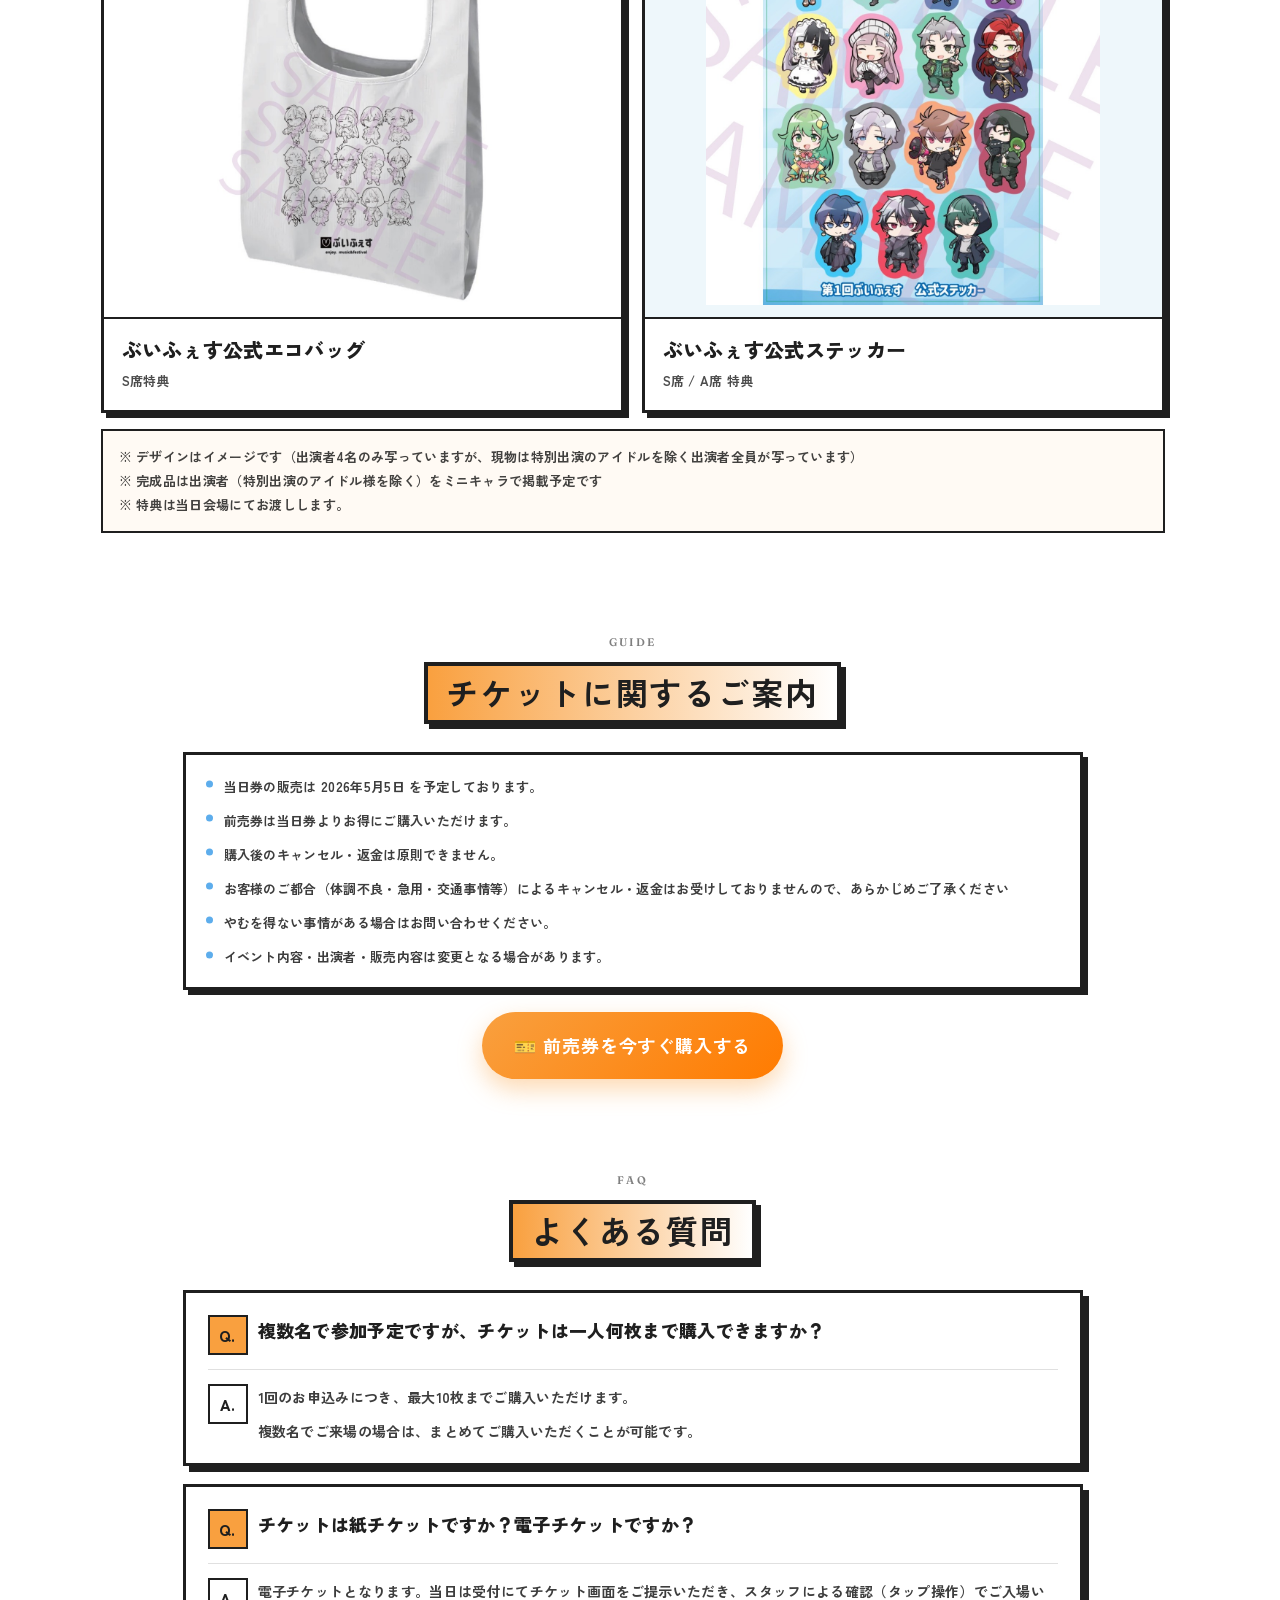
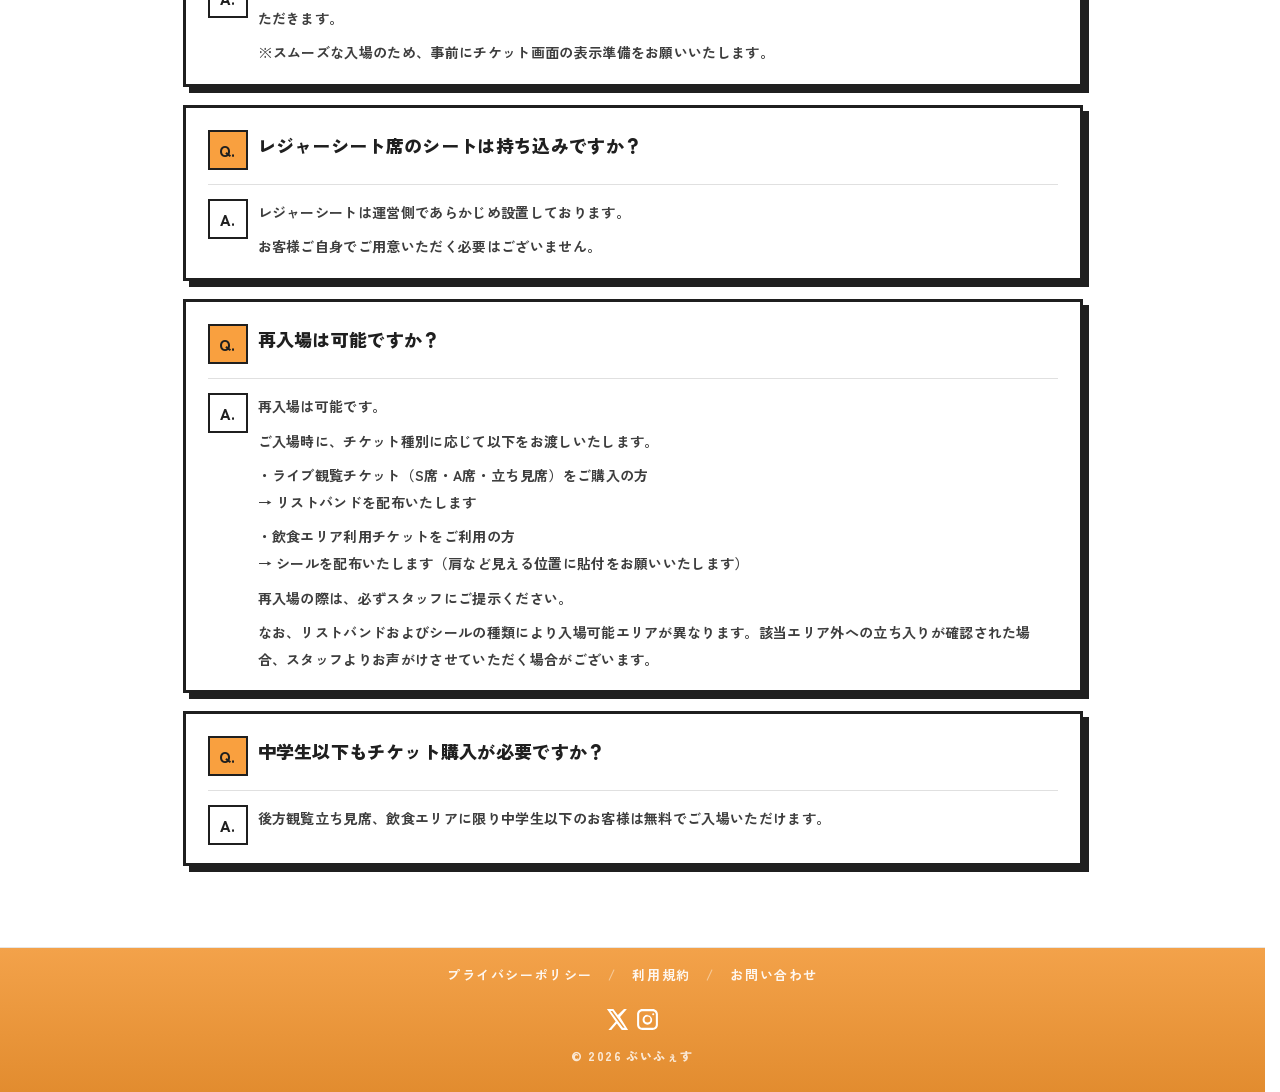
<file: tickets.html>
<!doctype html>
<html lang="ja">
<head>
  <meta charset="utf-8" />
  <meta name="viewport" content="width=device-width, initial-scale=1" />
  <title>ぶいふぇす | TICKET</title>
  <meta name="description" content="ぶいふぇす2026のチケット情報ページです。S席・A席・立ち見席・飲食エリア利用チケットの価格、特典、会場図、FAQをご案内しています。" />

  <!-- Google tag (gtag.js) -->
  <script async src="https://www.googletagmanager.com/gtag/js?id=G-TQM8N02W8X"></script>
  <script>
    window.dataLayer = window.dataLayer || [];
    function gtag(){dataLayer.push(arguments);}
    gtag('js', new Date());
    gtag('config', 'G-TQM8N02W8X');
  </script>

  <link rel="icon" href="./img/builogo.jpg">
  <link rel="stylesheet" href="./style.css?v=20260403-1" />

  <link rel="preconnect" href="https://fonts.googleapis.com">
  <link rel="preconnect" href="https://fonts.gstatic.com" crossorigin>
  <link href="https://fonts.googleapis.com/css2?family=Fraunces:opsz,wght@9..144,700;9..144,900&family=Zen+Kaku+Gothic+New:wght@400;700;900&display=swap" rel="stylesheet">
</head>

<body class="page-ticket">

  <div class="vfesBubbles"></div>

  <div class="cfLoader" id="cfLoader" aria-hidden="true">
    <div class="cfLoaderInner">
      <div class="cfLoaderLogo">ぶいふぇす</div>
      <div class="cfLoaderSpinner"></div>
      <div class="cfLoaderSub">MUSIC & FOOD FESTIVAL</div>
    </div>
  </div>

  <!-- HEADER -->
  <header class="cfHeader">
    <div class="cfHeaderInner">
      <a class="cfLogo" href="./index.html" aria-label="トップへ">
        <img
          src="./img/builogo.jpg"
          alt="ぶいふぇす ロゴ"
          class="cfLogoImg"
          loading="lazy"
        >
        <span class="cfLogoText">
          <span class="cfLogoMain">ぶいふぇす</span>
          <span class="cfLogoSub">MUSIC & FOOD FESTIVAL</span>
        </span>
      </a>

      <nav class="cfNav" aria-label="グローバルナビ">
        <a href="./tickets.html">TICKET</a>
        <!-- <a href="./artists.html">ARTISTS</a> -->
        <a href="./food.html">FOOD</a>
        <a href="./access.html">ACCESS</a>
      </nav>

      <button class="cfMenuBtn" id="menuBtn" aria-label="メニュー" aria-expanded="false">
        <span class="cfMenuIcon" aria-hidden="true"></span>
        <span class="cfMenuText">MENU</span>
      </button>

      <a class="cfHeaderX" href="https://x.com/vfes_official_" target="_blank" rel="noopener" aria-label="ぶいふぇす公式X">
        <span class="cfXIcon" aria-hidden="true">
          <svg viewBox="0 0 24 24" width="22" height="22" fill="currentColor">
            <path d="M18.244 2H21l-6.56 7.497L22.154 22h-6.037l-4.728-6.184L5.98 22H3.22l7.016-8.017L1.846 2h6.19l4.274 5.649L18.244 2Zm-1.058 18h1.673L7.128 3.895H5.334L17.186 20Z"/>
          </svg>
        </span>
      </a>

      <a class="cfHeaderInstagram"
        href="https://www.instagram.com/ke_vfes/"
        target="_blank" rel="noopener">
        <span class="cfInstaIcon" aria-hidden="true">
          <svg viewBox="0 0 24 24" width="22" height="22">
            <path d="M7 2h10a5 5 0 0 1 5 5v10a5 5 0 0 1-5 5H7a5 5 0 0 1-5-5V7a5 5 0 0 1 5-5zm10 2H7a3 3 0 0 0-3 3v10a3 3 0 0 0 3 3h10a3 3 0 0 0 3-3V7a3 3 0 0 0-3-3zm-5 4a5 5 0 1 1 0 10 5 5 0 0 1 0-10zm0 2a3 3 0 1 0 0 6 3 3 0 0 0 0-6zm5.5-.9a1.1 1.1 0 1 1 0 2.2 1.1 1.1 0 0 1 0-2.2z"/>
          </svg>
        </span>
        <span class="cfInstaText">Instagram</span>
      </a>
    </div>
  </header>

  <!-- DRAWER -->
  <div class="cfDrawer" id="drawer" hidden>
    <div class="cfDrawerInner">
      <a href="index.html">TOP</a>
      <a href="info.html">ABOUT</a>
      <!-- <a href="artists.html">ARTISTS</a> -->
      <a href="food.html">FOOD</a>
      <a href="tickets.html">TICKET</a>
      <a href="access.html">ACCESS</a>
      <a
        href="https://www.instagram.com/ke_vfes/"
        target="_blank"
        rel="noopener noreferrer"
        class="cfDrawerInstagram"
      >
        INSTAGRAM
      </a>
      <a
        href="https://x.com/vfes_official_"
        target="_blank"
        rel="noopener noreferrer"
        class="cfDrawerX"
      >
        X
      </a>
    </div>
  </div>

  <!-- MAIN -->
  <main>
    <div class="cfPageHero">
      <div class="cfPageInner">
        <p class="cfBreadcrumb"><a href="index.html">TOP</a> / TICKET</p>
        <h1 class="cfPageTitle">TICKET</h1>
        <p class="cfPageLead">
          2026年5月5日開催<br>「ぶいふぇす」のチケット情報です。<br>
          前売券は当日券よりお得にご購入いただけます。
        </p>
      </div>
    </div>

    <!-- HERO -->
    <section class="cfSection ticketSection ticketSection--hero">
      <div class="cfWrap">
        <div class="ticketHeroMain ticketHeroMain--single">
          <p class="ticketHeroEyebrow">2026.05.05 TICKET INFORMATION</p>
          <h2 class="ticketHeroCatch">
            前売券は最大 <span>1,800円お得</span>
          </h2>
          <p class="ticketHeroCopy">
            S席・A席・立ち見席をご用意しています。<br>
            会場図と特典内容をご確認のうえ、お好みの席種をお選びください。<br>
            （前売券の販売は4月5日(日)の21時より開始いたします）
          </p>

          <div class="ticketHeroBtns">
            <a class="ticketMainBtn" href="https://tiget.net/events/478236" target="_blank" rel="noopener noreferrer">
              🎫 前売券を今すぐ購入する
            </a>
            <a class="cfBtnOutline" href="#seatmap">会場図を見る</a>
          </div>
        </div>
      </div>
    </section>

    <!-- PRICE -->
    <section class="cfSection ticketSection">
      <div class="cfWrap">
        <div class="ticketSectionHead">
          <p class="ticketSectionSub">SEAT TYPE</p>
          <h2 class="ticketSectionTitle">チケット・価格一覧</h2>
          <p class="ticketSectionText ticketSectionText--small">価格はすべて税込み表記です</p>
        </div>

        <div class="ticketGridClean">
          <article class="ticketSeatCard ticketSeatCard--s">
            <!-- <div class="ticketSeatLabel">S SEAT</div> -->
            <h3 class="ticketSeatTitle">S席</h3>
            <p class="ticketSeatLead">ステージ最前エリア / ステージまで約2m</p>

            <div class="ticketSeatPrice">
              <div class="ticketSeatPriceBox">
                <span class="ticketSeatPriceTag">前売</span>
                <strong>13,200円</strong>
              </div>
              <div class="ticketSeatPriceBox ticketSeatPriceBox--sub">
                <span class="ticketSeatPriceTag">当日</span>
                <strong>15,000円</strong>
              </div>
            </div>

            <ul class="ticketSeatList">
              <li>レジャーシート席</li>
              <li>ステージ最前エリア</li>
              <li>出演者寄せ書き複製色紙付き</li>
              <li>公式エコバッグ付き</li>
              <li>公式ステッカー付き</li>
            </ul>
          </article>

          <article class="ticketSeatCard ticketSeatCard--a">
            <!-- <div class="ticketSeatLabel">A SEAT</div> -->
            <h3 class="ticketSeatTitle">A席</h3>
            <p class="ticketSeatLead">ステージ近距離エリア / ステージまで約7m</p>

            <div class="ticketSeatPrice">
              <div class="ticketSeatPriceBox">
                <span class="ticketSeatPriceTag">前売</span>
                <strong>8,800円</strong>
              </div>
              <div class="ticketSeatPriceBox ticketSeatPriceBox--sub">
                <span class="ticketSeatPriceTag">当日</span>
                <strong>10,000円</strong>
              </div>
            </div>

            <ul class="ticketSeatList">
              <li>レジャーシート席</li>
              <li>ステージ近距離エリア</li>
              <li>公式ステッカー付き</li>
            </ul>
          </article>

          <article class="ticketSeatCard ticketSeatCard--stand">
            <!-- <div class="ticketSeatLabel">STANDING</div> -->
            <h3 class="ticketSeatTitle">立ち見席</h3>
            <p class="ticketSeatLead">後方観覧エリア</p>

            <div class="ticketSeatPrice">
              <div class="ticketSeatPriceBox">
                <span class="ticketSeatPriceTag">前売</span>
                <strong>3,300円</strong>
              </div>
              <div class="ticketSeatPriceBox ticketSeatPriceBox--sub">
                <span class="ticketSeatPriceTag">当日</span>
                <strong>3,500円</strong>
              </div>
            </div>

            <ul class="ticketSeatList">
              <li>後方観覧エリア</li>
              <li>気軽に楽しみたい方向け</li>
              <li>中学生以下無料</li>
            </ul>
          </article>
        </div>

            <div class="ticketAreaNote">
              <h3 class="ticketAreaNoteTitle">飲食エリア利用チケット（当日販売）</h3>
              <p class="ticketAreaNoteText">
                ライブ会場外の飲食エリアのみをご利用いただけるチケットです。<br>
                飲食エリア利用チケットは <strong>500円（税込）</strong>、当日会場にて販売いたします。
              </p>

              <ul class="ticketAreaNoteList">
                <li>ライブ観覧はできません</li>
                <li>混雑時は入場制限を行う場合がございます</li>
                <li>中学生以下無料（保護者同伴推奨）</li>
                <li>年齢確認を行う場合がございます</li>
              </ul>
            </div>
        </div>
      </div>
    </section>

    <!-- SEAT MAP -->
    <section class="cfSection ticketSection" id="seatmap">
      <div class="cfWrap">
        <div class="ticketSectionHead">
          <p class="ticketSectionSub">SEAT MAP</p>
          <h2 class="ticketSectionTitle">会場図</h2>
        <p class="ticketSectionText">
          S席・A席は前方のレジャーシート席とS/A席用立ち見場所となります。<br>立ち見席は後方エリアとなります。<br>
          ステージとの距離やエリアをご確認ください。
        </p>
        </div>

        <figure class="ticketMapCard">
          <img src="./img/map.jpg" alt="ぶいふぇす 会場図 S席・A席・立ち見席の配置図" loading="lazy">
        </figure>
      </div>
    </section>

    <!-- BONUS -->
    <section class="cfSection ticketSection">
      <div class="cfWrap">
        <div class="ticketSectionHead">
          <p class="ticketSectionSub">TICKET BONUS</p>
          <h2 class="ticketSectionTitle">特典グッズ</h2>
          <!-- <p class="ticketSectionText ticketSectionText--bonus">
            S席ご購入の方には公式エコバッグと公式ステッカーA席ご購入の方には公式ステッカーを当日会場にてお渡しします。
          </p> -->
        </div>

        <div class="ticketBonusGridClean">
          <article class="ticketBonusCardClean">
            <div class="ticketBonusCardImg ticketBonusCardImg--bag">
              <img src="./img/echobag2.jpg" alt="ぶいふぇす公式エコバッグ イメージ" loading="lazy">
            </div>
            <div class="ticketBonusCardBody">
              <h3>ぶいふぇす公式エコバッグ</h3>
              <p>S席特典</p>
            </div>
          </article>

          <article class="ticketBonusCardClean">
            <div class="ticketBonusCardImg ticketBonusCardImg--sticker">
              <img src="./img/buifes-sticker2.jpg" alt="ぶいふぇす公式ステッカー イメージ" loading="lazy">
            </div>
            <div class="ticketBonusCardBody">
              <h3>ぶいふぇす公式ステッカー</h3>
              <p>S席 / A席 特典</p>
            </div>
          </article>
        </div>

        <div class="ticketGiftNoteClean">
          ※ デザインはイメージです（出演者4名のみ写っていますが、現物は特別出演のアイドルを除く出演者全員が写っています）<br>
          ※ 完成品は出演者（特別出演のアイドル様を除く）をミニキャラで掲載予定です<br>
          ※ 特典は当日会場にてお渡しします。
        </div>
      </div>
    </section>

    <!-- GUIDE -->
    <section class="cfSection ticketSection">
      <div class="cfWrap">
        <div class="ticketSectionHead">
          <p class="ticketSectionSub">GUIDE</p>
          <h2 class="ticketSectionTitle">チケットに関するご案内</h2>
        </div>

        <div class="ticketGuideCardClean">
          <ul class="ticketGuideListClean">
            <li>当日券の販売は <strong>2026年5月5日</strong> を予定しております。</li>
            <li>前売券は当日券よりお得にご購入いただけます。</li>
            <li>購入後のキャンセル・返金は原則できません。</li>
            <li>お客様のご都合（体調不良・急用・交通事情等）によるキャンセル・返金はお受けしておりませんので、あらかじめご了承ください</li>
            <li>やむを得ない事情がある場合はお問い合わせください。</li>
            <li>イベント内容・出演者・販売内容は変更となる場合があります。</li>
          </ul>
        </div>

        <div class="ticketBottomCta">
        <a class="ticketMainBtn" href="https://tiget.net/events/478236" target="_blank" rel="noopener noreferrer">
          🎫 前売券を今すぐ購入する
        </a>
        </div>
      </div>
    </section>
  </main>


  <section class="ticketSection reveal" id="faq" aria-label="よくある質問">
    <div class="cfWrap">
      <div class="ticketSectionHead">
        <p class="ticketSectionSub">FAQ</p>
        <h2 class="ticketSectionTitle">よくある質問</h2>
      </div>

      <div class="ticketFaqList">
        <div class="ticketFaqItem">
          <div class="ticketFaqQ">
            <span class="ticketFaqMark">Q.</span>
            <p>複数名で参加予定ですが、チケットは一人何枚まで購入できますか？</p>
          </div>
          <div class="ticketFaqA">
            <span class="ticketFaqMark">A.</span>
            <div>
              <p>1回のお申込みにつき、最大10枚までご購入いただけます。</p>
              <p>複数名でご来場の場合は、まとめてご購入いただくことが可能です。</p>
            </div>
          </div>
        </div>

        <div class="ticketFaqItem">
          <div class="ticketFaqQ">
            <span class="ticketFaqMark">Q.</span>
            <p>チケットは紙チケットですか？電子チケットですか？</p>
          </div>
          <div class="ticketFaqA">
            <span class="ticketFaqMark">A.</span>
            <div>
              <p>電子チケットとなります。当日は受付にてチケット画面をご提示いただき、スタッフによる確認（タップ操作）でご入場いただきます。</p>
              <p>※スムーズな入場のため、事前にチケット画面の表示準備をお願いいたします。</p>
            </div>
          </div>
        </div>

        <div class="ticketFaqItem">
          <div class="ticketFaqQ">
            <span class="ticketFaqMark">Q.</span>
            <p>レジャーシート席のシートは持ち込みですか？</p>
          </div>
          <div class="ticketFaqA">
            <span class="ticketFaqMark">A.</span>
            <div>
              <p>レジャーシートは運営側であらかじめ設置しております。</p>
              <p>お客様ご自身でご用意いただく必要はございません。</p>
            </div>
          </div>
        </div>

        <div class="ticketFaqItem">
          <div class="ticketFaqQ">
            <span class="ticketFaqMark">Q.</span>
            <p>再入場は可能ですか？</p>
          </div>

          <div class="ticketFaqA">
            <span class="ticketFaqMark">A.</span>
          <div>
            <p>再入場は可能です。</p>
            <p>ご入場時に、チケット種別に応じて以下をお渡しいたします。</p>
            <p>・ライブ観覧チケット（S席・A席・立ち見席）をご購入の方<br>→ リストバンドを配布いたします</p>
            <p>・飲食エリア利用チケットをご利用の方<br>→ シールを配布いたします（肩など見える位置に貼付をお願いいたします）</p>
            <p>再入場の際は、必ずスタッフにご提示ください。</p>
            <p>なお、リストバンドおよびシールの種類により入場可能エリアが異なります。該当エリア外への立ち入りが確認された場合、スタッフよりお声がけさせていただく場合がございます。</p>
          </div>
          </div>
        </div>

        <div class="ticketFaqItem">
          <div class="ticketFaqQ">
            <span class="ticketFaqMark">Q.</span>
            <p>中学生以下もチケット購入が必要ですか？</p>
          </div>
          <div class="ticketFaqA">
            <span class="ticketFaqMark">A.</span>
            <div>
              <p>後方観覧立ち見席、飲食エリアに限り中学生以下のお客様は無料でご入場いただけます。</p>
            </div>
          </div>
        </div>


      </div>
    </div>
  </section>


  <!-- FOOTER -->
  <footer class="cfFooterSimple">
    <div class="cfFooterSimpleInner">
      <nav class="cfFooterPolicy">
        <a href="privacy.html">プライバシーポリシー</a>
        <span>/</span>
        <a href="terms.html">利用規約</a>
        <span>/</span>
        <a href="contact.html">お問い合わせ</a>
      </nav>

      <a
        href="https://x.com/vfes_official_"
        class="cfFooterX"
        target="_blank"
        rel="noopener noreferrer"
        aria-label="ぶいふぇす公式X">
        <svg viewBox="0 0 24 24" aria-hidden="true">
          <path d="M18.244 2H21l-6.56 7.497L22.154 22h-6.037l-4.728-6.184L5.98 22H3.22l7.016-8.017L1.846 2h6.19l4.274 5.649L18.244 2Zm-1.058 18h1.673L7.128 3.895H5.334L17.186 20Z"/>
        </svg>
      </a>

      <a
        href="https://www.instagram.com/ke_vfes/"
        class="cfFooterInstagram"
        target="_blank"
        rel="noopener noreferrer"
        aria-label="ぶいふぇす公式Instagram">
        <svg viewBox="0 0 24 24" aria-hidden="true">
          <path d="M7 2C4.2 2 2 4.2 2 7v10c0 2.8 2.2 5 5 5h10c2.8 0 5-2.2 5-5V7c0-2.8-2.2-5-5-5H7zm10 2c1.7 0 3 1.3 3 3v10c0 1.7-1.3 3-3 3H7c-1.7 0-3-1.3-3-3V7c0-1.7 1.3-3 3-3h10zm-5 3.5A4.5 4.5 0 1 0 12 17a4.5 4.5 0 0 0 0-9zm0 7.3a2.8 2.8 0 1 1 0-5.6 2.8 2.8 0 0 1 0 5.6zM17.5 6a1 1 0 1 0 0 2 1 1 0 0 0 0-2z"/>
        </svg>
      </a>

      <p class="cfFooterCopy">
        © 2026 ぶいふぇす
      </p>
    </div>
  </footer>

  <script src="./main.js"></script>

  <a
    href="https://tiget.net/events/478236"
    class="cfFloatingTicket"
    id="cfFloatingTicket"
    target="_blank"
    rel="noopener noreferrer"
  >
    <span class="cfFloatingTicketIcon">🎫</span>
    <span class="cfFloatingTicketText">チケット購入はこちら</span>
  </a>

</body>
</html>
</file>
